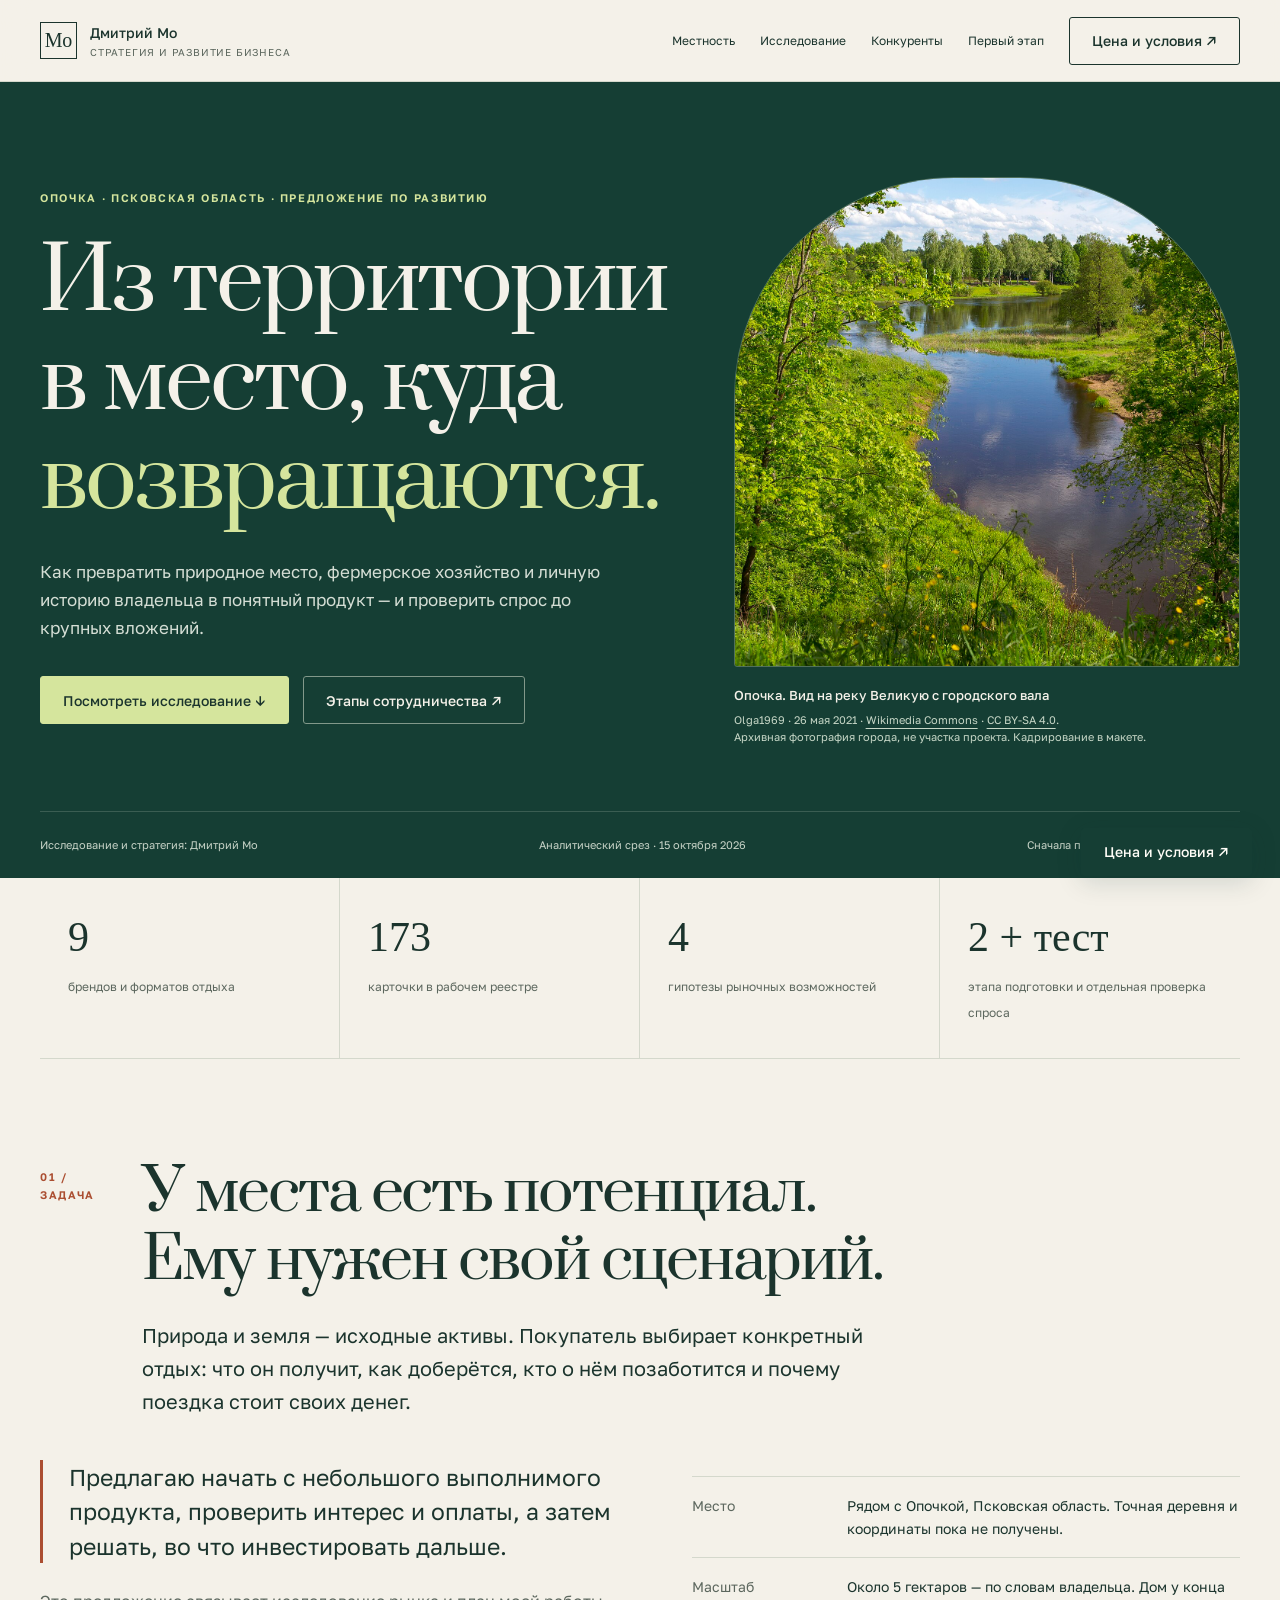
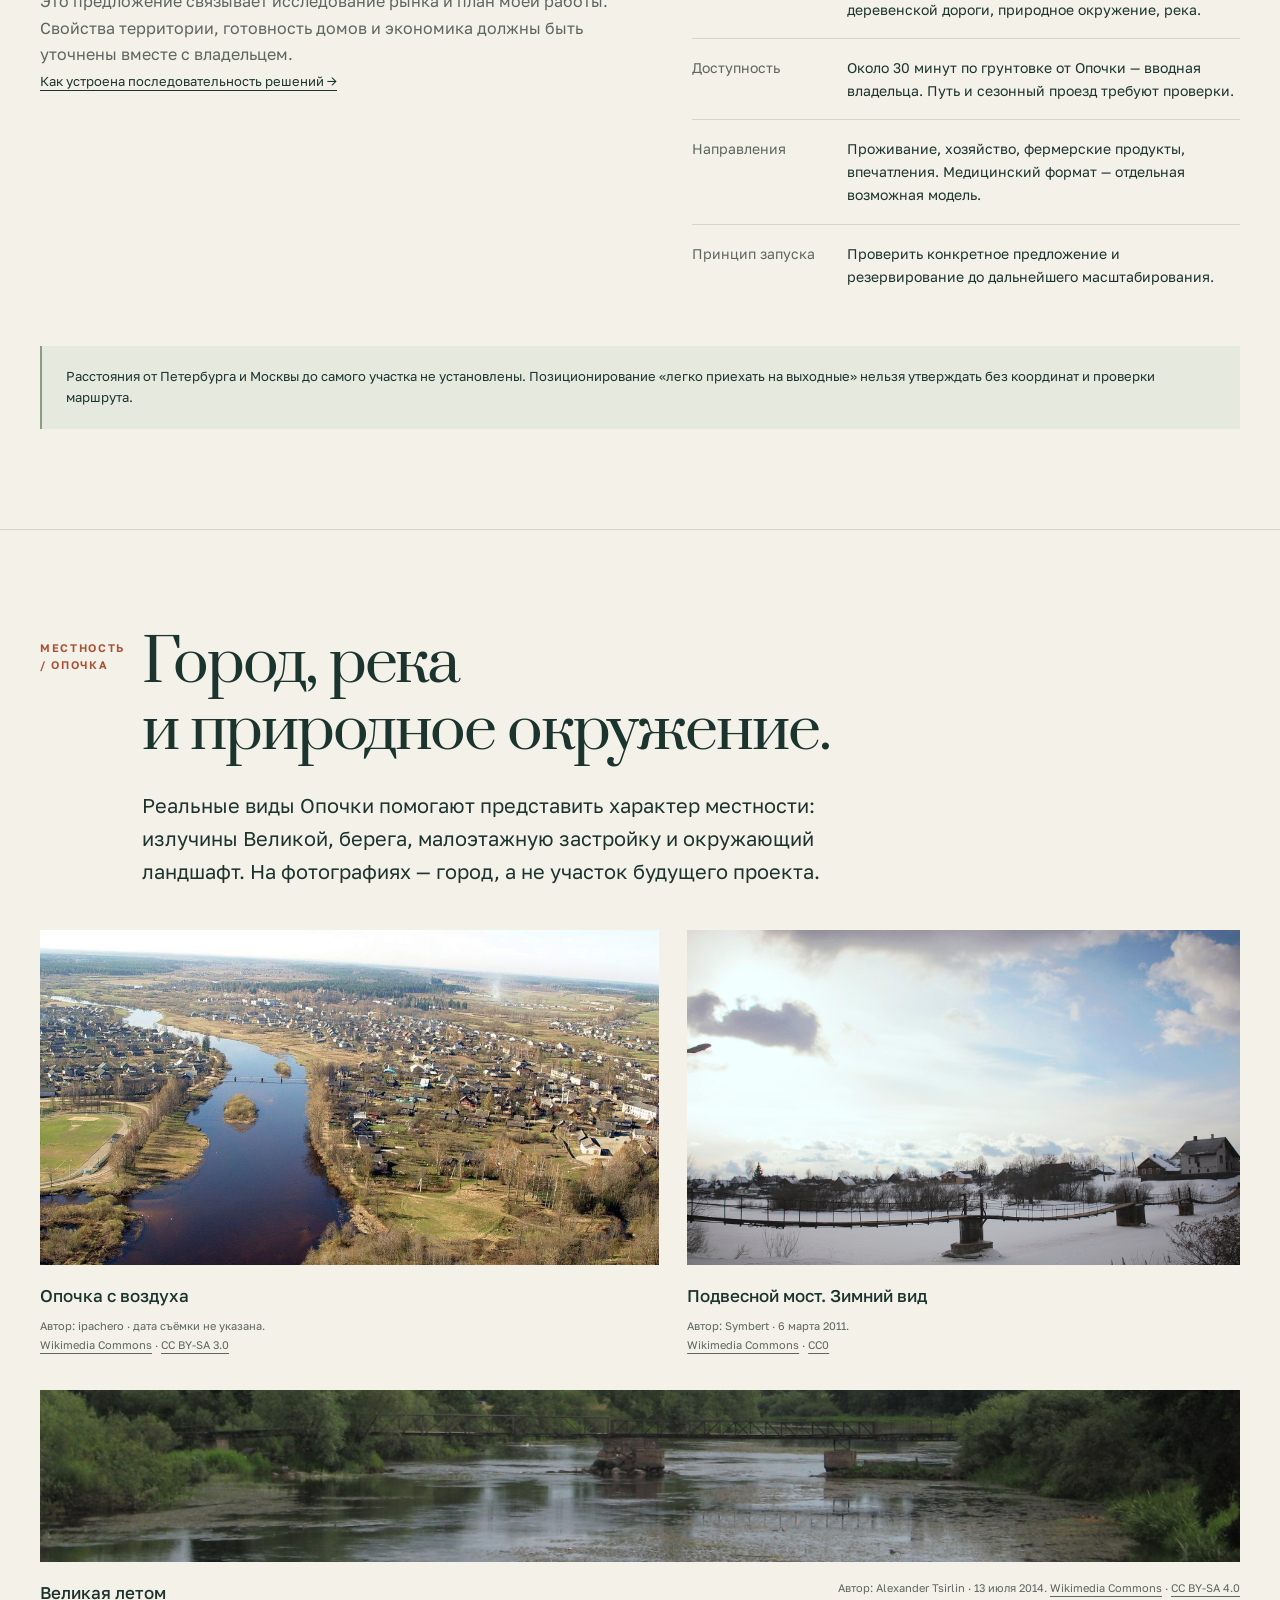
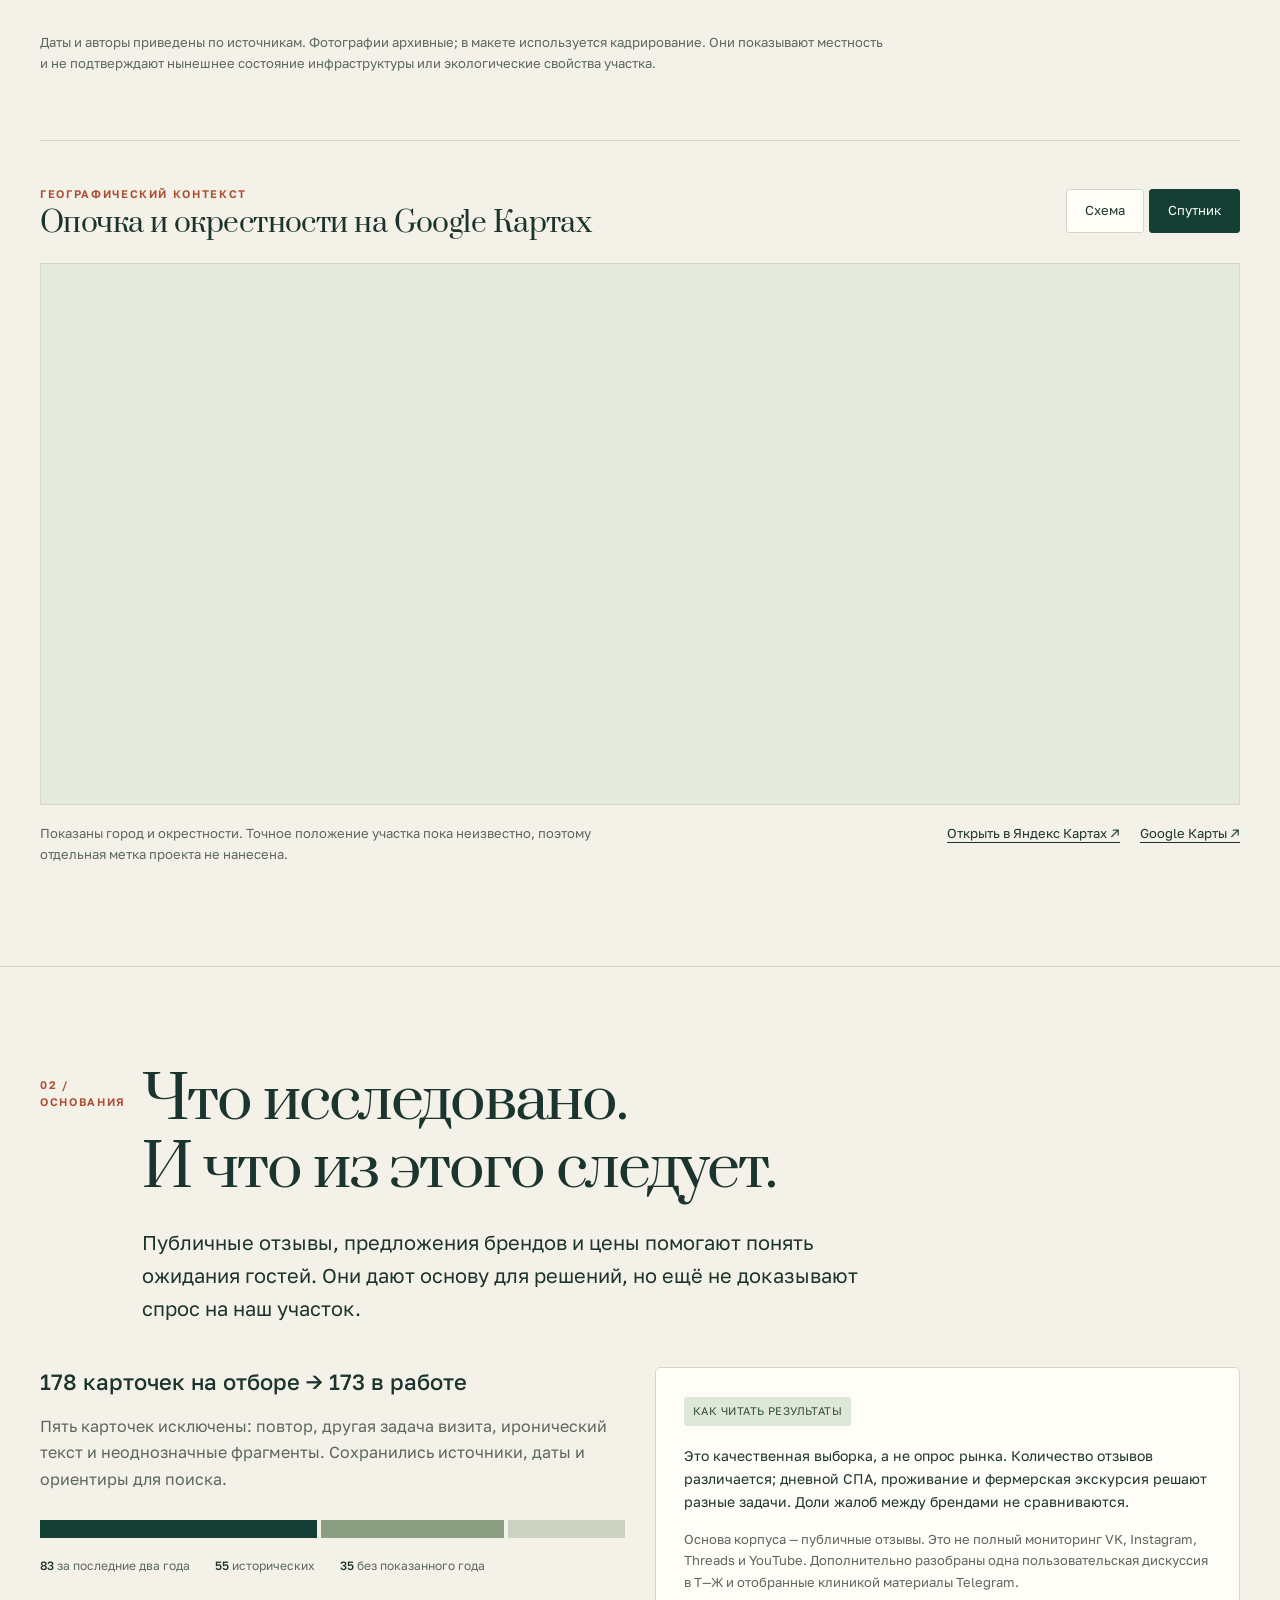
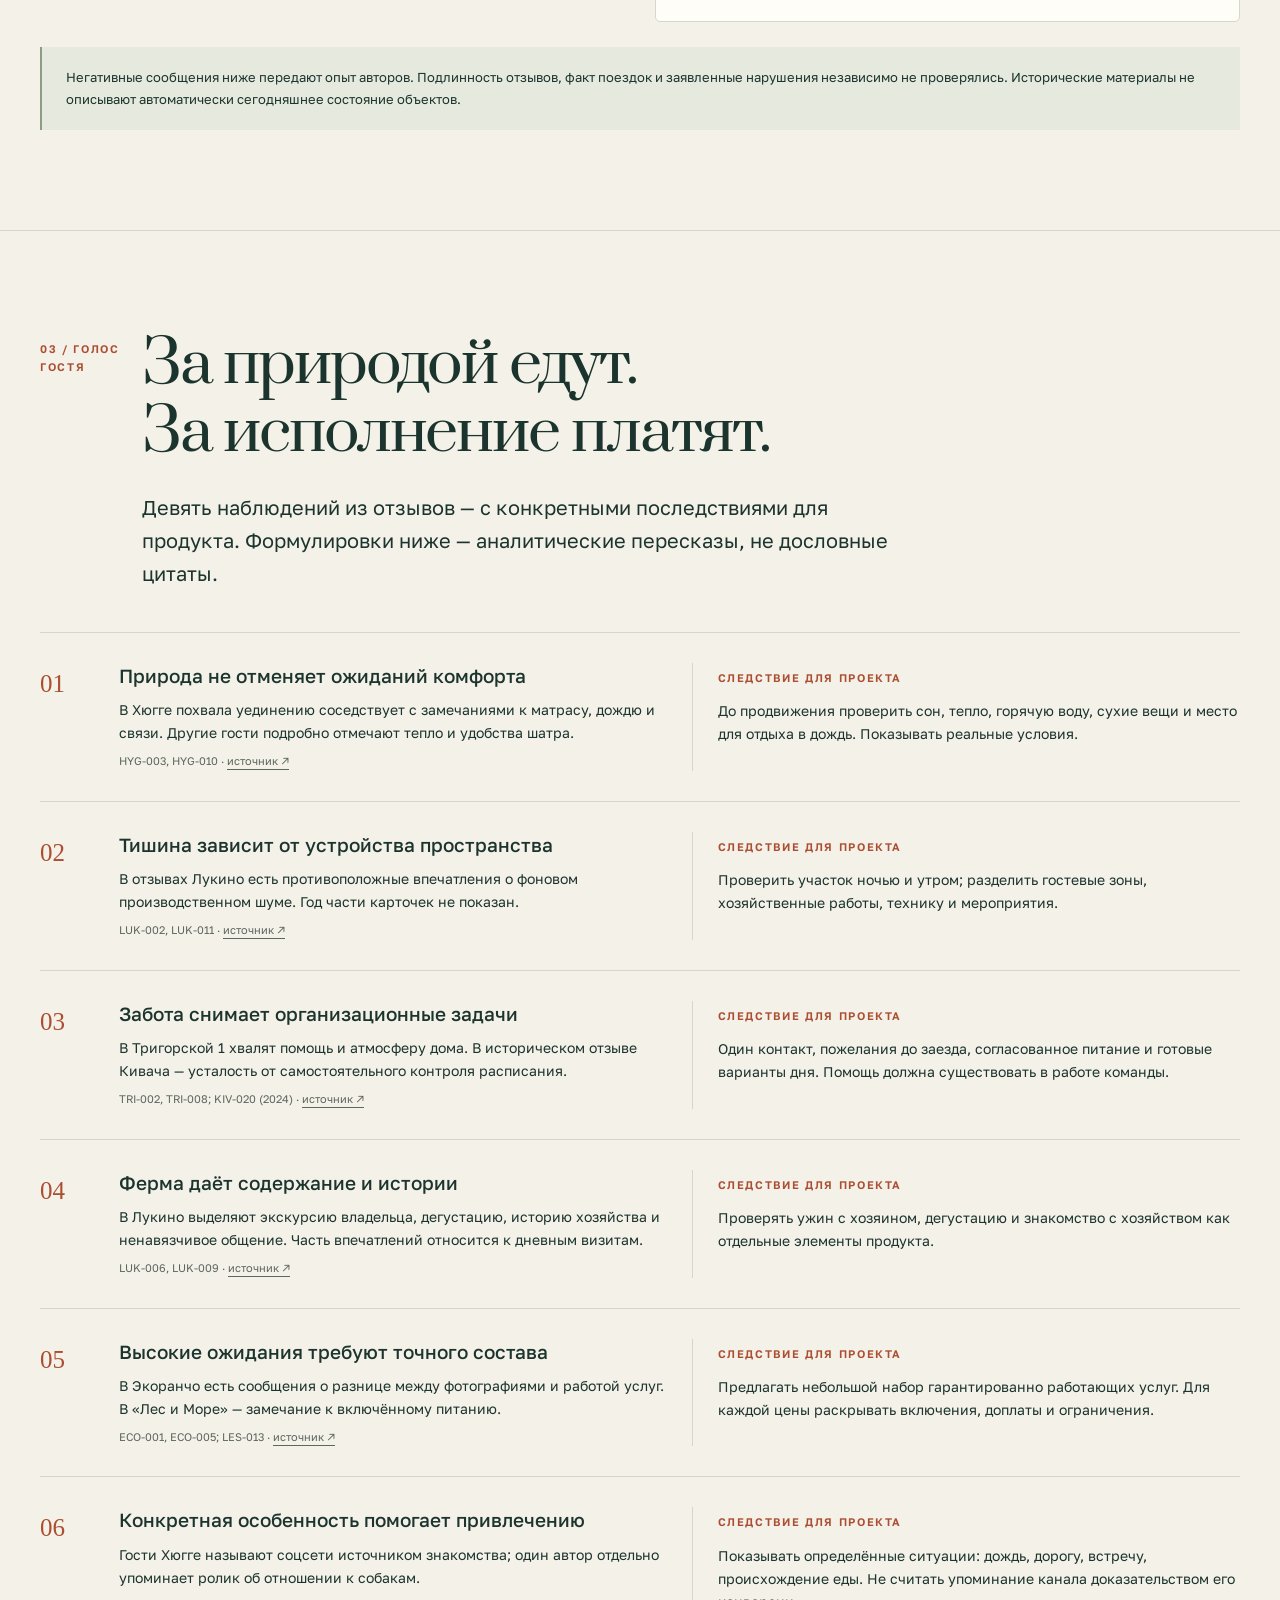
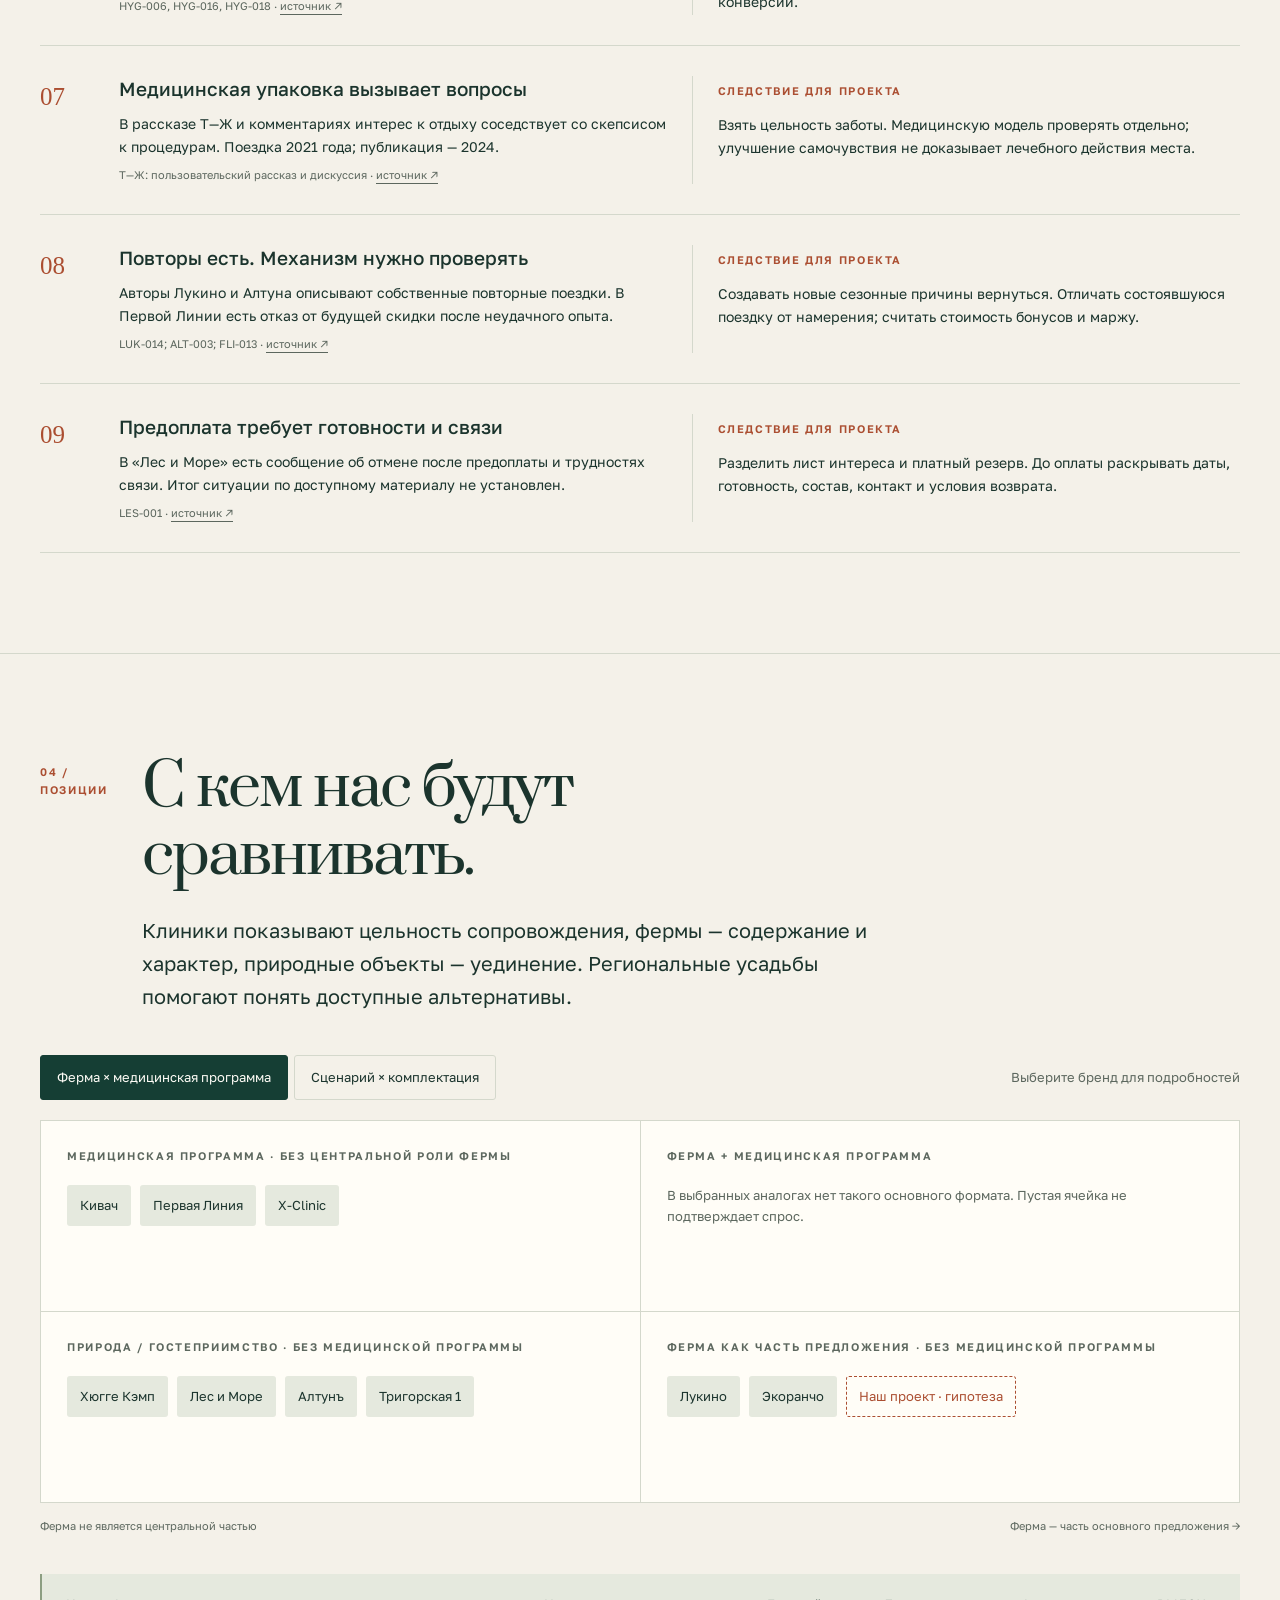
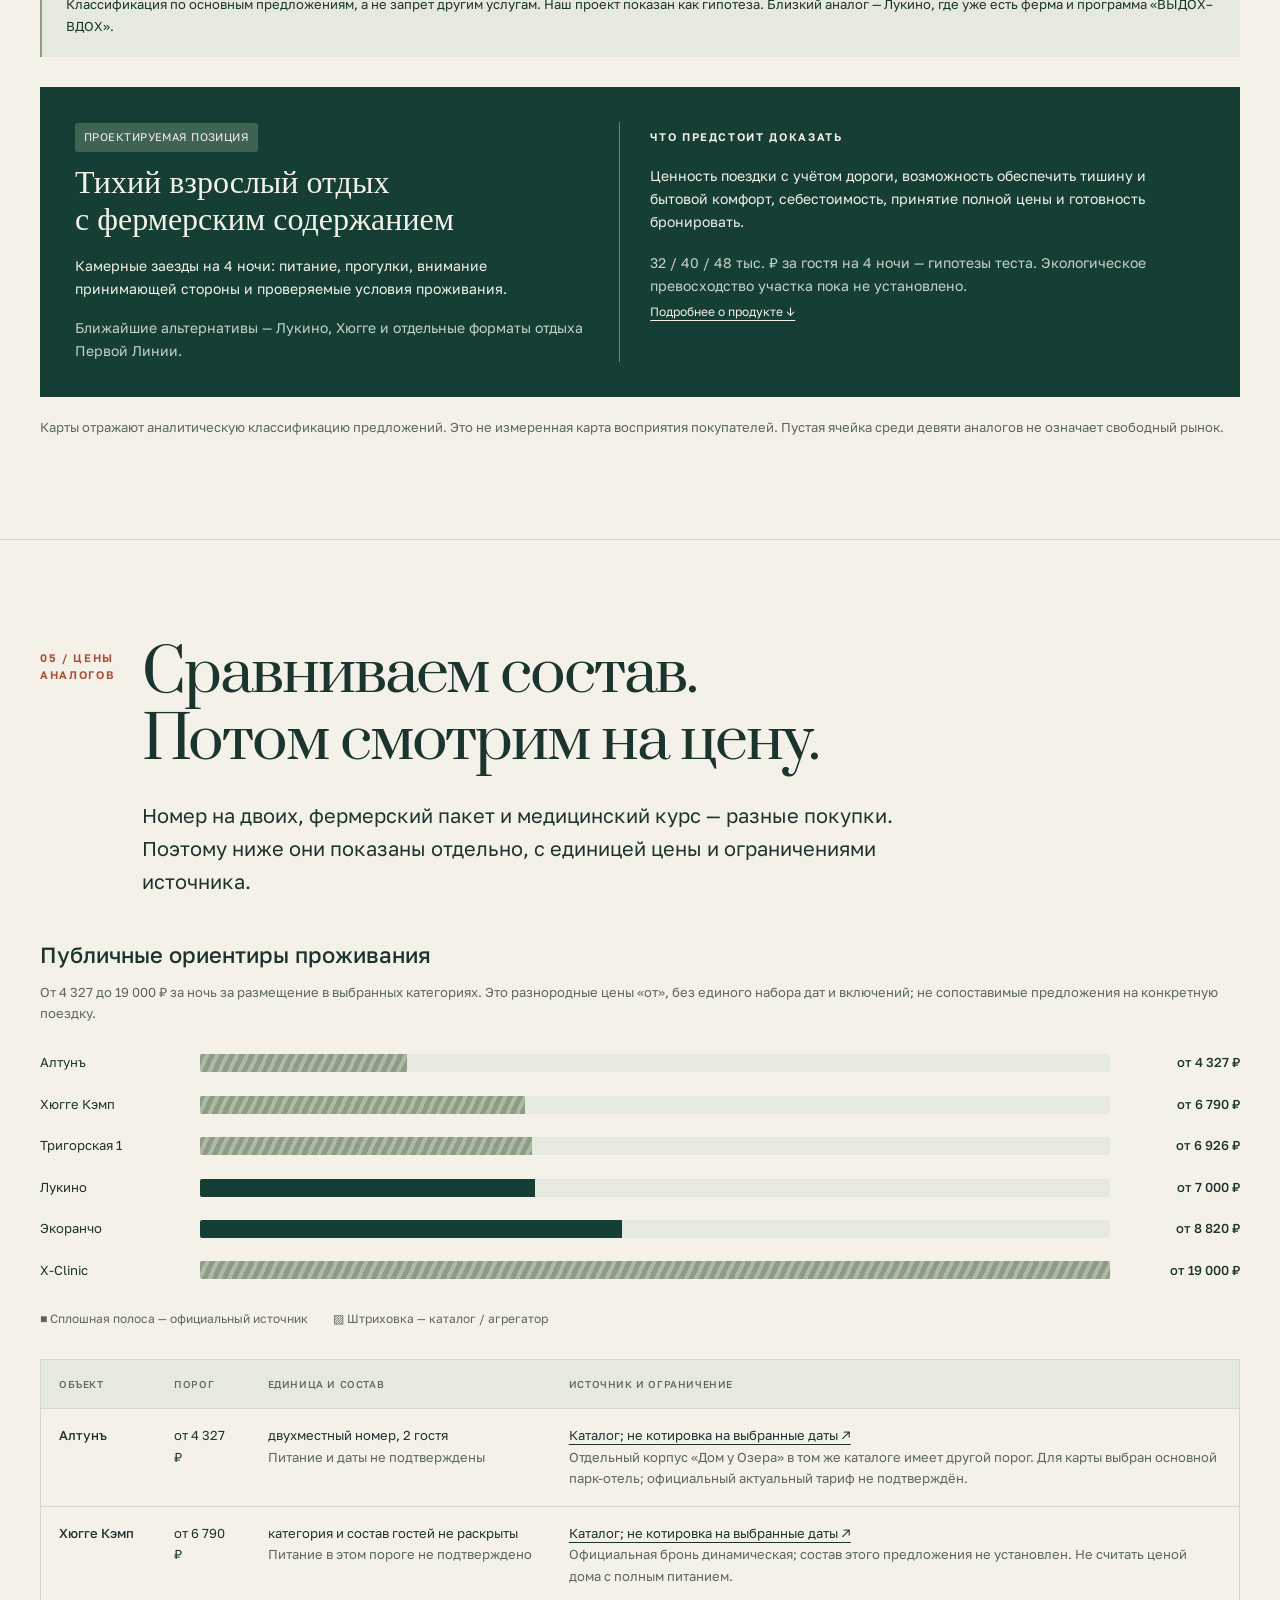
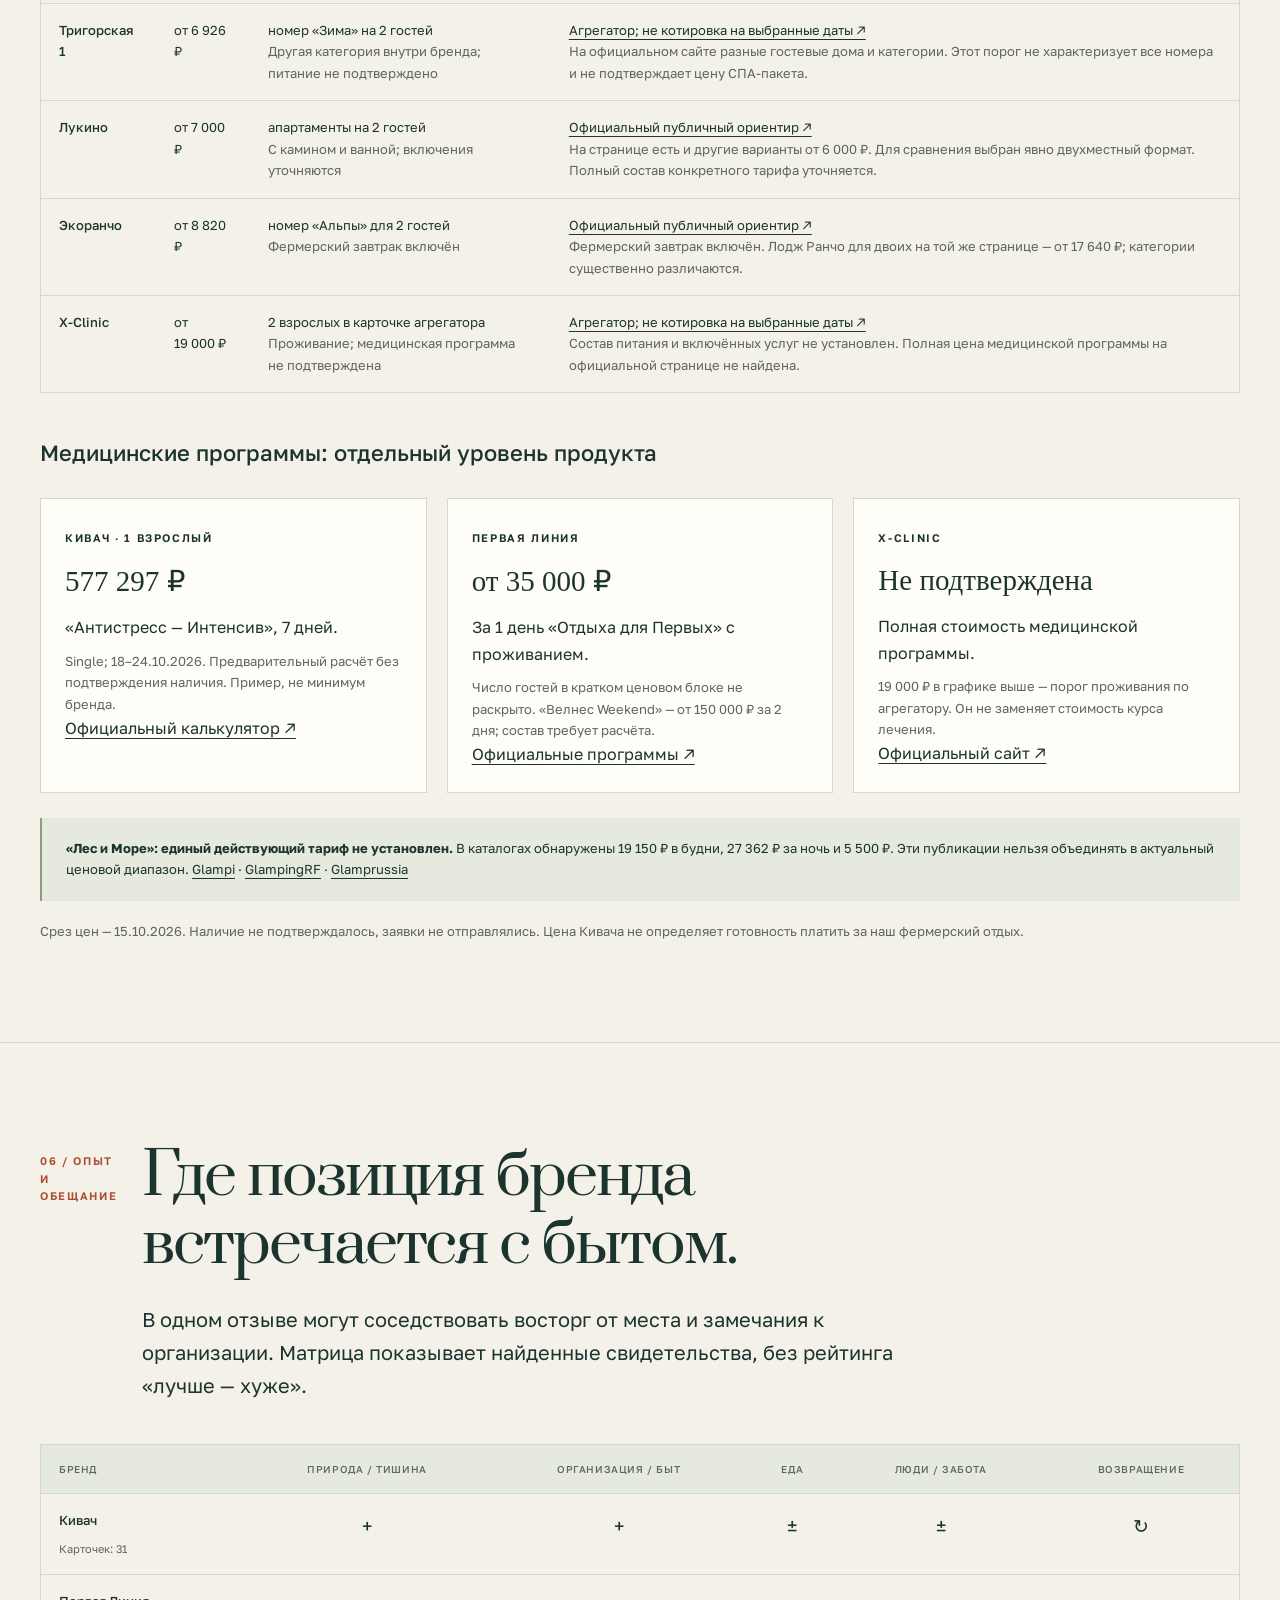
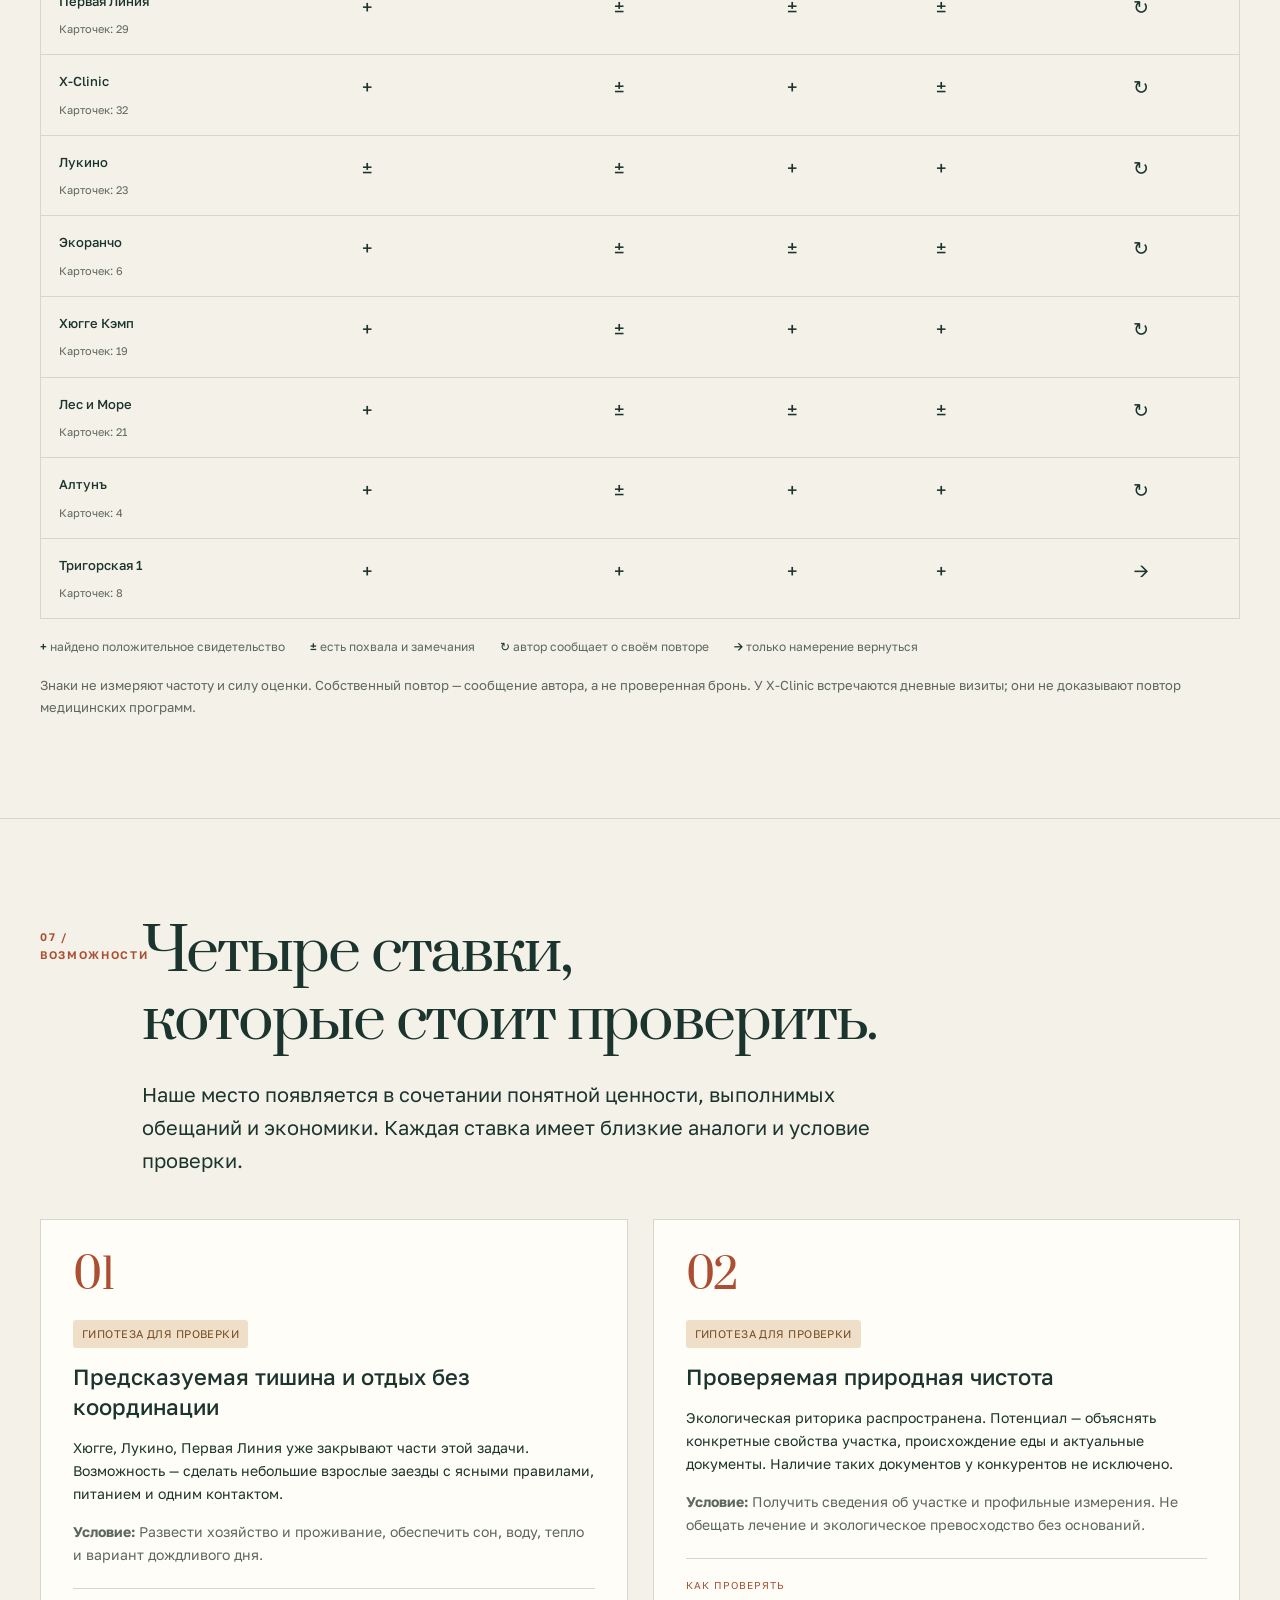
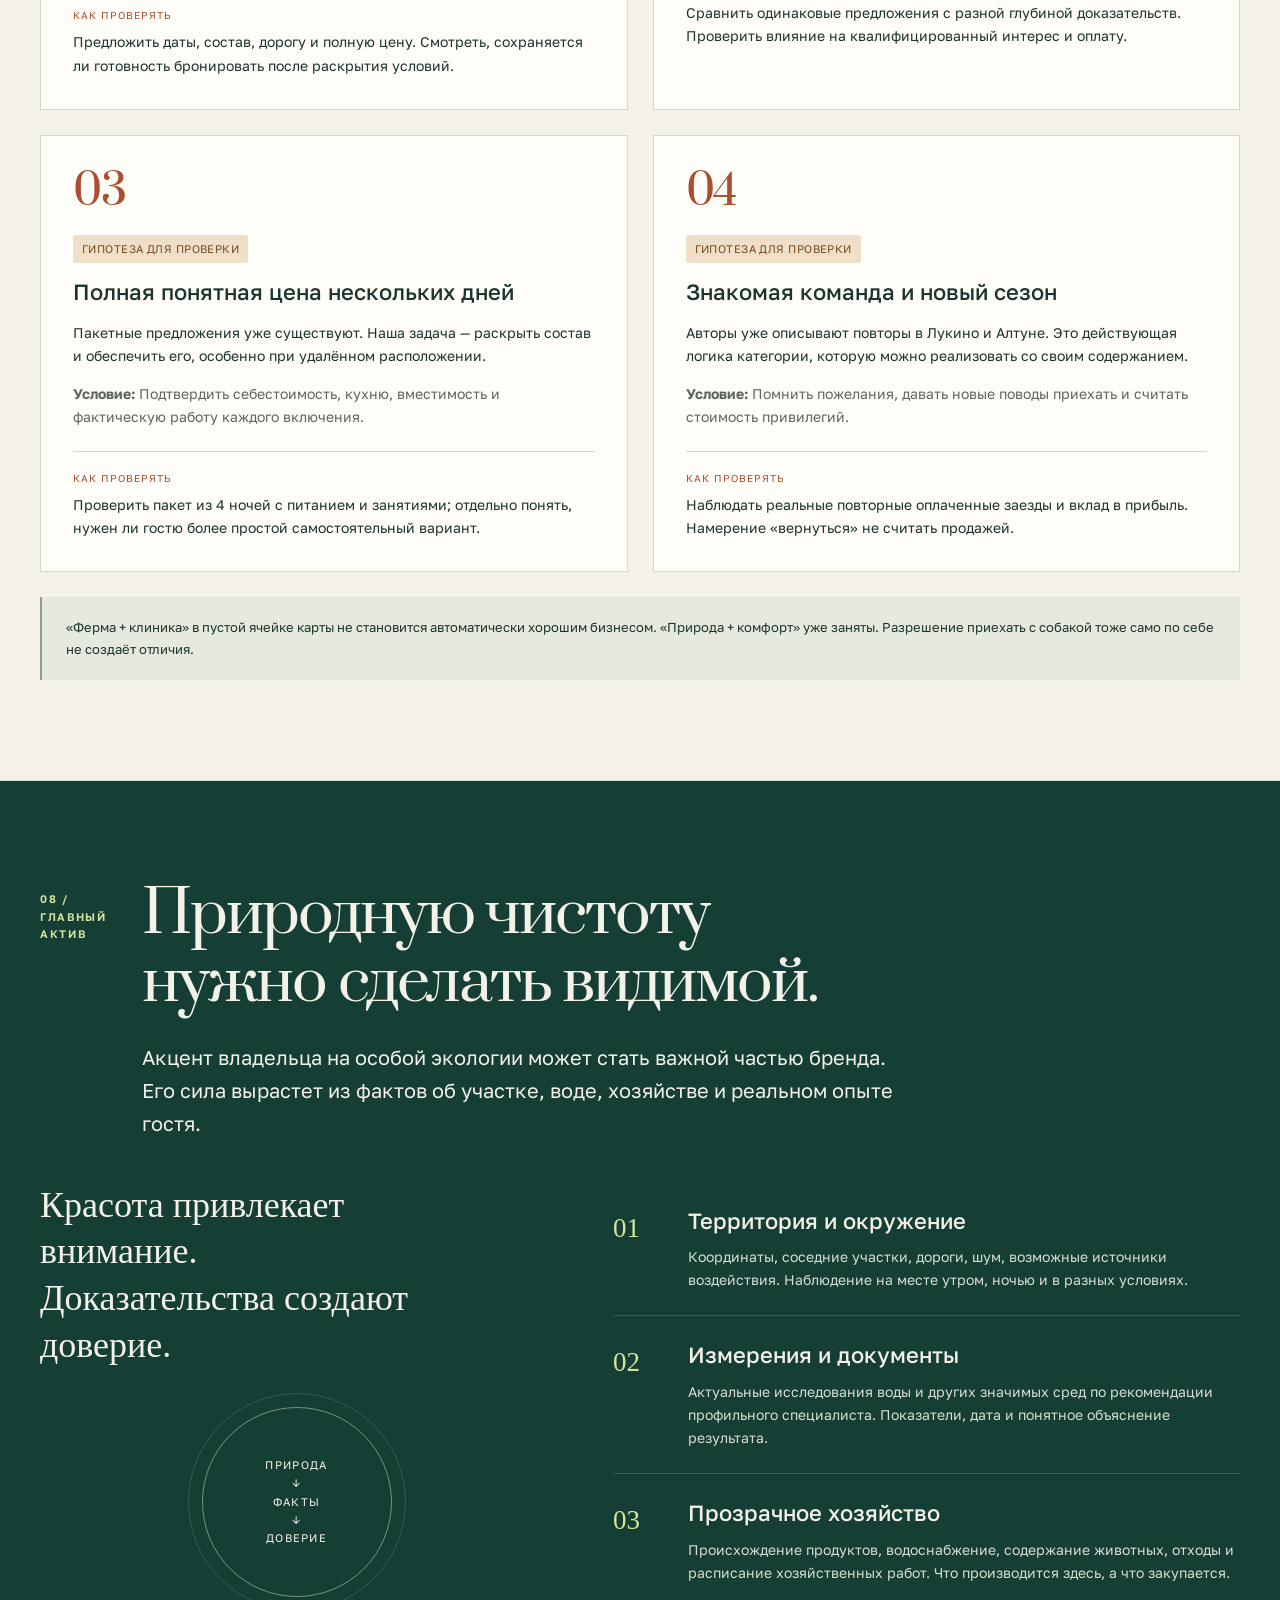
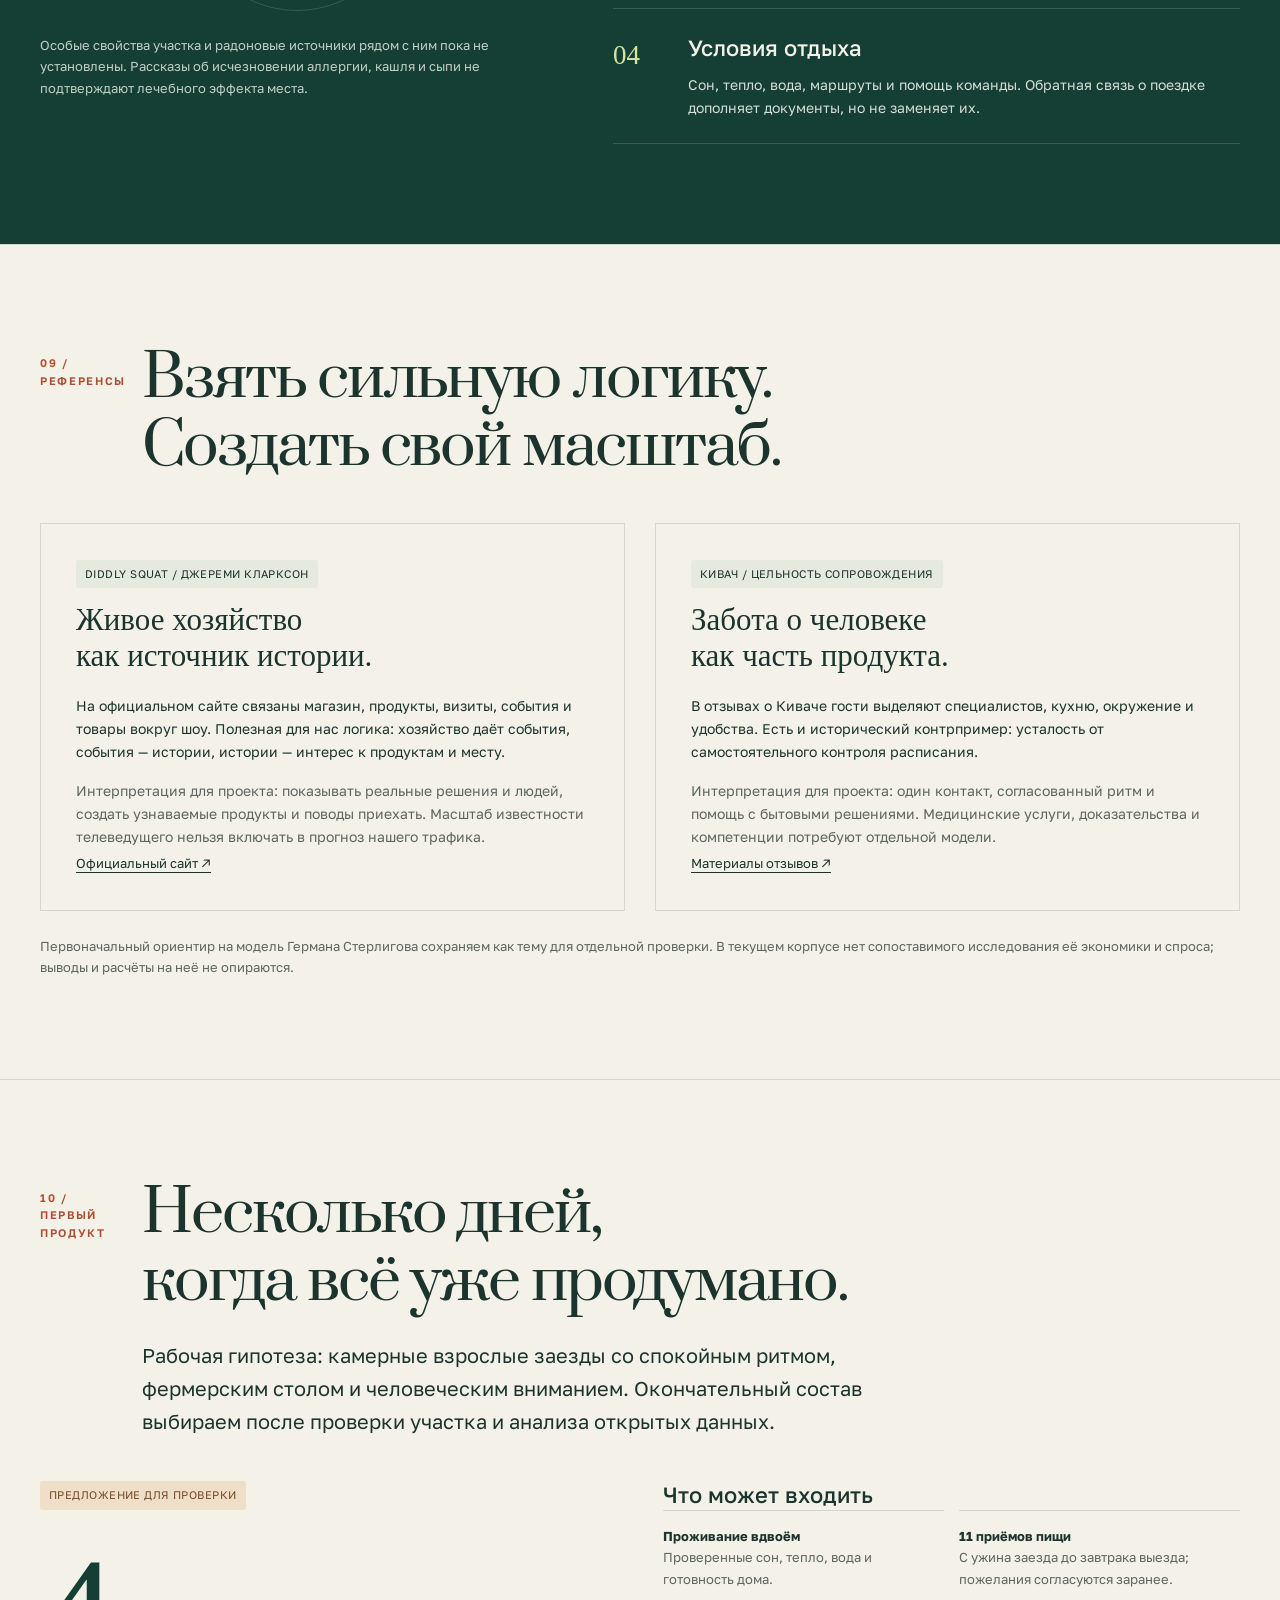
<file: index.html>
<!doctype html>
<html lang="ru">
<head><meta charset="utf-8"><meta name="viewport" content="width=device-width,initial-scale=1"><meta name="theme-color" content="#153e34"><meta name="description" content="Исследование загородного отдыха и стратегия запуска проекта рядом с Опочкой. Отзывы, конкуренты, продукт, этапы, стоимость и условия работы Дмитрия Мо."><title>Опочка — из территории в место, куда возвращаются · Дмитрий Мо</title><link rel="stylesheet" href="style.css"><link rel="stylesheet" href="territory.css"><link rel="icon" href="icon.svg" type="image/svg+xml"></head>
<body>
<a class="skip" href="#research">Перейти к исследованию</a>
<header class="topbar"><div class="wrap"><a class="brand" href="#top"><span class="monogram">Мо</span><span><strong>Дмитрий Мо</strong><small>Стратегия и развитие бизнеса</small></span></a><nav aria-label="Навигация"><a href="#territory">Местность</a><a href="#research">Исследование</a><a href="#competitors">Конкуренты</a><a href="stage-1.html">Первый этап</a><a class="btn" href="#pricing">Цена и условия ↗</a></nav></div><div class="progress" aria-hidden="true"></div></header>
<main id="top">
<section class="hero"><div class="wrap"><div class="hero-inner"><div class="hero-copy reveal"><div class="eyebrow">Опочка · Псковская область · Предложение по развитию</div><h1>Из территории<br>в место, куда<br><em>возвращаются.</em></h1><p>Как превратить природное место, фермерское хозяйство и личную историю владельца в понятный продукт — и проверить спрос до крупных вложений.</p><div class="row"><a class="btn btn-light" href="#research">Посмотреть исследование ↓</a><a class="btn" href="#pricing">Этапы сотрудничества ↗</a></div></div><div class="atlas photo-atlas"><figure><img class="hero-place-photo" src="assets/opochka-velikaya.jpg" alt="Река Великая в Опочке: зелёные берега и вид с городского вала" width="1920" height="1280" fetchpriority="high"><figcaption><strong>Опочка. Вид на реку Великую с городского вала</strong>Olga1969 · 26 мая 2021 · <a href="https://commons.wikimedia.org/wiki/File:Опочка,_вид_на_р.Великая.jpg" target="_blank" rel="noopener">Wikimedia Commons</a> · <a href="https://creativecommons.org/licenses/by-sa/4.0/" target="_blank" rel="noopener">CC BY-SA 4.0</a>.<br>Архивная фотография города, не участка проекта. Кадрирование в макете.</figcaption></figure></div></div><div class="hero-foot"><span>Исследование и стратегия: Дмитрий Мо</span><span>Аналитический срез · 15 октября 2026</span><span>Сначала проверяем. Затем расширяем.</span></div></div></section>
<div class="wrap stat-band"><div class="stat"><strong>9</strong><span>брендов и форматов отдыха</span></div><div class="stat"><strong>173</strong><span>карточки в рабочем реестре</span></div><div class="stat"><strong>4</strong><span>гипотезы рыночных возможностей</span></div><div class="stat"><strong>2 + тест</strong><span>этапа подготовки и отдельная проверка спроса</span></div></div>

<section class="section" id="brief"><div class="wrap"><div class="section-head"><span class="eyebrow">01 / Задача</span><div><h2>У места есть потенциал.<br>Ему нужен свой сценарий.</h2><p class="lead">Природа и земля — исходные активы. Покупатель выбирает конкретный отдых: что он получит, как доберётся, кто о нём позаботится и почему поездка стоит своих денег.</p></div></div><div class="brief-grid"><div><p class="statement">Предлагаю начать с небольшого выполнимого продукта, проверить интерес и оплаты, а затем решать, во что инвестировать дальше.</p><p class="muted" style="margin-top:25px">Это предложение связывает исследование рынка и план моей работы. Свойства территории, готовность домов и экономика должны быть уточнены вместе с владельцем.</p><a class="link" href="#roadmap">Как устроена последовательность решений →</a></div><dl><div class="definition"><dt>Место</dt><dd>Рядом с Опочкой, Псковская область. Точная деревня и координаты пока не получены.</dd></div><div class="definition"><dt>Масштаб</dt><dd>Около 5 гектаров — по словам владельца. Дом у конца деревенской дороги, природное окружение, река.</dd></div><div class="definition"><dt>Доступность</dt><dd>Около 30 минут по грунтовке от Опочки — вводная владельца. Путь и сезонный проезд требуют проверки.</dd></div><div class="definition"><dt>Направления</dt><dd>Проживание, хозяйство, фермерские продукты, впечатления. Медицинский формат — отдельная возможная модель.</dd></div><div class="definition"><dt>Принцип запуска</dt><dd>Проверить конкретное предложение и резервирование до дальнейшего масштабирования.</dd></div></dl></div><div class="note">Расстояния от Петербурга и Москвы до самого участка не установлены. Позиционирование «легко приехать на выходные» нельзя утверждать без координат и проверки маршрута.</div></div></section>

<section class="section territory" id="territory"><div class="wrap">
<div class="section-head"><span class="eyebrow">Местность / Опочка</span><div><h2>Город, река<br>и природное окружение.</h2><p class="lead">Реальные виды Опочки помогают представить характер местности: излучины Великой, берега, малоэтажную застройку и окружающий ландшафт. На фотографиях — город, а не участок будущего проекта.</p></div></div>
<div class="territory-gallery">
<figure class="place-photo"><a href="assets/opochka-aerial.jpg" target="_blank" rel="noopener" aria-label="Открыть фотографию Опочки с воздуха"><img src="assets/opochka-aerial.jpg" alt="Опочка с воздуха: река Великая, городская застройка и окружающий ландшафт" width="1024" height="685" loading="lazy"></a><figcaption><strong>Опочка с воздуха</strong><span>Автор: ipachero · дата съёмки не указана.<br><a href="https://commons.wikimedia.org/wiki/File:Опочка_с_воздуха.jpg" target="_blank" rel="noopener">Wikimedia Commons</a> · <a href="https://creativecommons.org/licenses/by-sa/3.0/" target="_blank" rel="noopener">CC BY-SA 3.0</a></span></figcaption></figure>
<figure class="place-photo"><a href="assets/opochka-bridge.jpg" target="_blank" rel="noopener" aria-label="Открыть фотографию подвесного моста в Опочке"><img src="assets/opochka-bridge.jpg" alt="Подвесной мост в Опочке зимой, река и городские дома на берегу" width="1920" height="960" loading="lazy"></a><figcaption><strong>Подвесной мост. Зимний вид</strong><span>Автор: Symbert · 6 марта 2011.<br><a href="https://commons.wikimedia.org/wiki/File:Висячий_мост.JPG" target="_blank" rel="noopener">Wikimedia Commons</a> · <a href="https://creativecommons.org/publicdomain/zero/1.0/" target="_blank" rel="noopener">CC0</a></span></figcaption></figure>
<figure class="place-photo panorama-photo"><a href="assets/opochka-panorama.jpg" target="_blank" rel="noopener" aria-label="Открыть панорамную фотографию Великой в Опочке"><img src="assets/opochka-panorama.jpg" alt="Летний панорамный вид реки Великой и пешеходного моста в Опочке" width="1920" height="274" loading="lazy"></a><figcaption><strong>Великая летом</strong><span>Автор: Alexander Tsirlin · 13 июля 2014. <a href="https://commons.wikimedia.org/wiki/File:Opochka-banner.jpg" target="_blank" rel="noopener">Wikimedia Commons</a> · <a href="https://creativecommons.org/licenses/by-sa/4.0/" target="_blank" rel="noopener">CC BY-SA 4.0</a></span></figcaption></figure>
</div>
<p class="small photo-context">Даты и авторы приведены по источникам. Фотографии архивные; в макете используется кадрирование. Они показывают местность и не подтверждают нынешнее состояние инфраструктуры или экологические свойства участка.</p>
<div class="territory-map" id="territory-map-section">
<div class="map-toolbar"><div><span class="eyebrow">Географический контекст</span><h3>Опочка и окрестности на Google Картах</h3></div><div class="map-layers" role="group" aria-label="Вид карты"><button type="button" data-map-layer="map" aria-pressed="false">Схема</button><button type="button" data-map-layer="sat" aria-pressed="true">Спутник</button></div></div>
<div class="real-map-frame"><iframe id="territory-map" title="Спутниковый вид Опочки и окрестностей — Google Карты" src="https://maps.google.com/maps?q=%D0%9E%D0%BF%D0%BE%D1%87%D0%BA%D0%B0%2C%20%D0%9F%D1%81%D0%BA%D0%BE%D0%B2%D1%81%D0%BA%D0%B0%D1%8F%20%D0%BE%D0%B1%D0%BB%D0%B0%D1%81%D1%82%D1%8C&amp;z=11&amp;t=k&amp;output=embed&amp;hl=ru" width="1200" height="540" loading="lazy" allowfullscreen referrerpolicy="no-referrer-when-downgrade"></iframe></div>
<div class="map-footer"><p class="small">Показаны город и окрестности. Точное положение участка пока неизвестно, поэтому отдельная метка проекта не нанесена.</p><div class="row"><a class="link" href="https://yandex.ru/maps/20633/opochka/?ll=28.658927%2C56.713993&amp;z=11" target="_blank" rel="noopener">Открыть в Яндекс Картах ↗</a><a class="link" href="https://www.google.com/maps/search/?api=1&amp;query=Опочка%2C+Псковская+область" target="_blank" rel="noopener">Google Карты ↗</a></div></div>
</div></div></section>


<section class="section" id="research"><div class="wrap"><div class="section-head"><span class="eyebrow">02 / Основания</span><div><h2>Что исследовано.<br>И что из этого следует.</h2><p class="lead">Публичные отзывы, предложения брендов и цены помогают понять ожидания гостей. Они дают основу для решений, но ещё не доказывают спрос на наш участок.</p></div></div><div class="grid2"><div><h3>178 карточек на отборе → 173 в работе</h3><p class="muted" style="margin-top:16px">Пять карточек исключены: повтор, другая задача визита, иронический текст и неоднозначные фрагменты. Сохранились источники, даты и ориентиры для поиска.</p><div class="count-strip" role="img" aria-label="83 отзыва с датой за два года, 55 исторических, 35 без показанного года"><i style="flex:83"></i><i style="flex:55"></i><i style="flex:35"></i></div><div class="legend"><span><b>83</b> за последние два года</span><span><b>55</b> исторических</span><span><b>35</b> без показанного года</span></div></div><div class="box"><span class="tag fact">Как читать результаты</span><p style="margin-top:18px;font-size:14px">Это качественная выборка, а не опрос рынка. Количество отзывов различается; дневной СПА, проживание и фермерская экскурсия решают разные задачи. Доли жалоб между брендами не сравниваются.</p><p class="small">Основа корпуса — публичные отзывы. Это не полный мониторинг VK, Instagram, Threads и YouTube. Дополнительно разобраны одна пользовательская дискуссия в Т—Ж и отобранные клиникой материалы Telegram.</p></div></div><div class="note">Негативные сообщения ниже передают опыт авторов. Подлинность отзывов, факт поездок и заявленные нарушения независимо не проверялись. Исторические материалы не описывают автоматически сегодняшнее состояние объектов.</div></div></section>

<section class="section" id="insights"><div class="wrap"><div class="section-head"><span class="eyebrow">03 / Голос гостя</span><div><h2>За природой едут.<br>За исполнение платят.</h2><p class="lead">Девять наблюдений из отзывов — с конкретными последствиями для продукта. Формулировки ниже — аналитические пересказы, не дословные цитаты.</p></div></div><div class="findings" id="findings"></div></div></section>

<section class="section" id="competitors"><div class="wrap"><div class="section-head"><span class="eyebrow">04 / Позиции</span><div><h2>С кем нас будут<br>сравнивать.</h2><p class="lead">Клиники показывают цельность сопровождения, фермы — содержание и характер, природные объекты — уединение. Региональные усадьбы помогают понять доступные альтернативы.</p></div></div><div class="map-toolbar"><div class="tabs" role="tablist" aria-label="Позиционные карты"><button type="button" role="tab" id="tab-format" aria-selected="true" aria-controls="map-area" data-map="format">Ферма × медицинская программа</button><button type="button" role="tab" id="tab-package" aria-selected="false" aria-controls="map-area" data-map="package">Сценарий × комплектация</button></div><span class="small">Выберите бренд для подробностей</span></div><div id="map-area" role="tabpanel" aria-labelledby="tab-format"></div><div class="note" id="map-note"></div><div class="brand-panel" id="brand-panel" aria-live="polite"></div><p class="small" style="margin-top:20px">Карты отражают аналитическую классификацию предложений. Это не измеренная карта восприятия покупателей. Пустая ячейка среди девяти аналогов не означает свободный рынок.</p></div></section>

<section class="section" id="prices"><div class="wrap"><div class="section-head"><span class="eyebrow">05 / Цены аналогов</span><div><h2>Сравниваем состав.<br>Потом смотрим на цену.</h2><p class="lead">Номер на двоих, фермерский пакет и медицинский курс — разные покупки. Поэтому ниже они показаны отдельно, с единицей цены и ограничениями источника.</p></div></div><h3>Публичные ориентиры проживания</h3><p class="small" style="margin-top:12px">От 4 327 до 19 000 ₽ за ночь за размещение в выбранных категориях. Это разнородные цены «от», без единого набора дат и включений; не сопоставимые предложения на конкретную поездку.</p><div class="price-bars" id="price-bars"></div><div class="legend"><span>■ Сплошная полоса — официальный источник</span><span>▨ Штриховка — каталог / агрегатор</span></div><div class="table-wrap" style="margin-top:30px"><table><thead><tr><th>Объект</th><th>Порог</th><th>Единица и состав</th><th>Источник и ограничение</th></tr></thead><tbody id="room-table"></tbody></table></div><h3 style="margin-top:45px">Медицинские программы: отдельный уровень продукта</h3><div class="medical" id="medical-prices"></div><div class="note"><strong>«Лес и Море»: единый действующий тариф не установлен.</strong> В каталогах обнаружены 19 150 ₽ в будни, 27 362 ₽ за ночь и 5 500 ₽. Эти публикации нельзя объединять в актуальный ценовой диапазон. <a href="https://www.glampi.ru/catalog/glempings/les_i_more_spirovskiy_ostrov/" target="_blank" rel="noopener">Glampi</a> · <a href="https://glampingrf.ru/glampings/les-i-more-1759/" target="_blank" rel="noopener">GlampingRF</a> · <a href="https://glamprussia.ru/glamping/glemping-les-i-more/" target="_blank" rel="noopener">Glamprussia</a></div><p class="small" style="margin-top:20px">Срез цен — 15.10.2026. Наличие не подтверждалось, заявки не отправлялись. Цена Кивача не определяет готовность платить за наш фермерский отдых.</p></div></section>

<section class="section" id="review-map"><div class="wrap"><div class="section-head"><span class="eyebrow">06 / Опыт и обещание</span><div><h2>Где позиция бренда<br>встречается с бытом.</h2><p class="lead">В одном отзыве могут соседствовать восторг от места и замечания к организации. Матрица показывает найденные свидетельства, без рейтинга «лучше — хуже».</p></div></div><div class="table-wrap"><table class="heatmap"><thead><tr><th>Бренд</th><th>Природа / тишина</th><th>Организация / быт</th><th>Еда</th><th>Люди / забота</th><th>Возвращение</th></tr></thead><tbody id="heatmap-body"></tbody></table></div><div class="legend" style="margin-top:18px"><span><b>+</b> найдено положительное свидетельство</span><span><b>±</b> есть похвала и замечания</span><span><b>↻</b> автор сообщает о своём повторе</span><span><b>→</b> только намерение вернуться</span></div><p class="small" style="margin-top:18px">Знаки не измеряют частоту и силу оценки. Собственный повтор — сообщение автора, а не проверенная бронь. У X-Clinic встречаются дневные визиты; они не доказывают повтор медицинских программ.</p></div></section>

<section class="section" id="gaps"><div class="wrap"><div class="section-head"><span class="eyebrow">07 / Возможности</span><div><h2>Четыре ставки,<br>которые стоит проверить.</h2><p class="lead">Наше место появляется в сочетании понятной ценности, выполнимых обещаний и экономики. Каждая ставка имеет близкие аналоги и условие проверки.</p></div></div><div class="gap-grid" id="gaps-grid"></div><div class="note">«Ферма + клиника» в пустой ячейке карты не становится автоматически хорошим бизнесом. «Природа + комфорт» уже заняты. Разрешение приехать с собакой тоже само по себе не создаёт отличия.</div></div></section>

<section class="section dark" id="ecology"><div class="wrap"><div class="section-head"><span class="eyebrow">08 / Главный актив</span><div><h2>Природную чистоту<br>нужно сделать видимой.</h2><p class="lead">Акцент владельца на особой экологии может стать важной частью бренда. Его сила вырастет из фактов об участке, воде, хозяйстве и реальном опыте гостя.</p></div></div><div class="ecology-layout"><div><p class="eco-statement">Красота привлекает внимание.<br>Доказательства создают доверие.</p><div class="outline-circle"><span>Природа<br>↓<br>Факты<br>↓<br>Доверие</span></div><p class="small">Особые свойства участка и радоновые источники рядом с ним пока не установлены. Рассказы об исчезновении аллергии, кашля и сыпи не подтверждают лечебного эффекта места.</p></div><div class="ecology-list"><div class="ecology-item"><div><h3>Территория и окружение</h3><p>Координаты, соседние участки, дороги, шум, возможные источники воздействия. Наблюдение на месте утром, ночью и в разных условиях.</p></div></div><div class="ecology-item"><div><h3>Измерения и документы</h3><p>Актуальные исследования воды и других значимых сред по рекомендации профильного специалиста. Показатели, дата и понятное объяснение результата.</p></div></div><div class="ecology-item"><div><h3>Прозрачное хозяйство</h3><p>Происхождение продуктов, водоснабжение, содержание животных, отходы и расписание хозяйственных работ. Что производится здесь, а что закупается.</p></div></div><div class="ecology-item"><div><h3>Условия отдыха</h3><p>Сон, тепло, вода, маршруты и помощь команды. Обратная связь о поездке дополняет документы, но не заменяет их.</p></div></div></div></div></div></section>

<section class="section" id="references"><div class="wrap"><div class="section-head"><span class="eyebrow">09 / Референсы</span><div><h2>Взять сильную логику.<br>Создать свой масштаб.</h2></div></div><div class="reference-grid"><div><span class="tag">Diddly Squat / Джереми Кларксон</span><h3>Живое хозяйство<br>как источник истории.</h3><p>На официальном сайте связаны магазин, продукты, визиты, события и товары вокруг шоу. Полезная для нас логика: хозяйство даёт события, события — истории, истории — интерес к продуктам и месту.</p><p class="small">Интерпретация для проекта: показывать реальные решения и людей, создать узнаваемые продукты и поводы приехать. Масштаб известности телеведущего нельзя включать в прогноз нашего трафика.</p><a class="link" href="https://diddlysquatfarmshop.com/" target="_blank" rel="noopener">Официальный сайт ↗</a></div><div><span class="tag">Кивач / цельность сопровождения</span><h3>Забота о человеке<br>как часть продукта.</h3><p>В отзывах о Киваче гости выделяют специалистов, кухню, окружение и удобства. Есть и исторический контрпример: усталость от самостоятельного контроля расписания.</p><p class="small">Интерпретация для проекта: один контакт, согласованный ритм и помощь с бытовыми решениями. Медицинские услуги, доказательства и компетенции потребуют отдельной модели.</p><a class="link" href="https://yandex.com/maps/org/kivach/243085162466/reviews/" target="_blank" rel="noopener">Материалы отзывов ↗</a></div></div><p class="small" style="margin-top:25px">Первоначальный ориентир на модель Германа Стерлигова сохраняем как тему для отдельной проверки. В текущем корпусе нет сопоставимого исследования её экономики и спроса; выводы и расчёты на неё не опираются.</p></div></section>

<section class="section" id="product"><div class="wrap"><div class="section-head"><span class="eyebrow">10 / Первый продукт</span><div><h2>Несколько дней,<br>когда всё уже продумано.</h2><p class="lead">Рабочая гипотеза: камерные взрослые заезды со спокойным ритмом, фермерским столом и человеческим вниманием. Окончательный состав выбираем после проверки участка и анализа открытых данных.</p></div></div><div class="product"><div><span class="tag hyp">Предложение для проверки</span><div class="product-number" style="margin-top:30px">4<small>ночи · первый проектируемый формат</small></div><p>Человеку не нужно собирать отдых по частям. Он заранее понимает дорогу, условия, еду и возможные занятия — и может выбирать спокойный ритм без плотного расписания.</p><p class="small">Семейные заезды и дневной поток рассматриваются отдельно, чтобы не разрушать обещание тишины для взрослых.</p></div><div><h3>Что может входить</h3><div class="inclusions"><div><strong>Проживание вдвоём</strong><p class="small">Проверенные сон, тепло, вода и готовность дома.</p></div><div><strong>11 приёмов пищи</strong><p class="small">С ужина заезда до завтрака выезда; пожелания согласуются заранее.</p></div><div><strong>Две прогулки</strong><p class="small">Маршруты с сопровождением, доступные по сезону и погоде.</p></div><div><strong>Одно знакомство с хозяйством</strong><p class="small">Дегустация или участие в доступном процессе.</p></div><div><strong>Контакт принимающей стороны</strong><p class="small">Помощь с вопросами до поездки и на месте.</p></div><div><strong>Вариант дождливого дня</strong><p class="small">Тёплое пространство и необязательное занятие.</p></div></div><p class="small" style="margin-top:22px">Наличие этих возможностей пока не подтверждено. Баня и дорога в базовый состав не включены до расчёта их стоимости. Встреча с хозяином может быть частью ужина.</p></div></div><div class="rule"></div><h3>Три гипотезы цены на одинаковый состав</h3><div class="guest-price"><div><span class="small">За гостя / 4 ночи</span><strong>32 000 ₽</strong><span class="small">64 000 ₽ за двоих</span></div><div><span class="small">За гостя / 4 ночи</span><strong>40 000 ₽</strong><span class="small">80 000 ₽ за двоих</span></div><div><span class="small">За гостя / 4 ночи</span><strong>48 000 ₽</strong><span class="small">96 000 ₽ за двоих</span></div></div><p class="small" style="margin-top:20px">Это экспериментальные уровни, а не доказанная готовность рынка платить и не тариф готового объекта. Сначала проверяем себестоимость и нижнюю допустимую цену. Заявленный интерес не заменяет оплату.</p></div></section>

<section class="section" id="returns"><div class="wrap"><div class="section-head"><span class="eyebrow">11 / Возвращения</span><div><h2>Три посещения.<br>Три разных повода.</h2><p class="lead">Для загородного места важны сезон, знакомая команда и качество прошлого опыта. Бонус помогает следующей покупке, когда сам отдых уже оправдал ожидания.</p></div></div><div class="season-cards"><div class="season"><div class="serif">01</div><h3>Знакомство с местом</h3><p>Убедиться, что формат подходит. Спокойный приём, внимание к пожеланиям и небольшой персональный комплимент.</p><div class="rule"></div><p class="small">Измеряем: исполнение обещаний, причины недовольства, интерес к другому сезону.</p></div><div class="season"><div class="serif">02</div><h3>Новый сезон</h3><p>Вернуться за другим опытом: сезонной кухней, маршрутом или работой хозяйства. Возможная привилегия — включённая дегустация.</p><div class="rule"></div><p class="small">Измеряем: оплаченную повторную поездку, стоимость бонуса и маржу.</p></div><div class="season"><div class="serif">03</div><h3>Своё знакомое место</h3><p>Приехать в привычную атмосферу, возможно — со своим кругом. Приоритет выбора дат или подходящий персональный сценарий.</p><div class="rule"></div><p class="small">Измеряем: следующие поездки, оплаченные рекомендации и вклад в прибыль.</p></div></div><div class="note">Здесь три посещения — первый приезд и два возвращения. Для трёх именно возвращений добавляется четвёртый визит. Растущие скидки допустимы после расчёта маржи, ограничений по датам и стоимости привилегий. «Третий визит создаёт привычку» этим исследованием не доказано.</div></div></section>

<section class="section" id="demand"><div class="wrap"><div class="section-head"><span class="eyebrow">12 / Проверка спроса</span><div><h2>От красивой идеи —<br>к конкретному решению гостя.</h2><p class="lead">Сравнить два мотива: «спокойный отдых с заботой» и «фермерская еда и жизнь хозяйства». В обоих случаях заранее раскрыть цену, дорогу, даты и условия.</p></div></div><div class="funnel"><div><b>01</b>Обращение</div><div><b>02</b>Подошли дорога, даты и формат</div><div><b>03</b>Принята цена и комплектация</div><div><b>04</b>Оформлен платный резерв</div><div><b>05</b>Резерв сохранён → поездка состоялась</div></div><div class="grid2" style="margin-top:35px"><div class="box"><h3>Что считать</h3><p class="small">Стоимость квалифицированного обращения и оплаты, конверсию, возвраты и отмены, маржинальный доход первой покупки. Знакомые владельца учитываются отдельно от новой аудитории.</p></div><div class="box"><h3>На основании чего расширяться</h3><p class="small">Одновременно подтверждены покупки, возможность исполнить обещанное и приемлемая экономика. Если наблюдений мало, вывод остаётся ограниченным; будущее возвращение гостей не финансирует базовый сценарий.</p></div></div><div class="note">Лист интереса и платная бронь — разные события. Принимать деньги можно за определённый выполнимый продукт с раскрытым статусом готовности, датами, условиями оплаты и возврата.</div></div></section>

<section class="section" id="roadmap"><div class="wrap"><div class="section-head"><span class="eyebrow">13 / Совместная работа</span><div><h2>Каждый этап заканчивается<br>решением владельца.</h2><p class="lead">Моя роль — связать рынок, возможности территории и действия команды. Каждый следующий шаг можно заказать отдельно, когда предыдущий дал достаточные основания.</p></div></div><div class="timeline"><div class="step"><div class="serif">01</div><h3>Выбрать направление</h3><p>Уточнить участок и возможности, разобрать покупателей и альтернативы, выбрать первый продукт. Итог: запускать, изменить формат или сначала закрыть ограничения.</p></div><div class="step"><div class="serif">02</div><h3>Разработать запуск</h3><p>Зафиксировать продукт, экономику, предложение, страницу, предпродажи и повторы. Итог: комплект материалов, по которому команда может готовить инструменты.</p></div><div class="step"><div class="serif">03</div><h3>Проверить и скорректировать</h3><p>После подготовки инструментов проверить конкретную гипотезу. Итог: разбор обращений, доступных первых броней и решение о дальнейшем развитии.</p></div></div><div class="scope" id="scope"></div></div></section>

<section class="section pricing" id="pricing"><div class="wrap"><div class="section-head"><span class="eyebrow">14 / Цена и условия</span><div><h2>Понятный объём.<br>Поэтапные вложения.</h2><p class="lead">Стоимость первых двух этапов — 260 000 ₽. Начать можно с исследования за 90 000 ₽. Состав и цена сопровождения проверки спроса обсуждаются ближе к запуску.</p></div></div><div class="price-cards"><article class="price-card"><span class="stage-no">Этап 01 · до 15 рабочих дней</span><h3>Исследование<br>и выбор направления</h3><div class="fee">90 000 ₽</div><p class="small">Основания для первого решения.</p><ul><li>Разбор вводных и ограничений участка.</li><li>Использование уже собранного исследования и уточнение аналогов.</li><li>Реестр возможностей и покупательские мотивы по открытым данным.</li><li>Предварительные расчёты двух-трёх сценариев.</li><li>Дополнительный разбор доступных обсуждений.</li><li>План подтверждения экологических аргументов.</li><li>Выбор первого продукта и условий запуска.</li></ul><p class="stage-link"><a class="btn btn-primary" href="stage-1.html">План первого этапа ↗</a></p><div class="price-bottom">Оплата: 45 000 ₽ при старте<br>и 45 000 ₽ при сдаче.</div></article><article class="price-card featured"><span class="stage-no">Этап 02 · 3–4 недели</span><h3>Разработка<br>маркетингового запуска</h3><div class="fee">170 000 ₽</div><p class="small">Система решений для команды.</p><ul><li>Позиционирование и сообщения.</li><li>Один основной продукт и до двух вариантов.</li><li>Рабочая экономика и сценарии загрузки.</li><li>Предпродажи и материалы для диалогов.</li><li>Структура и текст одной страницы.</li><li>Три посещения, план теста и работ на 90 дней.</li></ul><div class="price-bottom">Оплата: 85 000 ₽ при старте<br>и 85 000 ₽ при сдаче.</div></article><article class="price-card"><span class="stage-no">Этап 03 · перед запуском</span><h3>Проверка спроса<br>и первые брони</h3><div class="fee negotiated">По отдельному<br>согласованию</div><p class="small">Стоимость сейчас не фиксируется.</p><ul><li>Зависит от глубины проработки гипотезы.</li><li>Опирается на результаты первых двух этапов.</li><li>Учитывает каналы, команду и готовность инструментов.</li><li>Состав, срок, цена и оплата обсуждаются с заказчиком ближе к запуску.</li><li>Предварительная рамка — тест, разборы и аналитика доступных броней.</li></ul><div class="price-bottom">Отдельное решение и смета<br>до начала сопровождения.</div></article></div><div class="budget"><div><label><input type="checkbox" id="coordination"><span>Добавить управление подготовкой инструментов<br><span class="small">+60 000 ₽ · до 3 недель · координация до 3 подрядчиков, контроль подготовки и тест пути обращения. Работа исполнителей оплачивается отдельно.</span></span></label></div><div class="budget-total" aria-live="polite"><span class="eyebrow" id="budget-label">Первые два этапа</span><strong id="budget-total">260 000 ₽</strong><span class="small">Без этапа 3 и внешних расходов</span></div></div><div class="terms-grid"><div><h3>Что входит в 170 000 ₽</h3><p>Разработка согласованного комплекта для одного направления: стратегия, спецификация продукта, таблица экономики, текст страницы, материалы предпродаж, схема повторов и план проверки. До четырёх рабочих встреч, итоговая защита и две консолидированные итерации правок.</p></div><div><h3>Что оплачивается отдельно</h3><p>Реклама, специалист по рекламе, дизайн и сборка страницы, фото и видео, CRM и сервисы, выезд и логистика, лаборатория, юридические, медицинские и инженерные заключения. По каждому расходу заранее согласуются исполнитель и лимит.</p></div><div><h3>Что нужно от владельца</h3><p>Координаты и материалы об участке, реальная готовность домов, затраты и бюджет, ответственный за согласования и обработку обращений. План предполагает обратную связь в течение двух рабочих дней; задержки вводных сдвигают календарь.</p></div><div><h3>Как принимается результат</h3><p>По согласованному составу материалов и требованиям этапа. Новая аудитория, дополнительное направление, ещё одна страница или пересмотр принятой концепции из-за новых вводных получают отдельную оценку.</p></div><div><h3>Как используются текущие материалы</h3><p>Собранные отзывы, цены и карты становятся исходной базой. Та же кабинетная работа повторно не продаётся как новое исследование. Первый этап закрывает оставшиеся вопросы, расчёты и выбор направления.</p></div><div><h3>Границы ответственности</h3><p>Я отвечаю за согласованную аналитическую и стратегическую работу. Владелец — за вводные, готовность продукта, бюджет, команду и исполнение услуг. Профильные специалисты проверяют участок, документы и допустимость специальных обещаний.</p></div></div><div class="note">260 000 ₽ — стоимость первых двух этапов, а не полный бюджет запуска. С опциональной координацией — 320 000 ₽, также без этапа 3 и внешних расходов. Налоговые условия фиксируются в договоре с учётом статуса исполнителя. Продажи и окупаемость не гарантируются.</div><div class="scope"><details><summary>Как соотнести бюджет с масштабом объекта</summary><div class="detail-body"><p>До заказа всех работ сопоставляем гонорар с вместимостью, оборотным капиталом и возможным маржинальным доходом. Для малого числа домов поэтапность особенно важна.</p><p>Иллюстрация, не прогноз: при 20 000 ₽ маржинального дохода после переменных расходов и привлечения на дополнительную бронь для покрытия 260 000 ₽ нужно 13 таких броней. Сопровождение теста, производство и постоянные расходы увеличат требуемый объём. Срок зависит от вместимости и календаря.</p></div></details><details><summary>Открытые ориентиры стоимости похожих услуг</summary><div class="detail-body"><p>У <a href="https://glamperus.com/uslugi" target="_blank" rel="noopener">GlampeRus</a> отдельно опубликованы конкурентный анализ от 80 000 ₽, маркетинговое исследование от 250 000 ₽ и концепция туристического объекта от 180 000 ₽. У <a href="https://xn----7sbbddfodrjymsfk0cidafb.xn--p1ai/services/strategy" target="_blank" rel="noopener">«Бизнес-Класс»</a> маркетинговая стратегия начинается от 150 000 ₽.</p><p>Это стартовые цены двух поставщиков с разным объёмом работы, не средняя цена рынка. Моя смета определяется составом выше и использованием уже собранной базы.</p></div></details></div></div></section>

<section class="section" id="sources"><div class="wrap"><div class="section-head"><span class="eyebrow">15 / Материалы</span><div><h2>Вся аналитика.<br>С возможностью проверить.</h2><p class="lead">Ниже — реестр карточек, исходные отчёты и подробное описание работы. У каждого бренда есть ссылки на источники; спорные и неподтверждённые данные обозначены отдельно.</p></div></div><div class="row"><a class="btn" href="materials/reviews.csv" download>Скачать реестр CSV ↓</a><button class="btn no-print" type="button" id="print">Печатная версия / PDF ↗</button><a class="btn" href="materials/services.md" download>Этапы и условия ↓</a></div><div class="registry-tools"><input type="search" id="review-search" aria-label="Поиск по реестру" placeholder="Найти бренд, автора или номер карточки"><select id="review-brand" aria-label="Выбрать бренд"><option value="">Все 9 брендов</option></select></div><p class="registry-count" id="registry-count" aria-live="polite"></p><div class="table-wrap"><table><thead><tr><th>Карточка / бренд</th><th>Дата и контекст</th><th>Ориентир в источнике</th><th>Перейти</th></tr></thead><tbody id="registry-body"></tbody></table></div><div class="registry-pager"><button class="btn" type="button" id="prev">← Назад</button><span id="page-count"></span><button class="btn" type="button" id="next">Далее →</button></div><p class="small" style="margin-top:20px">Показаны 173 сохранённые карточки. Полный CSV содержит также пять исключённых карточек и причины исключения. Реестр помогает найти оригинал; он не подтверждает уникальность автора и факт поездки.</p><div class="appendices" id="appendices"><!-- DOCUMENTS --><details><summary>Полный отчёт: гости, мотивы и выводы</summary><div class="document"><p><a class="link" href="materials/guest-research.md" download>Скачать отчёт в текстовом формате ↓</a></p><h1>Что говорят гости о природном и оздоровительном отдыхе</h1><p>Аналитический срез для проекта рядом с Опочкой. Дата: 15 октября 2026 года.</p><h2>Вывод для проекта</h2><p><strong>Рабочая гипотеза позиционирования: уединённое место на природе, где гостю помогают отдохнуть от повседневной нагрузки — через комфортное проживание, еду, прогулки и человеческое внимание.</strong> Ферма может давать этому отдыху содержание и узнаваемость. Особые природные условия могут усиливать предложение после проверки участка.</p><p>Из собранных материалов не следует, что покупателю достаточно пообещать «суперэкологию», чтобы он согласился на высокую цену, сложную дорогу и предварительную оплату. Также они не подтверждают лечебных свойств будущего объекта.</p><p>Это исследование потребительских ожиданий. Оно помогает выбрать продукт и способы его проверки; спрос на конкретный участок ещё не измерен.</p><h2>Что исследовано и насколько этому можно доверять</h2><p>Проведён скрининг <strong>178 карточек отзывов по девяти объектам</strong>. Пять карточек исключены: близкий повтор, посещения с другой задачей, иронический текст и неоднозначно соединённые фрагменты. В рабочем массиве осталось <strong>173 карточки</strong>:</p><ul><li>83 — с явно указанной датой публикации в интервале 15.10.2024–15.10.2026;</li><li>55 — исторический контекст; сюда также отнесён новый отзыв о поездке в 2020 году;</li><li>35 — год публикации в доступном фрагменте не указан.</li></ul><p>Это число карточек, а не проверенных уникальных клиентов или подтверждённых поездок. Одна карточка может содержать несколько мотивов. Исторические отзывы использованы для контекста и контрпримеров, а не как описание сегодняшнего состояния объектов. Встречаются как проживание, так и дневные посещения СПА, ресторанов и фермы; они отмечены раздельно в реестре.</p><p>Дополнительно разобраны пользовательский рассказ и ветка комментариев в Т—Ж, а также выбранные самой клиникой репосты в Telegram. В 178 карточек они не включены.</p><p><strong>Ограничение по соцсетям:</strong> основа доступного корпуса — публичные отзывы, а не сплошная выгрузка VK, Instagram, Threads или YouTube. Независимые релевантные публикации из этих сетей не дали сопоставимого проверенного массива. Поэтому исследование нельзя выдавать за полный мониторинг социальных сетей. Telegram клиники отражает редакционный отбор бренда. Т—Ж даёт доступную пользовательскую дискуссию, но одна дискуссия не представляет рынок.</p><p>Часть страниц прочитана через поисковые извлечения; часть — непосредственно как текст страниц. Недоступные страницы и запросы без результата не заменялись придуманными отзывами. Извлечения иногда неполные. Противоречивые и негативные утверждения ниже — сообщения авторов, а не установленные нарушения со стороны объектов. Подлинность отзывов и наличие коммерческих отношений авторов с объектами не проверены.</p><p>В приложенном CSV сохранены ссылка, дата как показана источником, ориентир для поиска отзыва, тип посещения и результат отбора. Автоматические тематические метки помогают навигации; они не использованы для расчёта «долей потребителей».</p><h2>Карта аналогов</h2><div class="table-wrap"><table><tr><th>Объект и источник</th><th>Карточек на отборе</th><th>Зачем включён</th><th>Доступ к материалу</th></tr><tr><td><a href="https://yandex.com/maps/org/kivach/243085162466/reviews/" target="_blank" rel="noopener">Кивач</a></td><td>33</td><td>Медицинская программа, сервис и природное окружение</td><td>Страница отзывов</td></tr><tr><td><a href="https://yandex.com/maps/org/first_line_health_care_resort/117622928717/reviews/" target="_blank" rel="noopener">Первая Линия</a></td><td>30</td><td>Дорогой отдых с сопровождением; пределы обещания заботы</td><td>Страница отзывов</td></tr><tr><td><a href="https://yandex.com/maps/org/x_clinic/116606637132/reviews/" target="_blank" rel="noopener">X-Clinic</a></td><td>33</td><td>Проживание и отдельный дневной продукт; конфликт загрузки</td><td>Страница отзывов</td></tr><tr><td><a href="https://yandex.com/maps/org/lukino/239081450131/reviews/" target="_blank" rel="noopener">Лукино</a></td><td>23</td><td>Ферма, хозяева, еда и семейные поездки</td><td>Страница отзывов</td></tr><tr><td><a href="https://yandex.com/maps/org/ecorancho/46337898584/reviews/" target="_blank" rel="noopener">Экоранчо</a></td><td>7</td><td>Фермерское содержание и разрыв между рекламой и исполнением</td><td>Индексированные извлечения</td></tr><tr><td><a href="https://glampingrf.ru/glampings/khyugge-kemp-kareliya-1845/" target="_blank" rel="noopener">Хюгге Кэмп</a></td><td>19</td><td>Уединение с удобствами, собаки, роль соцсетей</td><td>Агрегатор отзывов</td></tr><tr><td><a href="https://glampingrf.ru/glampings/les-i-more-1759/" target="_blank" rel="noopener">Лес и Море</a></td><td>21</td><td>Изолированный отдых с питанием и активностями</td><td>Агрегатор отзывов</td></tr><tr><td><a href="https://yandex.com/maps/org/imenie_altun/1031558710/reviews/" target="_blank" rel="noopener">Алтунъ</a></td><td>4</td><td>Региональный пример медленного отдыха</td><td>Индексированные извлечения двух корпусов</td></tr><tr><td><a href="https://yandex.com/maps/org/gostevaya_usadba_trigorskaya_1/1275371216/reviews/" target="_blank" rel="noopener">Тригорская 1</a></td><td>8</td><td>Региональный пример гостеприимства и культурного окружения</td><td>Индексированные извлечения</td></tr></table></div><p>Это аналоги по отдельным свойствам продукта. Они не образуют однородную конкурентную группу по цене, расстоянию, медицинским возможностям и аудитории. Алтунъ и Тригорская 1 — региональные ориентиры; доступность от участка клиента не проверена.</p><h2>Наблюдения → интерпретации → решения</h2><h3>1. Природа привлекает, а бытовые условия определяют качество отдыха</h3><p><strong>Наблюдение.</strong> В Хюгге есть похвала уединению вместе с замечаниями к матрасу, защите от дождя и связи — Ульяна К., 27.06.2026, HYG-003. Автор другого отзыва подробно описывает тепло и удобства в шатре — Елена О., 12.06.2026, HYG-010. <a href="https://glampingrf.ru/glampings/khyugge-kemp-kareliya-1845/" target="_blank" rel="noopener">Источник</a>.</p><p><strong>Интерпретация.</strong> Для этих гостей «быть на природе» совместимо с очень конкретными ожиданиями комфорта.</p><p><strong>Решение.</strong> До продвижения нужны проверенные сон, тепло, горячая вода, проветривание, сухая одежда и место для отдыха в дождь. На странице показывать эти условия фотографиями и фактами.</p><h3>2. «Тишина» требует управления всем пространством</h3><p><strong>Наблюдение.</strong> Два автора Лукино по-разному описывают слышимость фонового производства: Mihail Anatolichev, 31 июля, LUK-011, жалуется на ночной шум; Ольга, 16 августа, LUK-002, пишет, что в своём доме его не слышала. Год в карточках не показан. Это противоречащие друг другу впечатления гостей. <a href="https://yandex.com/maps/org/lukino/239081450131/reviews/" target="_blank" rel="noopener">Источник</a>.</p><p><strong>Интерпретация.</strong> Обещание тишины зависит от расположения дома, времени суток и условий конкретного заезда.</p><p><strong>Решение.</strong> Проверить участок ночью и утром, расположение гостевых домов относительно хозяйства и техники. Заранее определить правила музыки, мероприятий и хозяйственных работ. Соседство с фермой само по себе не гарантирует спокойного сна.</p><h3>3. Забота — это снятие с гостя организационных задач</h3><p><strong>Наблюдение.</strong> В Тригорской 1 авторы выделяют администратора, помощь и атмосферу дома: Елена Ищенко, 06.08.2025, TRI-008; Светлана Прудникова, 04.11.2025, TRI-002. <a href="https://yandex.com/maps/org/gostevaya_usadba_trigorskaya_1/1275371216/reviews/" target="_blank" rel="noopener">Источник</a>.</p><p>В историческом отзыве постоянной гостьи Кивача похвала медицинской части соседствует с усталостью от самостоятельного контроля расписания — Anna Andreeva, 20.07.2024, KIV-020. Это контекст прошлой поездки. <a href="https://yandex.com/maps/org/kivach/243085162466/reviews/" target="_blank" rel="noopener">Источник</a>.</p><p><strong>Интерпретация.</strong> Человек может покупать возможность временно перестать всё организовывать.</p><p><strong>Решение.</strong> Один понятный контакт, согласованные питание и пожелания до заезда, спокойное знакомство с местом, помощь в дороге и готовые варианты дня. Это нужно обеспечить операционно.</p><h3>4. Ферма даёт причины для впечатлений, рассказов и покупок</h3><p><strong>Наблюдение.</strong> Гость Лукино после дневного визита описывает экскурсию владельца, историю хозяйства, дегустацию и ресторан — Денис Юрченко, 20 июня, в тексте указан 2026 год, LUK-009. Другой отзыв отмечает ненавязчивый досуг и общение с хозяином — Ирина Бокарева, 16 июля, LUK-006, год не показан. <a href="https://yandex.com/maps/org/lukino/239081450131/reviews/" target="_blank" rel="noopener">Источник</a>.</p><p><strong>Интерпретация.</strong> Потенциал фермы шире фотографии животных: происхождение еды, люди и участие в повседневной жизни создают содержание продукта.</p><p><strong>Решение.</strong> Проверять отдельные предложения: ужин с хозяином, дегустация, короткое знакомство с хозяйством, сезонная корзина домой. Дневной визит учитывать отдельно от проживания. Возможность доставки продуктов пока остаётся гипотезой, её спрос здесь не установлен.</p><h3>5. Дорогой отдых усиливает ожидания к исполнению</h3><p><strong>Наблюдение.</strong> В Экоранчо одновременно есть благодарность за фермерскую атмосферу и жалоба на несоответствие фотографий работающим услугам — Нина Г., 8 августа, ECO-001; Ирина Сахарук, 16 июня, ECO-005; год не показан. <a href="https://yandex.com/maps/org/ecorancho/46337898584/reviews/" target="_blank" rel="noopener">Источник</a>.</p><p>В «Лес и Море» автору понравилась локация, но не оправдались ожидания от кухни и включённого питания — Антон У., 01.07.2025, LES-013. <a href="https://glampingrf.ru/glampings/les-i-more-1759/" target="_blank" rel="noopener">Источник</a>.</p><p><strong>Интерпретация.</strong> Одни и те же слова о качестве могут означать для гостей разный набор услуг. Здесь важен разрыв между обещанным и полученным.</p><p><strong>Решение.</strong> В пилоте предлагать небольшой состав гарантированно работающих услуг. Для каждой цены раскрывать питание, занятия, дополнительные платежи и ограничения. Готовность платить за наш будущий продукт из этих отзывов не выводится.</p><h3>6. Конкретная особенность может приводить гостя из соцсетей</h3><p><strong>Наблюдение.</strong> В Хюгге гости называют соцсети источником знакомства: Анна, 19.06.2026, HYG-006; Sea Y., 20.05.2026, HYG-016; Игорь Гарда, 10.05.2026, HYG-018. Последний отдельно описывает ролик об отношении к собакам. <a href="https://glampingrf.ru/glampings/khyugge-kemp-kareliya-1845/" target="_blank" rel="noopener">Источник</a>.</p><p><strong>Интерпретация.</strong> Полезно показывать, для какой именно жизненной ситуации подходит место. Эти сообщения не доказывают конверсию всей рекламной кампании.</p><p><strong>Решение.</strong> Темы контента для проверки: как проходит спокойный день; что будет в дождь; кто встречает гостя; откуда продукты; как решается конкретная бытовая задача. Формат с собакой — отдельная гипотеза сегмента, требующая решения по территории и правилам.</p><h3>7. У «детокса» есть привлекательность и заметное недоверие</h3><p><strong>Наблюдение.</strong> В <a href="https://t-j.ru/luxury-fasting-at-the-first-line-resort/" target="_blank" rel="noopener">рассказе Т—Ж и комментариях</a> автор отделяет интерес к личному опыту и отдыху от скепсиса к части процедур; читатели спорят о ценности такой покупки. Публикация — 15.11.2024, поездка — май 2021 года; сумма в заголовке историческая. Нельзя считать её сегодняшним тарифом.</p><p>В <a href="https://t.me/s/kivachclinic/1800?q=%23%D0%B0%D0%BD%D1%82%D0%B8%D1%81%D1%82%D1%80%D0%B5%D1%81%D1%81" target="_blank" rel="noopener">Telegram Кивача</a> отобранный клиникой репост сочетает мотив результата, интенсивной программы и домашнего отношения. Это материал канала бренда, а не независимая оценка эффективности.</p><p><strong>Интерпретация.</strong> Упаковка через медицинские обещания создаёт дополнительную потребность в доказательствах. Слова о «долголетии» сами по себе её не закрывают.</p><p><strong>Решение.</strong> Заимствовать у медицинских курортов внимание к гостю и цельность программы. Медицинское направление оценивать отдельно, с профильным партнёром. Улучшение самочувствия в чужом отзыве не доказывает лечебного действия воздуха, воды или программы.</p><h3>8. Повторные поездки существуют, но «третий визит создаёт привычку» здесь не доказан</h3><p><strong>Наблюдение.</strong> Автор Лукино описывает состоявшиеся поездки в мае и сентябре 2026 года и намерение приехать зимой — Татьяна М., LUK-014. <a href="https://yandex.com/maps/org/lukino/239081450131/reviews/" target="_blank" rel="noopener">Источник</a>.</p><p>В Алтуне есть сообщение о весенних поездках несколько лет подряд — Михаил Лукьяненко, 23 марта, ALT-003; год карточки не показан. <a href="https://yandex.com/maps/org/imenie_altun/1031558710/reviews/" target="_blank" rel="noopener">Источник</a>.</p><p>В «Первой Линии» автор негативного отзыва прямо отвергает компенсацию будущей скидкой: «следующего раза просто не будет» — nail n., 11.09.2025, FLI-013. Это личная реакция автора; медицинские претензии независимо не проверены. <a href="https://yandex.com/maps/org/first_line_health_care_resort/117622928717/reviews/" target="_blank" rel="noopener">Источник</a>.</p><p><strong>Интерпретация.</strong> Сезон, знакомая команда и хороший прошлый опыт могут быть поводами вернуться. Размер бонуса не компенсирует любую проблему.</p><p><strong>Решение.</strong> Программу первых трёх визитов проектировать как последовательность новых поводов приехать. Эффект подарков и скидок проверять отдельно. Намерение вернуться не записывать как состоявшуюся повторную продажу.</p><h3>9. Предварительная оплата требует проверяемой готовности и связи</h3><p><strong>Наблюдение.</strong> В «Лес и Море» есть сообщение об отмене после полной предоплаты и трудностях связи — Надежда Б., 26.04.2026, LES-001. Разрешение ситуации и результат возврата денег по доступному материалу не установлены. <a href="https://glampingrf.ru/glampings/les-i-more-1759/" target="_blank" rel="noopener">Источник</a>.</p><p><strong>Интерпретация.</strong> Это конкретный сценарий потери доверия, который нужно учитывать в нашей модели ранних резервов.</p><p><strong>Решение.</strong> Разделить лист интереса и платный резерв. Для резерва нужны определённый продукт, сроки, статус готовности, сумма, условия возврата и работающий контакт. Лайки и регистрация интереса ещё не подтверждают готовность платить.</p><h2>Какие покупательские задачи стоит проверять</h2><p>Это гипотезы из материалов, а не измеренные размеры сегментов.</p><div class="table-wrap"><table><tr><th>Задача гостя</th><th>Что должно быть в продукте</th><th>Основной барьер</th><th>Проверка</th></tr><tr><td>Отдохнуть от нагрузки и решений</td><td>Тихое проживание, питание, готовые варианты прогулок, один контакт</td><td>Придётся самому решать бытовые вопросы</td><td>Анализ историй поездок и конкретное предложение с датами</td></tr><tr><td>Получить семейный опыт живой фермы</td><td>Контакт с хозяйством, понятные занятия, удобства для детей</td><td>Скука ребёнка, запахи, неудобный дом</td><td>Отдельный семейный пилот; не смешивать с обещанием взрослой тишины</td></tr><tr><td>Поехать вдвоём ради еды и атмосферы</td><td>Ужин, история продуктов, приватность</td><td>Цена и дорога ради «обычной деревни»</td><td>Сравнение гастрономического пакета и пакета спокойного отдыха</td></tr><tr><td>Отдохнуть с собакой</td><td>Понятные правила, пространство и бытовая готовность</td><td>Формальное разрешение без подходящих условий</td><td>Проверка отдельного предложения после решения по территории</td></tr><tr><td>Пройти медицинскую программу</td><td>Профильные специалисты и подтверждённая инфраструктура</td><td>Недоверие к обещаниям и процедурам</td><td>Отдельная оценка модели; на старте аудитория не считается нашей автоматически</td></tr></table></div><h2>Как использовать акцент на природной чистоте</h2><p>Утверждения клиента о реке, удалённости и улучшении самочувствия остаются вводными из разговора. Точных координат, обследования участка и экологических измерений в этом исследовании нет. Наличие радоновых источников рядом с объектом также не установлено.</p><p>Нужны четыре уровня доказательств:</p><ol><li><strong>Территория:</strong> точка на карте, окружение, дороги, соседние хозяйства и возможные источники шума/выбросов. Проверка на месте в разные часы.</li><li><strong>Измерения:</strong> документы и актуальные исследования воды, а по результатам оценки участка — других значимых сред. Исполнитель и перечень показателей определяются с профильным специалистом.</li><li><strong>Хозяйство:</strong> откуда вода и продукты, как содержатся животные, что реально производится на участке, как организованы отходы и хозяйственные работы.</li><li><strong>Опыт гостя:</strong> возможность спокойно спать, гулять и отдыхать; обратная связь о поездке. Она дополняет факты, но не заменяет измерения.</li></ol><p>До проверки можно формировать гипотезу ценности природы. Формулировки «лечит аллергию», «болезни проходят за пять дней», «самое чистое место» для страницы сейчас не обоснованы. Даже анализ воды не докажет весь комплекс таких обещаний.</p><h2>Предлагаемый пилот</h2><p><strong>Сначала проверить несколько дней спокойной жизни на природе с питанием и вниманием хозяев.</strong> Длительность 3–4 ночи — проектная гипотеза: её надо сопоставить с реальным временем дороги и ответами покупателей.</p><p>Минимальный состав: готовый тёплый дом; проверенные спальные места и вода; заранее согласованное меню; прогулки; одна необязательная встреча с хозяйством; занятие на случай дождя; понятная связь с организатором. Число гостей определяется реальной вместимостью и возможностями команды.</p><p>Для фермы и тихого проживания нужны решения по соседству животных, хозяйственных работ и гостевых зон. Для семейных и взрослых заездов — совместимые правила или разные даты. День на ферме можно тестировать отдельно, если география допускает достаточный поток дневных гостей. Отзывы аналогов этого потока для Опочки не доказывают.</p><h2>Программа первых трёх визитов</h2><p>Здесь под «тремя» понимаются первый приезд и два последующих. Если нужны именно три возвращения, добавляется четвёртый визит.</p><div class="table-wrap"><table><tr><th>Визит</th><th>Причина приехать</th><th>Возможная привилегия</th><th>Что измерять</th></tr><tr><td>Первый</td><td>Убедиться, что место и формат подходят</td><td>Небольшой персональный комплимент; внимание к пожеланиям</td><td>Выполнение обещаний, жалобы, готовность рассматривать следующий сезон</td></tr><tr><td>Второй</td><td>Увидеть место в другом сезоне или попробовать новое</td><td>Включённая дегустация, ужин или другое доступное впечатление</td><td>Состоявшаяся повторная оплаченная поездка, затраты на бонус, маржа</td></tr><tr><td>Третий</td><td>Вернуться в знакомое место со своим кругом</td><td>Приоритет выбора дат, персональный сценарий, привилегия в тихие периоды</td><td>Следующая поездка, рекомендации с оплатой, вклад гостя в прибыль</td></tr></table></div><p>Привилегии — варианты для расчёта. Их наличие на будущем объекте не предполагается автоматически. Если использовать растущую скидку, заранее определить ограничения по датам, суммированию и экономике. Считать полную стоимость бонуса, включая занятое время команды и упущенную продажу услуги в пиковую дату.</p><p>Повторный визит оценивается по группе гостей с сопоставимым временем после первой поездки. Для сезонного места горизонт может быть гораздо длиннее ресторанного. Первые брони не позволяют доказать удержание до третьего визита.</p><h2>Логика будущей страницы — для согласования текстом</h2><p>Это структура будущей продающей страницы туристического продукта; её сборка не начата. Текущая страница представляет исследование и предложение по работе стратега.</p><ol><li><strong>Какой отдых предлагается:</strong> кому подходит, сколько длится, какой бытовой результат обещаем обеспечить.</li><li><strong>Реальное место:</strong> расположение, окружение, фотографии участка и проверяемые сведения о природных условиях.</li><li><strong>Один день гостя:</strong> пример без обязательной плотной программы; что меняется при дожде.</li><li><strong>Дом и питание:</strong> сон, вода, тепло, меню, пожелания по еде, связь. Фотографии фактической готовности.</li><li><strong>Люди и хозяйство:</strong> хозяин, команда, продукты, занятия и личная история проекта.</li><li><strong>Цена и состав:</strong> даты, длительность, включённое, платные дополнения; отдельно первый заезд и будущие привилегии.</li><li><strong>Дорога и ограничения:</strong> последние километры, состояние проезда, трансфер при его наличии, дети/животные, связь, сезонность.</li><li><strong>Статус запуска и следующий шаг:</strong> оставить интерес либо оформить конкретный резерв с понятными условиями.</li></ol><p>На первой версии страницы особенно важны реальные материалы о готовности. Будущие возможности нужно обозначать как планы.</p><h2>Что проверять следующим экспериментом</h2><p>Сравнить два самостоятельных мотива при одинаково раскрытых цене, дороге и условиях: <strong>спокойный отдых с заботой</strong> и <strong>фермерская еда с участием в жизни хозяйства</strong>. Абстрактная «суперэкология» может быть проверяемым дополнительным аргументом после получения фактов.</p><p>Фиксировать последовательно: обращение → подходит дорога/даты/формат → принята цена → оформлен резерв → резерв сохранён или отменён → поездка состоялась. Отдельно считать знакомых владельца и новую аудиторию; причины отказов записывать словами людей.</p><p>Для решения о расширении нужны одновременно оплаченный интерес, выполнимость обещанного и экономика. Максимальную стоимость привлечения выводить из выручки за вычетом переменных затрат и требуемого вклада в постоянные расходы. Строительство и другие инвестиции считать отдельно в сценарии окупаемости. Будущие повторные визиты пока учитывать как сценарий, не как гарантированную выручку.</p><h3>Что уже можно решить, а что пока нельзя</h3><p><strong>Можно:</strong> выбрать понятные покупательские задачи; усилить доказательства комфорта и заботы; убрать необоснованные лечебные обещания; спроектировать ранний резерв и поводы для возвращения.</p><p><strong>Пока нельзя:</strong> объявить участок экологически уникальным; назначить доказанную рынком цену; оценить объём спроса; перенести аудиторию Кивача на наш объект; обещать окупаемость или заданную долю третьих визитов.</p><p>Следующая необходимая связка — проверка самого участка и готовности объекта, затем анализ покупательского опыта по открытым данным и тест конкретного предложения. Текущий материал даёт основания для этих решений, но не заменяет их результаты.</p></div></details><details><summary>Полный отчёт: позиции, цены и рыночные разрывы</summary><div class="document"><p><a class="link" href="materials/positioning.md" download>Скачать отчёт в текстовом формате ↓</a></p><h1>Позиции брендов, цены и рыночные разрывы</h1><p>Срез на 15.10.2026. Проект: небольшая территория рядом с Опочкой; точное положение и готовность инфраструктуры пока неизвестны.</p><h2>Решение, которое предлагаю проверить</h2><p><strong>Камерные взрослые заезды на 4 ночи: спокойная жизнь на природе, фермерский стол и забота о повседневных деталях.</strong> Природную чистоту объяснять проверяемыми фактами об участке. Ферму использовать как источник еды, историй и отдельных впечатлений, сохранив гостевые зоны тихими.</p><p>Это уточнение гипотезы, а не найденная гарантированно свободная ниша. У Лукино уже есть фермерский отдых и программа «ВЫДОХ–ВДОХ»; у Хюгге — природное уединение и забота; у Первой Линии — самостоятельный продукт отдыха. Наше отличие должно быть заметно в правилах заезда, комплектации, подтверждениях и качестве исполнения. <a href="https://travel.lukino.ru/" target="_blank" rel="noopener">Лукино</a>, <a href="https://www.hyggecamp.ru/" target="_blank" rel="noopener">Хюгге</a>, <a href="https://hcresort.ru/programs/rest-for-the-first" target="_blank" rel="noopener">Первая Линия</a>.</p><h2>Основания и ограничения</h2><p>Использован предыдущий реестр: 178 карточек на отборе, 173 сохранены. В нём 83 карточки с явно указанной датой за последние два года, 55 исторических и 35 без показанного года. Это не репрезентативная выборка. Не сравниваем доли жалоб: корпус неодинаков по возрасту, объёму, типу визита и доступности текста.</p><p>Для визуального сопоставления вручную выделены положительные свидетельства и контрпримеры. Они не превращены в оценочные баллы. Повтор — сообщение автора о собственной поездке, а не проверенная запись бронирования. Отдельный дневной СПА и медицинский заезд не объединяются в одну метрику удержания. Негативные высказывания не считаются установленными нарушениями.</p><p>Проверены основные предложения официальных сайтов. Официальный сайт Алтуна прочитать не удалось — его позиция реконструирована по отзывам и каталогам. Действующие условия «Лес и Море» у самого оператора также не подтверждены. Для цен сначала использовались первичные страницы, затем явно обозначенные каталоги. Предложения и условия меняются; персональные коммерческие предложения не запрашивались, заявки и брони не отправлялись.</p><p>Карты — аналитическая классификация основных продуктов. Для настоящей карты восприятия нужны данные опроса покупателей с сопоставимыми альтернативами. Пустая ячейка в девяти аналогах не доказывает отсутствие конкурентов во всём рынке или наличие спроса.</p><h2>Что показывают две позиционные карты</h2><p><strong>Карта 1: роль фермы × медицинская программа.</strong> Кивач, Первая Линия и X-Clinic делают медицинское сопровождение центральной частью предложения. Лукино и Экоранчо строят экосистему вокруг хозяйства. Хюгге, Лес и Море, Алтунъ и Тригорская 1 продают другие формы природного и усадебного отдыха. Наличие бани или СПА не приравнивается к клинической программе.</p><p>В выборке нет бренда с одновременно центральной фермой и центральной медицинской программой. <strong>Занимать эту ячейку на старте не предлагаю:</strong> для неё нужны отдельные компетенции и инфраструктура, а спрос на такое сочетание здесь не доказан. Привлекательность пустого места на схеме не оправдывает инвестиции.</p><p><strong>Карта 2: сценарий поездки × комплектация.</strong> Один бренд может присутствовать в нескольких ячейках. Лукино предлагает и самостоятельный отдых, и программы. X-Clinic имеет клинический продукт и отдельный вход через проживание/СПА. Лес и Море описан каталогами как пакет с питанием, занятиями и трансфером. <a href="https://travel.lukino.ru/" target="_blank" rel="noopener">Лукино</a>, <a href="https://x-clinic.ru/" target="_blank" rel="noopener">X-Clinic</a>, <a href="https://www.glampi.ru/catalog/glempings/les_i_more_spirovskiy_ostrov/" target="_blank" rel="noopener">описание пакета Лес и Море</a>.</p><p>Следствие: «готовая программа на природе» уже существует. Для Опочки смысл пакетирования — облегчить выбор и снять организационные задачи гостя, а не заявить об изобретении категории.</p><h2>Ценовое сопоставление</h2><p>Единого подтверждённого набора дат, категории, питания и отмены для всех брендов нет. Поэтому ниже — <strong>публичные пороги и один фактический предварительный расчёт</strong>, а не рейтинг стоимости одинакового отдыха. Порог каталога не доказывает доступность номера сегодня.</p><h3>Проживание: исходные единицы цены</h3><div class="table-wrap"><table><tr><th>Бренд</th><th>Публичный ориентир</th><th>За что</th><th>Статус и ограничения</th></tr><tr><td>Алтунъ</td><td>от 4 327 ₽ / сутки</td><td>Двухместный номер основного парк-отеля</td><td>Каталог, 2 гостя; питание и даты не подтверждены. <a href="https://www.hotels.ru/rus/hotels/russia/altun/imenie_altun_hotel_.htm" target="_blank" rel="noopener">Источник</a></td></tr><tr><td>Хюгге</td><td>от 6 790 ₽ / ночь</td><td>Размещение без раскрытой категории</td><td>Каталог; состав гостей и питания в этом пороге не установлен. Официальная бронь динамическая. <a href="https://glampingrf.ru/glampings/khyugge-kemp-kareliya-1845/" target="_blank" rel="noopener">Источник</a></td></tr><tr><td>Тригорская 1</td><td>от 6 926 ₽ / ночь</td><td>Двухместный бюджетный номер «Зима»</td><td>Агрегатор; у бренда несколько гостевых домов и категорий. Питание не подтверждено. <a href="https://www.komandirovka.ru/hotels/pushkinskiegory/gostevaya-usadba-trigorskaya-1/" target="_blank" rel="noopener">Источник</a></td></tr><tr><td>Лукино</td><td>от 7 000 ₽ / ночь</td><td>Апартаменты для 2 гостей с камином и ванной</td><td>Официальная страница; включения конкретного тарифа уточняются. Другие категории от 6 000 ₽ не подменяют выбранную двухместную. <a href="https://travel.lukino.ru/places/ux_room/" target="_blank" rel="noopener">Источник</a></td></tr><tr><td>Экоранчо</td><td>от 8 820 ₽ / сутки</td><td>Номер «Альпы» для двоих с фермерским завтраком</td><td>Официальная страница. Лодж Ранчо для двоих там же от 17 640 ₽ — другой продукт. <a href="https://ecorancho.ru/cottages/nomer-v-alpiyskom-stile-dlya-dvoikh/" target="_blank" rel="noopener">Источник</a></td></tr><tr><td>X-Clinic</td><td>от 19 000 ₽ / ночь</td><td>Номер в карточке с 2 взрослыми</td><td>Агрегатор; состав питания и медицинской программы не подтверждён. <a href="https://travel.yandex.ru/hotels/saint-petersburg/x-home/" target="_blank" rel="noopener">Источник</a></td></tr></table></div><h3>Медицинские курорты: программы отдельно</h3><div class="table-wrap"><table><tr><th>Бренд / продукт</th><th>Цена</th><th>Единица и условия</th></tr><tr><td>Кивач, «Антистресс — Интенсив»</td><td>577 297 ₽</td><td>Предварительный расчёт для 1 взрослого, апартаменты Single, программа 7 дней, заезд 18.10.2026, выезд 24.10.2026. Наличие не подтверждено. Это пример, не минимум бренда. <a href="https://kivach.ru/calc-new/" target="_blank" rel="noopener">Калькулятор</a></td></tr><tr><td>Первая Линия, «Отдых для Первых»</td><td>от 35 000 ₽</td><td>За 1 день программы; есть проживание. Число гостей в кратком блоке цены не раскрыто. <a href="https://hcresort.ru/programs/rest-for-the-first" target="_blank" rel="noopener">Источник</a></td></tr><tr><td>Первая Линия, «Велнес Weekend»</td><td>от 150 000 ₽</td><td>За 2 дня программы. Динамическая цена, состав/размещение требуют расчёта. <a href="https://hcresort.ru/price" target="_blank" rel="noopener">Источник</a></td></tr><tr><td>X-Clinic, полная медицинская программа</td><td>Не подтверждена</td><td>На прочитанной официальной странице программы нет надёжно извлечённой полной суммы. Не подменяем её ценой номера или отдельной процедуры. <a href="https://x-clinic.ru/programs/zdrav/health-mind-balance/" target="_blank" rel="noopener">Источник</a></td></tr></table></div><p><strong>Лес и Море — ценовой конфликт.</strong> Публикации дают от 19 150 ₽ в будни у <a href="https://www.glampi.ru/catalog/glempings/les_i_more_spirovskiy_ostrov/" target="_blank" rel="noopener">Glampi</a>, от 27 362 ₽ за ночь у <a href="https://glampingrf.ru/glampings/les-i-more-1759/" target="_blank" rel="noopener">GlampingRF</a> и от 5 500 ₽ у <a href="https://glamprussia.ru/glamping/glemping-les-i-more/" target="_blank" rel="noopener">Glamprussia</a>. Это не подтверждённый диапазон действующих тарифов. Без уточнения состава и сезона числовая позиция бренда на ценовой карте была бы ложной точностью.</p><p>Цена медицинского курса не является ориентиром готовности платить за фермерский отдых. Порог номера также не равен полной стоимости поездки с питанием и занятиями. Нельзя вычислить «среднюю цену конкурентов» из этих строк и назначить наш тариф чуть ниже неё.</p><h2>Позиция бренда и опыт гостей</h2><div class="table-wrap"><table><tr><th>Бренд</th><th>Что поддерживают выбранные отзывы</th><th>Трение / предел вывода</th><th>Ближайшая роль для нас</th></tr><tr><td>Кивач</td><td>Специалисты, кухня, комфорт и окружение</td><td>Есть историческая претензия постоянной гостьи к расписанию и сервису</td><td>Референс цельного сопровождения; чужая медицинская цена к нам не переносится</td></tr><tr><td>Первая Линия</td><td>Природа, еда, комфорт</td><td>Есть критика организации; будущая скидка не спасает каждый неудачный опыт</td><td>Конкурирует за желание отдохнуть под опекой</td></tr><tr><td>X-Clinic</td><td>Видовой бассейн, специалисты, интерьеры</td><td>Жалобы дневных гостей на тесноту и доступность мест</td><td>Предупреждение о конфликте проживающих и дневного потока</td></tr><tr><td>Лукино</td><td>Хозяева, фермерская еда, совместные занятия, повторные визиты</td><td>Разные впечатления о шуме, замечания к связи и быту</td><td>Один из самых близких аналогов экосистемы</td></tr><tr><td>Экоранчо</td><td>Животные, дома и разнообразие</td><td>Есть сообщения о несоответствии ожиданий и работе услуг</td><td>Прямой ориентир по наполнению; масштаб копировать не нужно</td></tr><tr><td>Хюгге</td><td>Уединение, помощь, отношение к собакам</td><td>Комфорт оценивают по матрасу, дождю и связи</td><td>Близкий конкурент за природный отдых и заботу</td></tr><tr><td>Лес и Море</td><td>Изоляция, природа, занятия</td><td>Встречаются разные оценки еды/сервиса; действующие условия надо уточнять</td><td>Ориентир пакетирования и организации пути</td></tr><tr><td>Алтунъ</td><td>Медленный усадебный отдых, территория, знакомое место</td><td>Всего 4 карточки; есть замечание к Wi-Fi</td><td>Региональный ориентир взрослого созерцательного отдыха</td></tr><tr><td>Тригорская 1</td><td>Люди, атмосфера, домашняя кухня и удобства</td><td>Выборка мала; замечание к удалённости магазинов</td><td>Близкий ориентир личного гостеприимства</td></tr></table></div><p>Основания — ссылки и идентификаторы карточек в <code>brands.json</code> и предыдущем реестре. Для каждого бренда они доступны при выборе его имени в визуализации. Матрица не измеряет превосходство объектов: «+» означает найденное положительное свидетельство; «±» — наличие похвалы и замечаний.</p><h2>Рыночные разрывы и ставки</h2><h3>1. Предсказуемая тишина и отдых без бытовой координации — первая ставка</h3><p><strong>Потребность:</strong> можно приехать и временно перестать быть организатором своей жизни.</p><p><strong>Ближайшие альтернативы:</strong> Хюгге уже даёт уединение и заботу; Лукино — ферму и программы; Первая Линия — сопровождение. Их наличие опровергает тезис «никто этого не делает».</p><p><strong>Возможное отличие:</strong> небольшие взрослые заезды в определённые даты; заранее раскрытые правила тишины, хозяйственных работ и мероприятий; согласованное питание; готовые прогулки; один контакт. Камерность определяется реальной вместимостью и командой, а не рекламным словом.</p><p><strong>Условия:</strong> отделить проживание от шумной деятельности и дневных экскурсий; обеспечить сон, тепло, воду, работу кухни и вариант дождливого дня. Проверить реальное время и сложность дороги.</p><p><strong>Проверка:</strong> предложить конкретные даты, полный состав, дорогу и цену; измерять квалифицированные обращения и сохранённые платные резервы. Сигнал отказа от гипотезы — люди заинтересованы до раскрытия пути/правил, но не готовы бронировать после него.</p><h3>2. Доказательства природной чистоты — поддерживающая ставка</h3><p><strong>Потребность:</strong> понять, за что именно платишь, когда место описывают как особенно чистое.</p><p><strong>Рыночное наблюдение:</strong> экологическая и природная риторика встречается у аналогов. Тригорская 1, например, прямо строит рассказ о еде на местных продуктах; Экоранчо — на хозяйстве и природном окружении. <a href="https://trigorskaya1.ru/" target="_blank" rel="noopener">Тригорская 1</a>, <a href="https://ecorancho.ru/" target="_blank" rel="noopener">Экоранчо</a>.</p><p><strong>Возможное отличие:</strong> понятный набор фактов об участке, воде, соседстве и происхождении еды, с датами документов. Обзор сайтов не доказывает, что конкуренты таких документов не имеют. Экологическое преимущество нашего участка пока не установлено.</p><p><strong>Проверка:</strong> сравнить выбор между одинаковыми продуктами, в одном из которых аргумент природы раскрыт проверяемыми сведениями. Смотреть изменение квалифицированного интереса и платежа, отдельно от лайков. Если документы не влияют на выбор, это стандарт доверия, а не основание для большой наценки.</p><h3>3. Полная цена нескольких дней — полезное решение, но не новая категория</h3><p><strong>Потребность:</strong> заранее знать бюджет поездки и не собирать отдых из доплат.</p><p><strong>Ближайшие альтернативы:</strong> пакетные предложения уже есть у Лес и Море, Лукино и клиник. Возможность — сделать наш состав ясным и выполнимым, особенно при удалённом расположении.</p><p><strong>Первый пакет для проверки:</strong> 4 ночи при размещении вдвоём; 11 приёмов пищи от ужина заезда до завтрака выезда; две прогулки с сопровождением; одно знакомство с хозяйством/дегустация; контакт принимающей стороны. Одна встреча с хозяином может быть частью включённого ужина. Это проектируемый состав, наличие всех возможностей ещё не подтверждено. Баня и дорога — отдельно, до расчёта их реальной стоимости.</p><p><strong>Лестница тестовых цен:</strong> 32 / 40 / 48 тыс. ₽ на гостя за пакет; за двоих 64 / 80 / 96 тыс. ₽. В пересчёте на ночь — 8 / 10 / 12 тыс. ₽ на гостя. Это наша экспериментальная гипотеза, а не установленный рыночный диапазон и не вывод из цен Кивача.</p><p>До публичной продажи проверить нижнюю границу себестоимости. Сравнивать цены на одинаковом составе продукта и сопоставимой аудитории; заявленное предпочтение не считать оплатой. Отдельно проверять, нужна ли гостю готовая программа или он предпочитает меньшую цену и самостоятельность.</p><h3>4. Новый сезон и знакомая команда — механизм удержания</h3><p><strong>Основание:</strong> авторы Лукино и Алтуна сообщают о собственных повторных поездках. Это уже существующая логика, а не свободная ниша. <a href="https://yandex.com/maps/org/lukino/239081450131/reviews/" target="_blank" rel="noopener">Лукино</a>, <a href="https://yandex.com/maps/org/imenie_altun/1031558710/reviews/" target="_blank" rel="noopener">Алтунъ</a>.</p><p><strong>Наш вариант:</strong> каждый сезон даёт отдельную причину приехать, а команда помнит предпочтения. После первого визита — конкретное следующее приглашение; после второго — новая включённая ценность; после третьего — подходящие персональные привилегии. Продукты домой могут поддержать связь, если подтвердятся качество и экономика доставки.</p><p><strong>Проверка:</strong> состоявшиеся повторные оплаченные заезды в сопоставимом горизонте, вклад в прибыль, причины возврата и рекомендации с оплатой. Заявление «вернёмся» не считается возвращением. До наблюдения повторов их выручка не финансирует модель в базовом сценарии.</p><h2>Какие «разрывы» не стоит принимать за возможность</h2><ul><li>Пустая ячейка «ферма + клиника»: отсутствие аналога в выборке не доказывает привлекательность бизнеса.</li><li>«Природа + комфорт»: сочетание уже занято и хорошо читается в отзывах.</li><li>Отдых с собакой: у Хюгге это выраженная тема, разрешение само по себе не отличает нас.</li><li>Личность хозяина и фермерский стол: сильные, но уже используемые элементы; нужна своя реальная история и качество.</li><li>Цена посередине между домом и медицинским курсом: разные покупательские задачи и состав, это не доказанная ценовая ниша.</li><li>Радон, излечение аллергий, «самый чистый воздух»: свойства участка и медицинские эффекты не подтверждены.</li></ul><h2>Что нужно подтвердить, чтобы выбрать своё место</h2><ol><li><strong>Территория и операционная возможность.</strong> Координаты, готовность домов, сон/тепло/вода, путь и сезонный проезд, гостевые и хозяйственные зоны, команда и кухня.</li><li><strong>Причина покупки.</strong> По публичным отзывам и историям поездок разобрать альтернативы, бюджет, длительность и причины отказов. Готовность ехать и платить за наш продукт проверить отдельным тестом конкретного предложения.</li><li><strong>Конкретный пакет и деньги.</strong> Проверить себестоимость, затем предложить ограниченные реально выполнимые заезды с понятными условиями резерва. Сравнить мотивы «спокойный отдых с заботой» и «фермерская еда и жизнь хозяйства».</li><li><strong>Исполнение и повторы.</strong> Собрать отзывы первых гостей о выполнении каждого обещания; исправить сбои до увеличения потока. Позже проверить возвращения и экономику привилегий.</li></ol><p>Позиция пригодна к дальнейшей разработке, если одновременно подтверждаются ценность для гостя, выполнимость и экономика. Сейчас наиболее разумна узкая ставка на спокойный взрослый отдых с фермерским содержанием и проверяемыми условиями. Строить большую медицинско-туристическую экосистему только на основании этих карт преждевременно.</p><h2>Услуги Дмитрия Мо: этапы, результат и стоимость</h2><p>Предлагаемая роль — стратег и руководитель маркетингового запуска. Задача: связать возможности территории, причины покупки, продукт, экономику и проверку продаж. Смета ниже — рекомендация для обсуждения на 15.10.2026, а не согласованные условия.</p><div class="table-wrap"><table><tr><th>Этап</th><th>Результат для владельца</th><th>Срок активной работы</th><th>Гонорар</th></tr><tr><td>Исследование и выбор направления</td><td>Ограничения территории, уточнение конкурентной среды, анализ покупательских мотивов по открытым данным, сравнение сценариев и выбор первого продукта</td><td>2–3 недели</td><td>90 000 ₽</td></tr><tr><td>Разработка запуска</td><td>Позиционирование, один основной продукт и до двух вариантов, рабочая экономика, предпродажи, текст одной страницы, механика трёх посещений, план теста</td><td>3–4 недели</td><td>170 000 ₽</td></tr><tr><td>Сопровождение проверки спроса</td><td>Предварительная рамка: тест гипотез, разборы, анализ обращений и первых броней</td><td>Обсуждается ближе к запуску</td><td>По отдельному согласованию</td></tr><tr><td><strong>Итого за первые два этапа</strong></td><td><strong>Исследование → разработка</strong></td><td><strong>5–7 недель активной работы</strong></td><td><strong>260 000 ₽</strong></td></tr><tr><td>Опционально: координация подготовки страницы, материалов и учёта</td><td>Задачи исполнителям, контроль согласованного результата и проверка пути обращения</td><td>До 3 недель перед тестом</td><td>+60 000 ₽</td></tr></table></div><p><strong>Первые два этапа с опциональной координацией — 320 000 ₽ гонорара.</strong> Это не общий бюджет запуска. Стоимость, срок и состав проверки спроса зависят от проработки гипотезы и результатов первых двух этапов и обсуждаются с клиентом ближе к запуску. Реклама, работа производственных подрядчиков, сервисы, выезд, обследование участка и профильные заключения — отдельно. Шестинедельный тест не включает бессрочное ожидание броней или полную проверку повторных поездок.</p><p>Уже собранный кабинетный разбор используется как исходная база; его не нужно продавать повторно как новое исследование. Первый этап закрывает оставшиеся вопросы и выбор направления. Проверка возможности запуска может закончиться решением отложить или изменить формат; покупать последующие этапы заранее не требуется.</p><p>Для сопоставления: у <a href="https://glamperus.com/uslugi" target="_blank" rel="noopener">GlampeRus</a> отдельно опубликованы конкурентный анализ от 80 000 ₽, маркетинговое исследование от 250 000 ₽ и концепция туристического объекта от 180 000 ₽; у <a href="https://xn----7sbbddfodrjymsfk0cidafb.xn--p1ai/services/strategy" target="_blank" rel="noopener">«Бизнес-Класс»</a> маркетинговая стратегия — от 150 000 ₽. Это разные стартовые предложения, а не средняя цена рынка. Рекомендуемые суммы Дмитрия определяются приведённым составом, а не сложением чужих прайсов.</p><p>Подробный состав, границы, метрики, условия начала и оплата: <a href="materials/services.md">Услуги стратега — этапы и стоимость</a>.</p></div></details><details><summary>Подробное предложение: объём работ и условия</summary><div class="document"><p><a class="link" href="materials/services.md" download>Скачать отчёт в текстовом формате ↓</a></p><h1>Работа стратега по проекту рядом с Опочкой</h1><p>Предварительная конфигурация для обсуждения, 15.10.2026. Суммы ниже — рекомендуемый гонорар Дмитрия Мо при указанном составе, а не согласованная с заказчиком цена и не статистика рынка. Оплата ранее выполненной работы не предполагается установленной.</p><h2>За какую работу платит заказчик</h2><p>Дмитрий — стратег и руководитель маркетингового запуска. Он связывает возможности территории, причины покупки, предложение, цену и проверку продаж. Владелец получает последовательность решений: что готовить к приёму гостей, кому и что продавать, какие обещания подтверждать, сколько тратить на привлечение и при каких результатах расширяться.</p><p>Первая задача — разработать и проверить один выполнимый продукт. Фермерский отдых, оздоровление, продукты на продажу и медийную историю хозяина рассматриваем как возможные направления развития. В первый запуск включаем только то, что команда способна качественно предоставить.</p><h2>Открытые ориентиры стоимости</h2><p>На прочитанных страницах профильной компании <a href="https://glamperus.com/uslugi" target="_blank" rel="noopener">GlampeRus</a> указаны отдельные услуги: конкурентный анализ по открытым источникам — от 80 000 ₽, маркетинговое исследование — от 250 000 ₽, концепция глэмпинга/экоотеля/базы отдыха — от 180 000 ₽. У них также отдельно оцениваются финансовая модель и мастер-план; эти услуги не входят автоматически в концепцию.</p><p>У агентства <a href="https://xn----7sbbddfodrjymsfk0cidafb.xn--p1ai/services/strategy" target="_blank" rel="noopener">«Бизнес-Класс»</a> опубликованы ориентиры: аудит — от 50 000 ₽, позиционирование — от 70 000 ₽, маркетинговая стратегия — от 150 000 ₽.</p><p>Это публичные стартовые цены двух поставщиков с разным составом работ, не средняя цена рынка и не полученные коммерческие предложения. Складывать их в «рыночную стоимость нашего проекта» некорректно. Они показывают, что исследование, концепция и внедрение могут быть самостоятельными платными этапами. Предложение Дмитрия ниже рассчитано для более узкого первого запуска с использованием уже собранной базы.</p><h2>Рекомендуемая смета</h2><div class="table-wrap"><table><tr><th>Этап</th><th>Самостоятельный результат</th><th>Срок активной работы</th><th>Гонорар</th></tr><tr><td>1. Исследование и выбор направления</td><td>Обоснование первого продукта, ограничения территории и перечень условий запуска</td><td>до 15 рабочих дней</td><td>90 000 ₽</td></tr><tr><td>2. Разработка запуска</td><td>Готовая система продукта, цены, предпродаж, страницы и повторных визитов</td><td>3–4 недели</td><td>170 000 ₽</td></tr><tr><td>3. Сопровождение проверки спроса</td><td>Проведённый тест, разбор обращений и доступных первых броней, решение о следующем шаге</td><td>Обсуждается ближе к запуску</td><td>По отдельному согласованию</td></tr><tr><td><strong>Первые два этапа</strong></td><td><strong>Исследование и разработка запуска</strong></td><td><strong>5–7 недель активной работы</strong></td><td><strong>260 000 ₽</strong></td></tr><tr><td>Опция. Управление подготовкой инструментов</td><td>Координация изготовления страницы, материалов и настройки учёта</td><td>До 3 недель между этапами 2 и 3</td><td>+60 000 ₽</td></tr><tr><td><strong>Первые два этапа с опциональной координацией</strong></td><td><strong>Разработка и отдельное управление подготовкой инструментов, без теста спроса</strong></td><td><strong>До 8–10 недель при последовательной работе</strong></td><td><strong>320 000 ₽</strong></td></tr></table></div><p>Это гонорар стратега. В него не включены перечисленные ниже внешние расходы. Этапы можно заказывать последовательно. Стоимость, срок и состав этапа 3 зависят от проработки выбранной гипотезы и результатов первых двух этапов и обсуждаются с заказчиком ближе к запуску. Общая цена всех этапов сейчас не фиксируется.</p><h2>Этап 1. Исследование и выбор направления — 90 000 ₽</h2><p>Актуальный подробный план от 30.10.2026: <a href="materials/stage-1.md">Первый этап</a>. Методы: данные владельца, открытые источники, публичные отзывы и предварительные расчёты сценариев.</p><h3>Работа</h3><ol><li>Разбор вводных владельца: координаты, доступный капитал, сроки, вместимость, команда, существующие строения, дорога, сезонность, кухня и хозяйство. По материалам владельца — первичная оценка готовности к обещанному гостевому опыту.</li><li>Использование уже собранного обзора девяти брендов, цен и реестра 173 отзывов. Обновление существенных условий и добавление до пяти ближайших территориальных альтернатив после получения координат. Не повторная продажа того же кабинетного обзора.</li><li>Уточнение покупательских мотивов по публичным отзывам, историям поездок и предложениям аналогов. Сопоставление до двух групп покупательских задач: организованный отдых мужской компанией и спокойный природный отдых с заботой. Результат — гипотезы мотивов, барьеров и требований к сервису с указанием источников и ограничений.</li><li>Дополнительный качественный разбор публичных обсуждений: до пяти релевантных открытых сообществ/веток суммарно на двух доступных площадках. Реестр найденных высказываний и ограничений доступа. Это ограниченная выборка, не полный мониторинг соцсетей и не измерение распространённости мнений.</li><li>План подтверждения экологических аргументов: какие сведения о воде, соседстве, еде и условиях участка нужны, кто их может предоставить и что пока нельзя обещать. Проведение измерений и экспертные заключения оплачиваются отдельно.</li><li>Структурирование всех предложенных возможностей территории, оценка готовности, вложений и сезонности. Предварительное сравнение экономики двух-трёх сценариев первого продукта и выбор одного приоритетного направления. Наглядная карта развития; детальная экономика выбранного продукта относится к этапу 2.</li></ol><h3>Передаваемый результат и решение</h3><p>Отчёт с источниками, выводы анализа отзывов, уточнённая конкурентная карта, таблица критических предположений, рекомендуемый первый продукт и перечень действий до продаж. Отдельно — что подтверждено, что остаётся гипотезой и какие данные должен предоставить владелец.</p><p>На итоговой встрече выбираем: переходить к разработке запуска; сначала закрыть конкретные ограничения; изменить формат. Кабинетное исследование помогает выбрать гипотезу; платёжный спрос проверяется отдельным тестом продаж.</p><h2>Этап 2. Разработка запуска — 170 000 ₽</h2><p>Это самостоятельный пакет разработки. Ведение рекламы, получение броней и анализ результатов действующей кампании относятся к следующему этапу.</p><h3>Работа и передаваемые материалы</h3><ol><li><strong>Позиционирование.</strong> Один выбранный сегмент, основная причина покупки, отличие от альтернатив, аргументы доверия и роль хозяина. Рабочая система сообщений, без полного брендбука и разработки визуальной айдентики.</li><li><strong>Первый туристический продукт.</strong> Один основной формат заезда и до двух вариантов комплектации. Длительность, состав, размещение, питание, занятия, правила тишины, действия в плохую погоду, путь гостя и требования к принимающей команде. Конкретные параметры уточняются по результатам исследования.</li><li><strong>Рабочая экономика первого продукта.</strong> Переменные затраты, маржинальный доход, вместимость и три сценария загрузки по данным владельца; нижняя граница цены и допустимые расходы на привлечение. Это модель продаж первого продукта, а не полный инвестиционный бизнес-план территории.</li><li><strong>Предпродажи.</strong> Что именно предлагается, на какие реально выполнимые даты, кому и каким способом. Путь от обращения до резерва, вопросы квалификации, ответы на ключевые возражения и требования к условиям отмены/возврата для последующей проверки юристом.</li><li><strong>Одна страница.</strong> Структура, текст и задание на дизайн/сборку: предложение, доказательства, состав, условия, дорога, цена, вопросы и форма обращения. Текст сначала согласуется с Дмитрием Мо и владельцем; дизайн и сборка начинаются после согласования. Медицинские и экологические обещания опираются на предоставленные подтверждения.</li><li><strong>Первые три посещения.</strong> Причина первого приезда, повод для второго и ценность третьего; сроки коммуникаций, привилегии и их себестоимость. Скидки выбираются после расчёта вклада в прибыль. Схема означает первое посещение плюс два возвращения; при необходимости трёх возвращений добавляется четвёртое посещение. Проверка фактических повторных поездок потребует более длительного наблюдения.</li><li><strong>План проверки.</strong> До двух гипотез предложения и двух каналов, очередность тестов, бюджетные ограничения, измеряемые события, условия остановки и критерии следующего решения. При небольшом объёме наблюдений — качественные выводы, без обещания статистической значимости.</li><li><strong>План работ на первые 90 дней.</strong> Задачи владельца, стратега и подрядчиков, необходимые расходы и зависимости. Направления дальнейшего развития — как последовательность гипотез, без проектирования всей территории.</li></ol><h3>Границы и приёмка</h3><p>Включены до четырёх рабочих встреч, итоговая защита и две консолидированные итерации правок в пределах согласованного направления. Заказчик получает стратегию, таблицу экономики, продуктовую спецификацию, текст страницы, материалы предпродаж, схему повторных визитов и план теста. Приёмка — по комплектности и согласованным требованиям к этим материалам.</p><p>Новое направление бизнеса, дополнительная аудитория, ещё одна страница, полная программа медицинского курорта или переработка принятой концепции из-за новых вводных оцениваются отдельно.</p><h2>Подготовка инструментов: кто делает работу</h2><p>После этапа 2 нужны изготовление страницы, материалы и рабочий учёт обращений. Их может подготовить команда владельца или выбранные исполнители по переданным заданиям. До готовности инструментов шестинедельный тест не начинается.</p><p><strong>Опционально — 60 000 ₽ за координацию до трёх недель:</strong> задачи и согласование до трёх подрядчиков, до трёх рабочих совещаний, проверка тестового обращения и его попадания в учёт. Если подготовка затягивается, продолжение согласуется отдельно; бессрочное ожидание не входит в пакет.</p><p>Этот гонорар не оплачивает сам дизайн, сборку, рекламу или съёмку. Если владелец сам управляет исполнителями, опция не нужна. Подготовку и приёмку инструментов не выставляем повторно как работы шестинедельного теста.</p><h2>Этап 3. Проверка спроса и аналитика первых броней — цена обсуждается ближе к запуску</h2><p>Состав ниже — предварительная рамка, а не фиксированный пакет. Глубина проработки гипотезы, выбранные каналы, готовность команды и инструментов определяются по результатам первых двух этапов. Перед началом отдельно согласуются объём, срок, стоимость и оплата. Шесть недель — исходный сценарий для обсуждения.</p><h3>Условия начала</h3><p>Есть подтверждённый выполнимый состав и даты предложения, принятая экономика, готовая страница/форма, учёт обращений, ответственный за продажи и утверждённый тестовый бюджет. Для приёма денег также необходимы готовность исполнить обещания и согласованные с профильным специалистом условия оплаты и возврата. До этого возможен сбор интереса, но его нельзя называть платной бронью.</p><h3>Работа в пределах шести недель</h3><ul><li>До трёх последовательных циклов проверки в пределах согласованных двух гипотез предложения и двух каналов. Изменения вносятся по наблюдениям, а не ради обязательного расходования бюджета.</li><li>Шесть еженедельных разборов: результаты, причины отказов, изменения предложения, цены или коммуникации.</li><li>Контроль качества входящих обращений и выборочный разбор до 30 содержательных диалогов с потенциальными гостями, предоставленных владельцем в пригодном для анализа виде.</li><li>Анализ доступных первых броней: источник, принятие дороги и состава, цена, сроки решения, оплаты, возвраты и отмены. Количество броней не гарантируется; их отсутствие также фиксируется как результат с разбором доступных причин.</li><li>Итоговый отчёт: данные, ограничения теста, расходы, выводы по гипотезам и рекомендация — продолжить, изменить предложение, устранить операционные ограничения либо остановить эту версию.</li></ul><h3>Метрики</h3><p>Обращения → квалифицированные обращения → согласование состава/цены/дороги → платежи → сохранённые брони после возвратов → состоявшиеся заезды, если они попадают в срок наблюдения. Отдельно — рекламные затраты на оплатившего клиента и полная стоимость привлечения с указанием включённых расходов. Для каждого показателя фиксируем единицу: гость или бронь.</p><p>До начала теста допустимый рекламный CAC рассчитывается из маржинального дохода первой покупки и требуемого остатка на постоянные расходы и прибыль. Неподтверждённые будущие повторы в базовый расчёт не включаем. Строим также сценарий возвратов и отмен.</p><p>Успех не сводится к числу лидов: нужны покупки на выполнимых условиях с приемлемой экономикой. Если наблюдений мало, в отчёте будет ограниченный вывод, а не утверждение о доказанном спросе. Оценка состоявшихся заездов и повторных покупок после шестинедельного срока — отдельное продолжение работы.</p><p>Настройка и ежедневное ведение рекламных кабинетов, публикации, обработка каждого обращения и работа администратором/менеджером продаж выполняются назначенной командой. Стратег ставит задачи и оценивает результат.</p><h2>Внешние расходы и ответственность</h2><p>Отдельно согласуются: рекламный бюджет; специалист по рекламе; дизайн и сборка страницы; фото/видео; сервисы и CRM; выезд, проживание и транспорт; лабораторные исследования; юридические, медицинские, земельные и инженерные заключения. До запуска заказчик получает отдельную смету с исполнителями и лимитами. Без неё 260 000 ₽ за первые два этапа нельзя называть общим бюджетом запуска.</p><p>Владелец отвечает за достоверность вводных, бюджет и инвестиционные решения, доступность продукта, команду, условия приёма гостей и своевременную обработку обращений. Профильные специалисты проверяют участок, право использования, безопасность, документы и допустимость соответствующих обещаний. Стратег отвечает за согласованные исследования, материалы, организацию теста в своей роли и прозрачность выводов.</p><p>Медицинская модель, мастер-план, архитектурное проектирование, инвестиционное обоснование всей территории и создание полноценного шоу о ферме — самостоятельные возможные проекты.</p><h2>Как соотнести гонорар с масштабом объекта</h2><p>Для небольшого числа домов даже обоснованный профессиональный гонорар может оказаться тяжёлым для экономики. До заказа всех этапов проверяем вместимость, оборотный капитал и возможный маржинальный доход.</p><p>Иллюстрация, не прогноз: если одна дополнительная бронь оставляет 20 000 ₽ после переменных расходов и привлечения, для покрытия гонорара 260 000 ₽ за первые два этапа нужно 13 таких броней. Сопровождение теста, производство материалов, иные стартовые затраты и постоянные расходы увеличат требуемый объём. Само количество броней не показывает срок окупаемости: важны календарь, вместимость и то, являются ли продажи дополнительными.</p><p>Если бюджет пока ограничен, корректно заказать только первый этап за 90 000 ₽ и по его результату решить судьбу следующих. Если исходные исследования клиента действительно закрывают часть задач, перед договором уменьшаем состав и пересчитываем цену, а не продаём уже полученный результат второй раз.</p><h2>Оплата и продолжение</h2><ul><li>Каждый этап оформляется отдельно с перечнем материалов и условиями начала. Для этапов 1 и 2 рекомендована схема 50% при старте / 50% при сдаче: 45 + 45 тыс. ₽ и 85 + 85 тыс. ₽ соответственно.</li><li>Для этапа проверки спроса цена, сроки и график оплаты согласуются ближе к запуску после первых двух этапов. Фиксируются период и результаты работы, а не обещание «работать до нужного количества броней».</li><li>Для опциональной координации — 30 + 30 тыс. ₽. Каждый следующий этап запускается отдельным решением владельца; оплата первого не обязывает покупать остальные.</li><li>Сроки предполагают одного принимающего решения от заказчика и обратную связь в течение двух рабочих дней. Задержки вводных, инструментов или готовности объекта сдвигают календарь.</li><li>В договоре указываются налоговый статус исполнителя и порядок учёта НДС, если применим; приведённые суммы не дают основания предполагать конкретный режим налогообложения Дмитрия.</li></ul><p>После теста можно предложить отдельное стратегическое сопровождение <strong>80 000 ₽ в месяц</strong>: четыре рабочих разбора, обновление прогноза и приоритетов, контроль экономики каналов и один месячный план. Это рекомендуемая конфигурация, а не обязательная подписка. Она начинается после оплаченного теста; один период сопровождения не оплачивается дважды. Реальная нагрузка на управление командой и дополнительное производство требуют отдельной оценки.</p><h2>Как объяснить предложение владельцу</h2><p>«Предлагаю двигаться поэтапно. Сначала проверяем, какое предложение имеет смысл именно на вашей территории и что необходимо для его исполнения. Затем разрабатываем продукт, цену, предпродажи и страницу. После подготовки инструментов проводим ограниченный тест и разбираем реальные обращения и первые оплаты. Так каждое следующее вложение опирается на результат предыдущего этапа.</p><p>Исследование и выбор направления — 90 000 ₽. Разработка запуска — 170 000 ₽. Состав, срок и стоимость сопровождения проверки спроса обсудим ближе к запуску по результатам первых двух этапов и проработки выбранной гипотезы. Каждый этап можно заказать отдельно. Реклама, изготовление страницы и обследование участка рассчитываются отдельной сметой. Начать предлагаю с исследования: по его итогам примем решение о составе и масштабе запуска».</p></div></details></div></div></section>

<section class="end" id="start"><div class="wrap grid2"><div><div class="eyebrow">Следующее решение</div><h2>Начать с того,<br>что определит<br>всё остальное.</h2><p>Первый этап даст основания выбрать продукт и понять, какие условия нужно обеспечить до продаж. После него принимаем отдельное решение о разработке запуска.</p><a class="btn btn-light" href="#pricing">Вернуться к цене и условиям ↑</a></div><div class="start-box"><h3>Для старта исследования</h3><p>Нужны материалы, которые позволят перейти от общего образа к конкретной территории:</p><ul><li>Точка на карте и границы участка.</li><li>Фотографии, видео и текущая готовность домов.</li><li>Планируемая вместимость, команда и хозяйство.</li><li>Уже понесённые затраты, доступный бюджет и сроки.</li><li>Документы о воде и других условиях, если они есть.</li></ul><div class="rule" style="background:#6a8876"></div><p>Исследование и выбор направления<br><strong style="font-weight:500;color:#d5e59d">90 000 ₽ · до 15 рабочих дней</strong></p><p class="small">Каждый следующий этап — по отдельному решению владельца.</p></div></div></section>
</main><footer class="footer"><div class="wrap"><span>Дмитрий Мо · Стратегия и развитие бизнеса</span><span>Проект рядом с Опочкой · Срез на 15.10.2026</span><a href="#top">К началу ↑</a></div></footer><a class="btn btn-primary floating-price" href="#pricing">Цена и условия ↗</a><script src="data.js"></script><script src="app.js"></script></body></html>
</file>
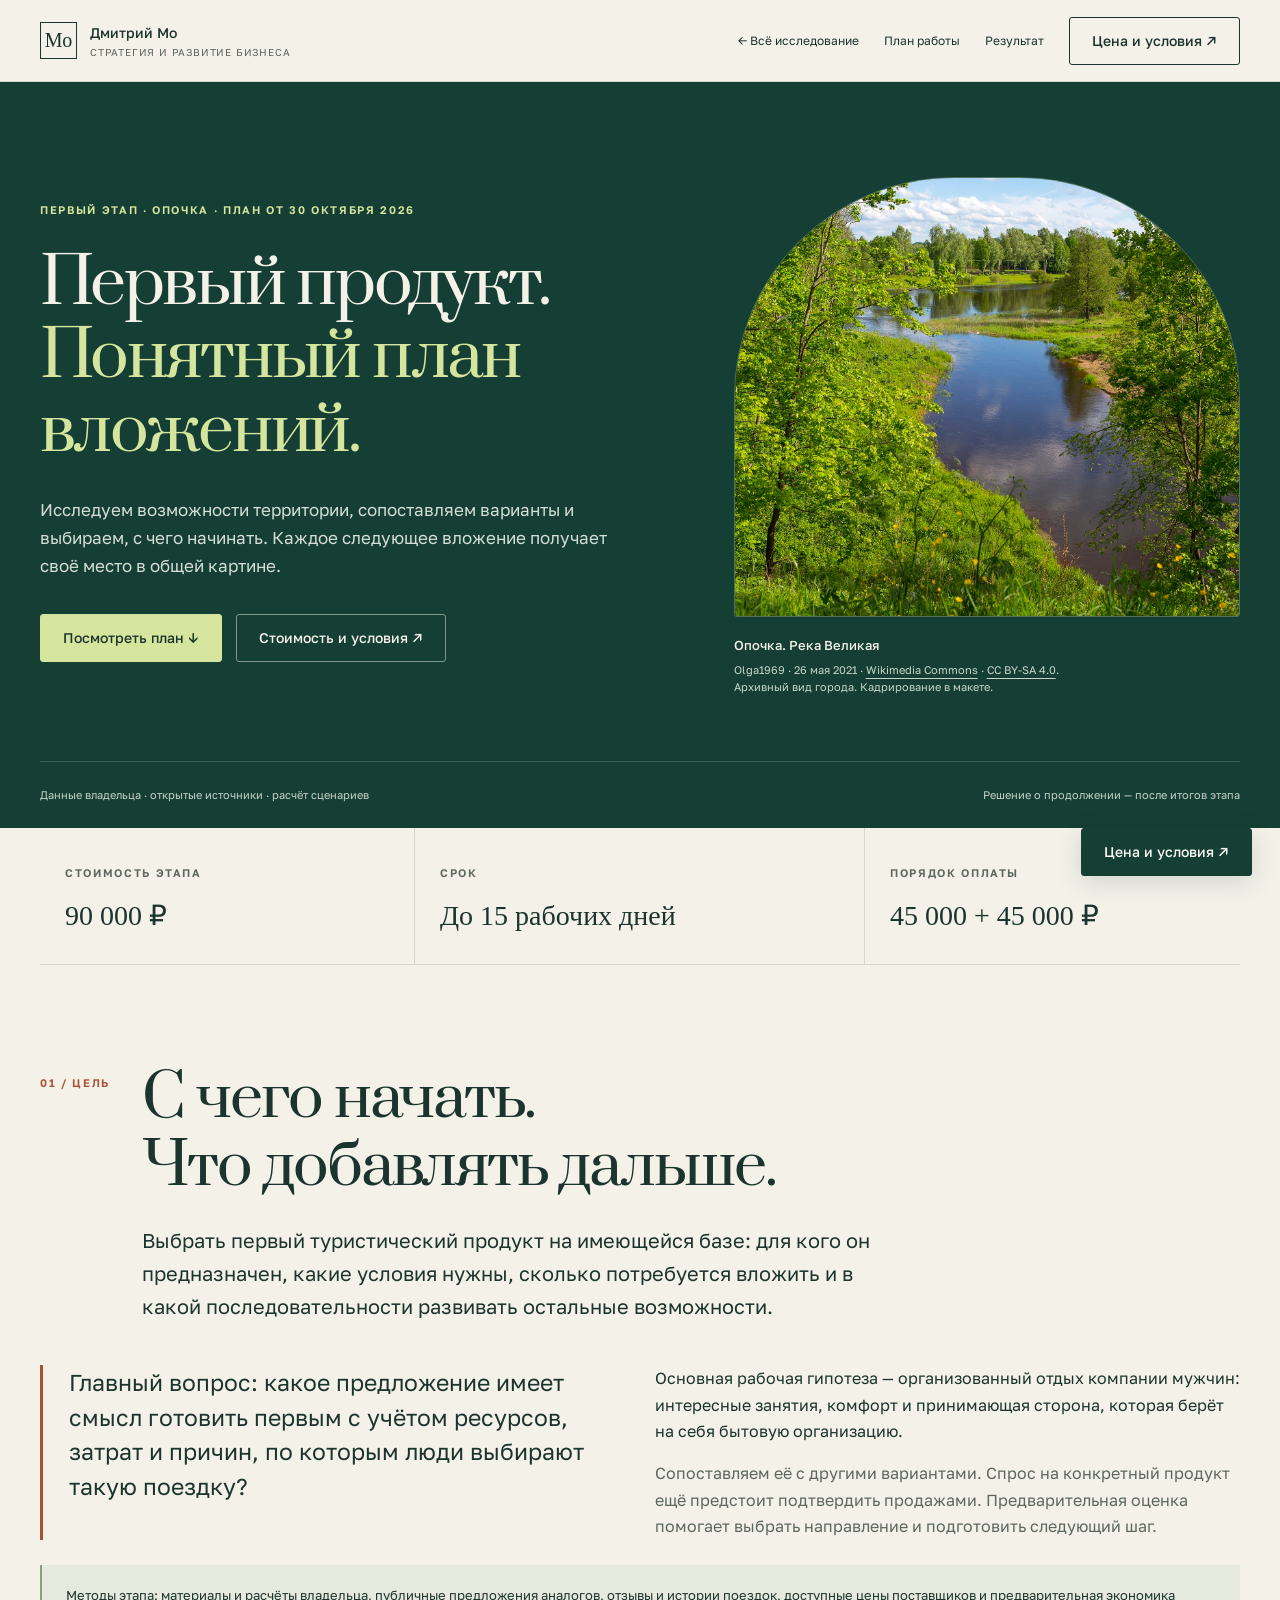
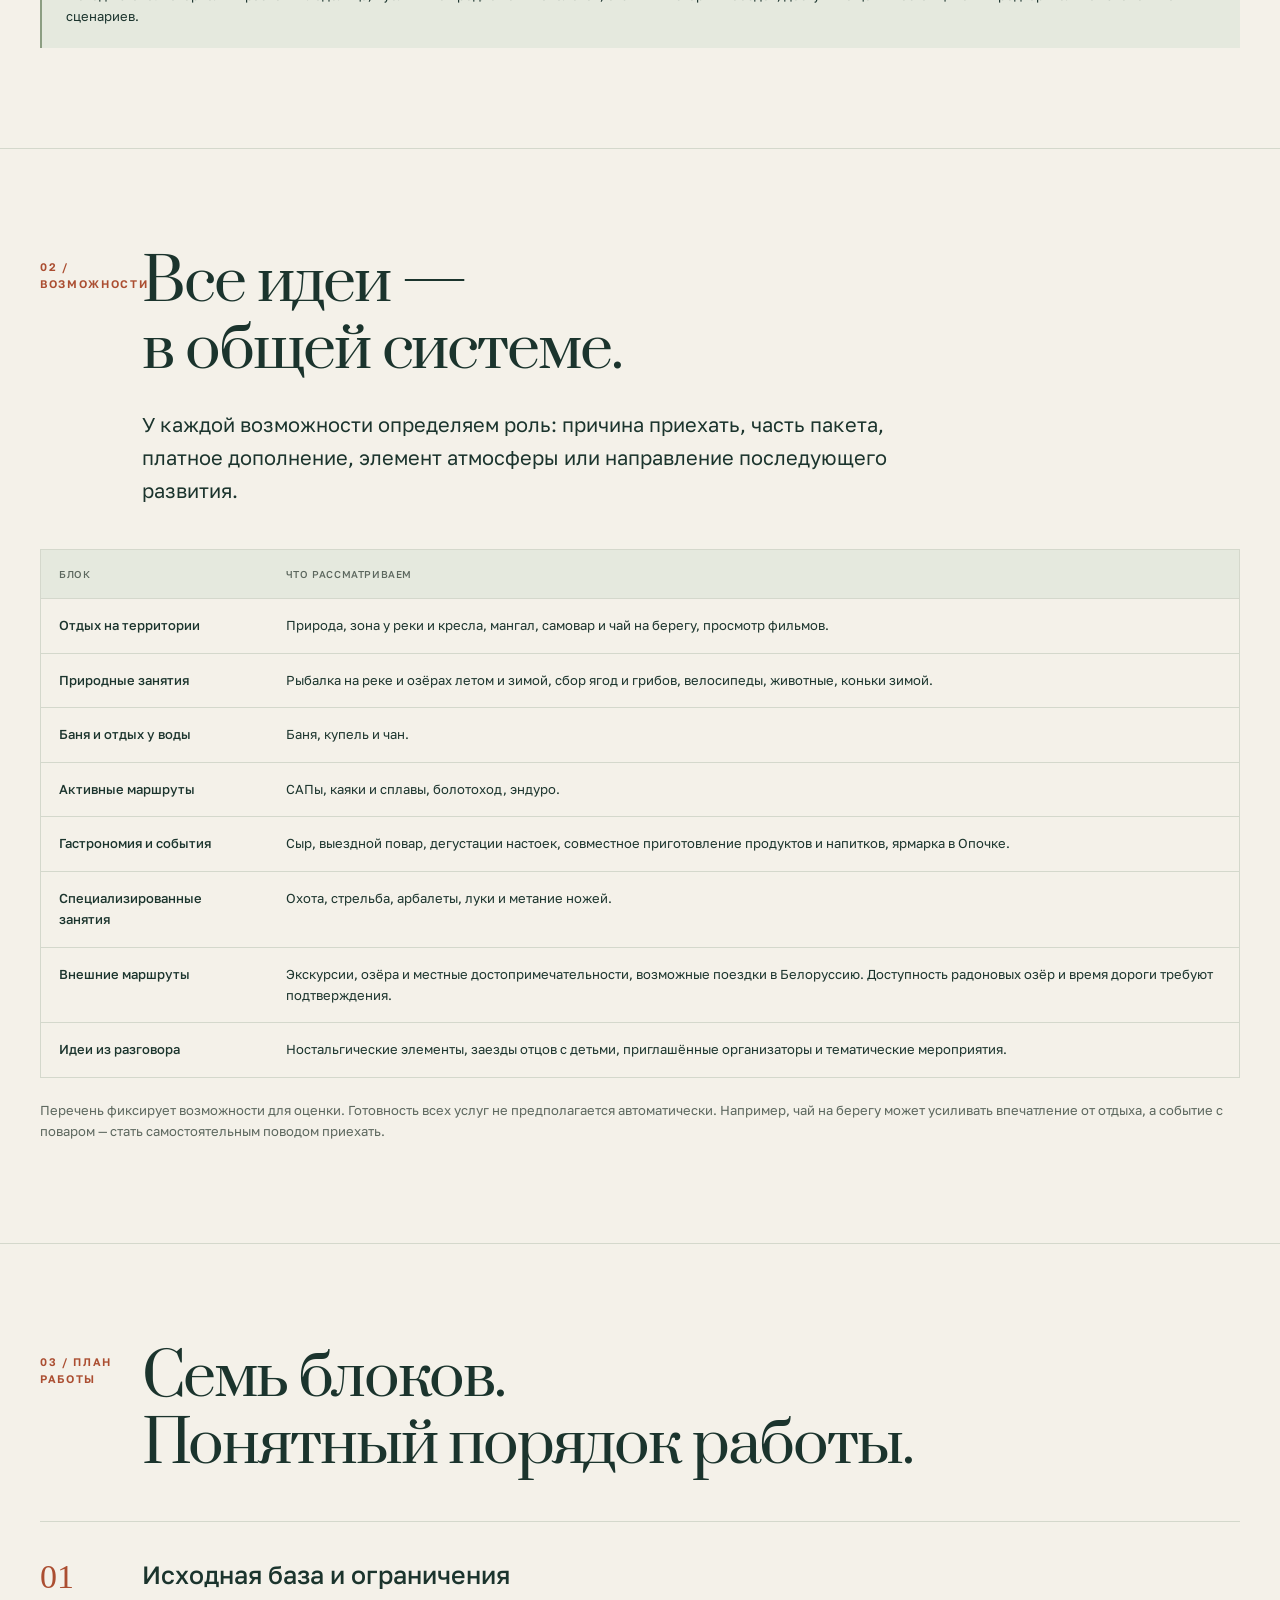
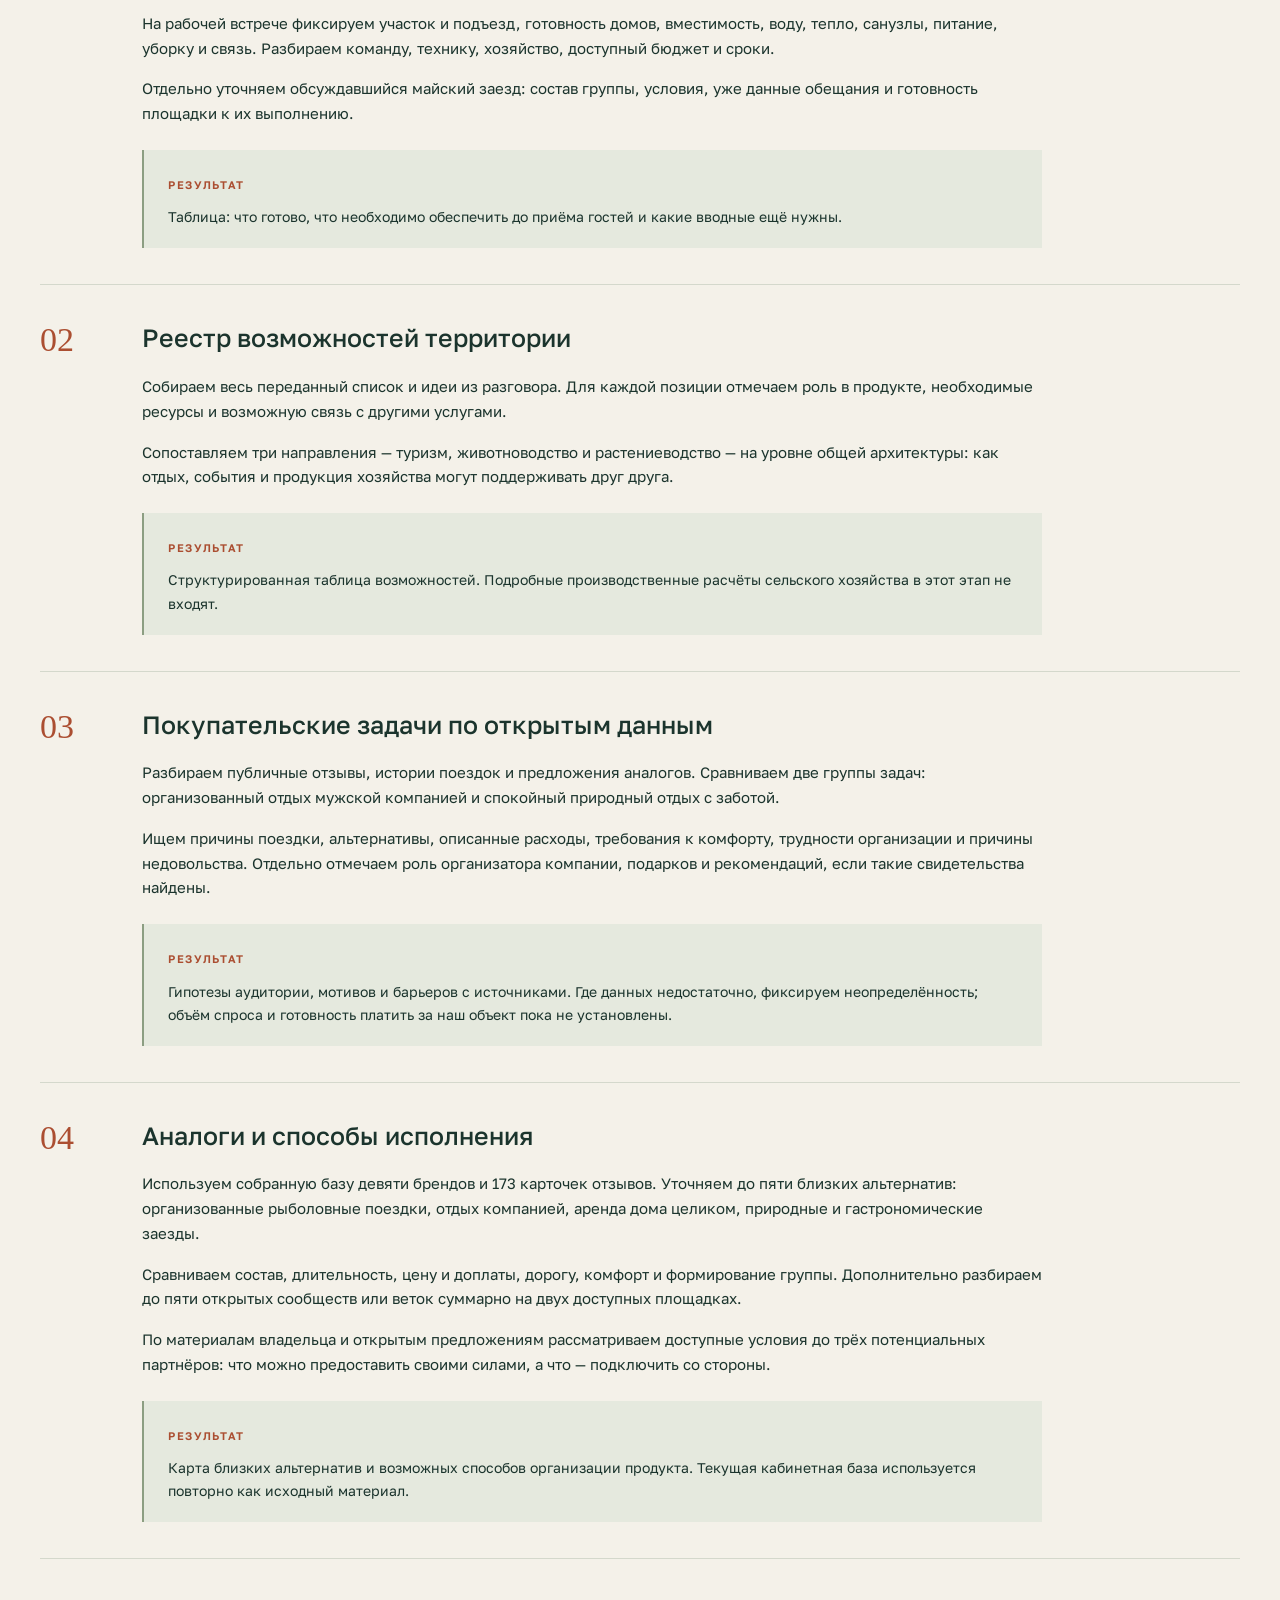
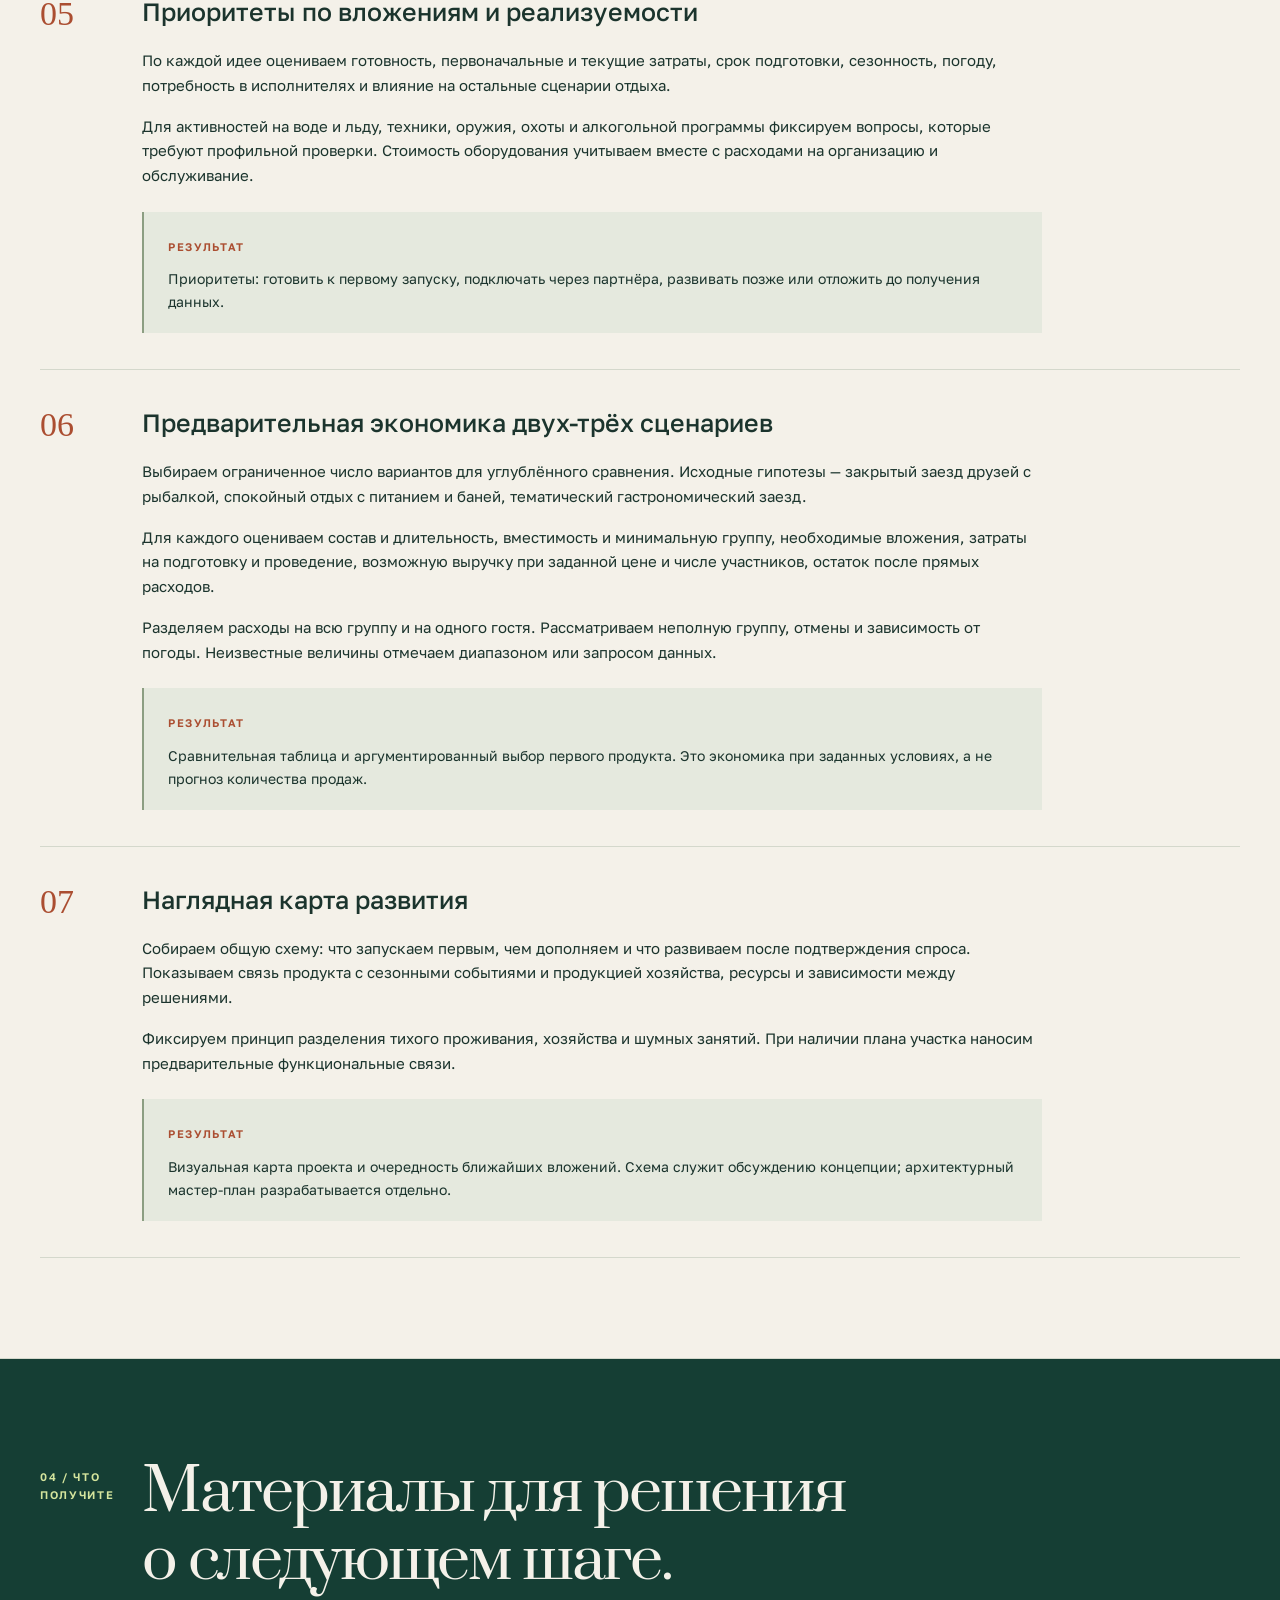
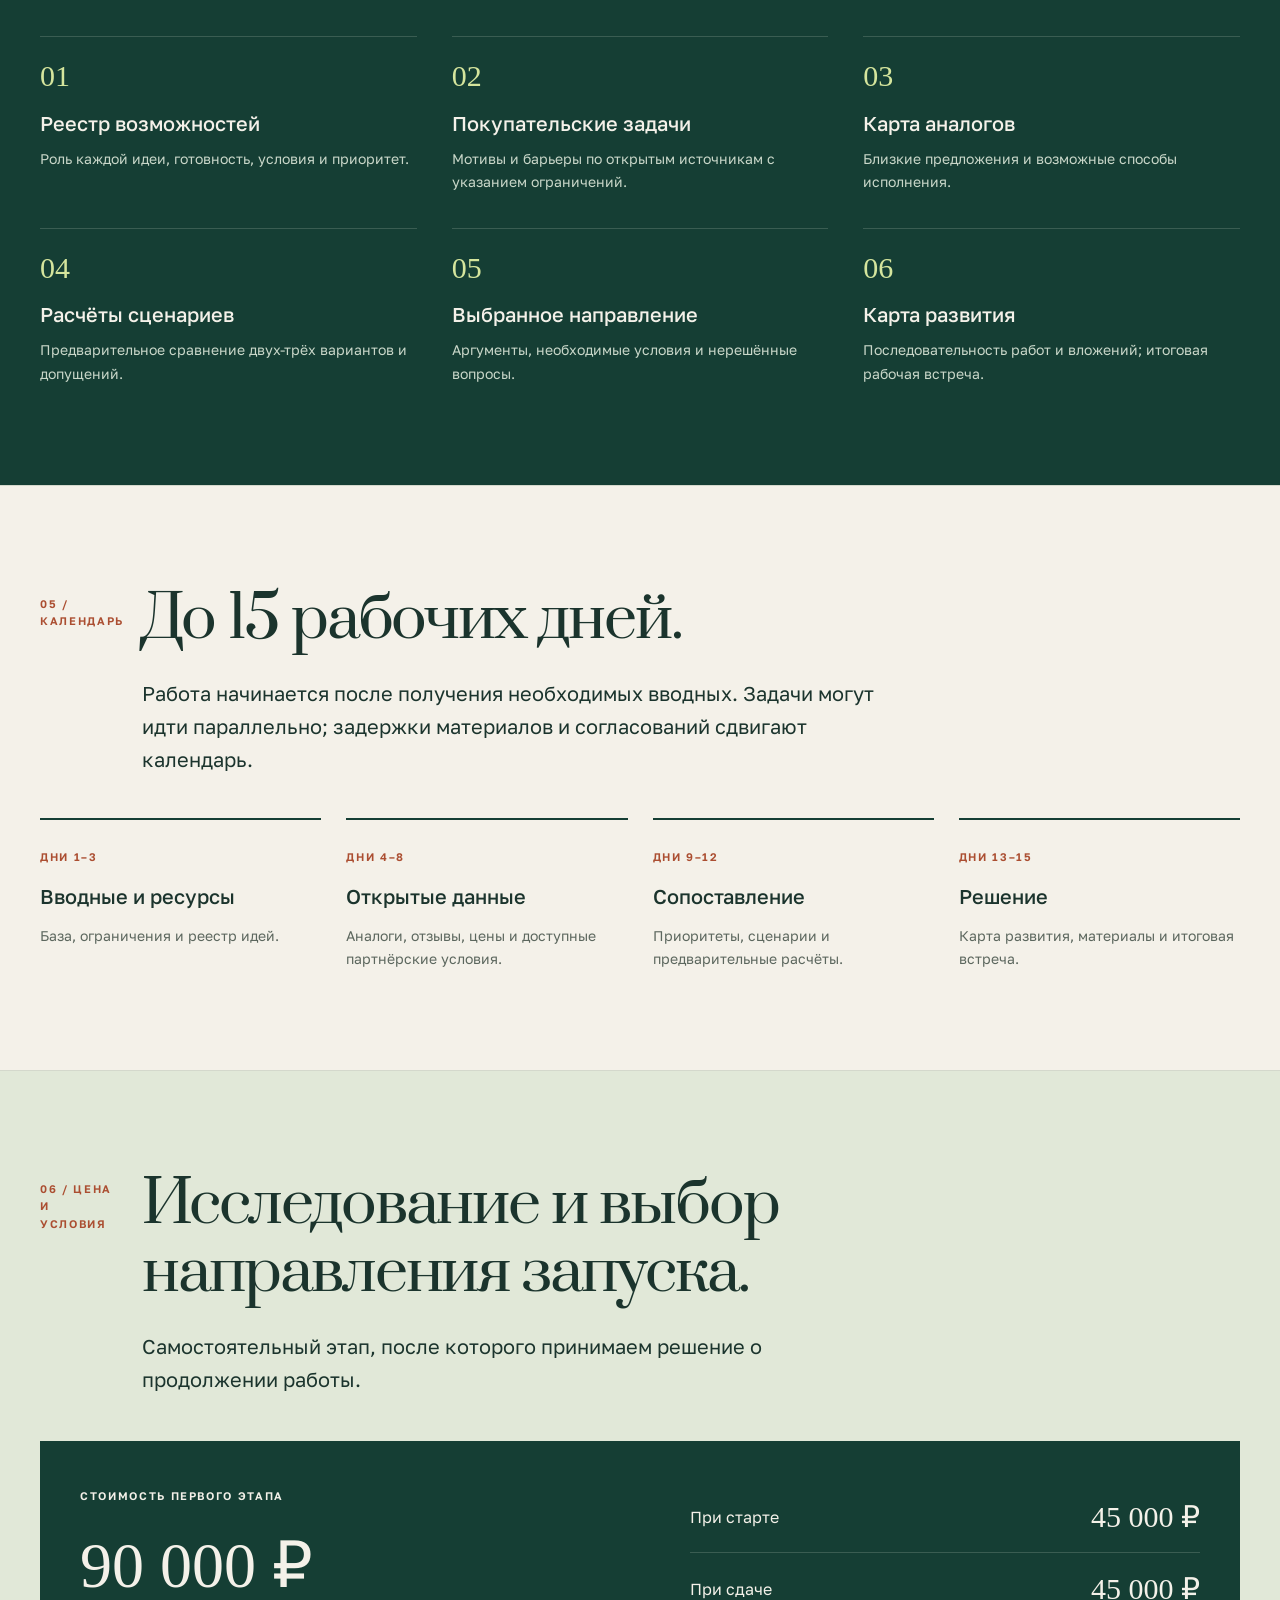
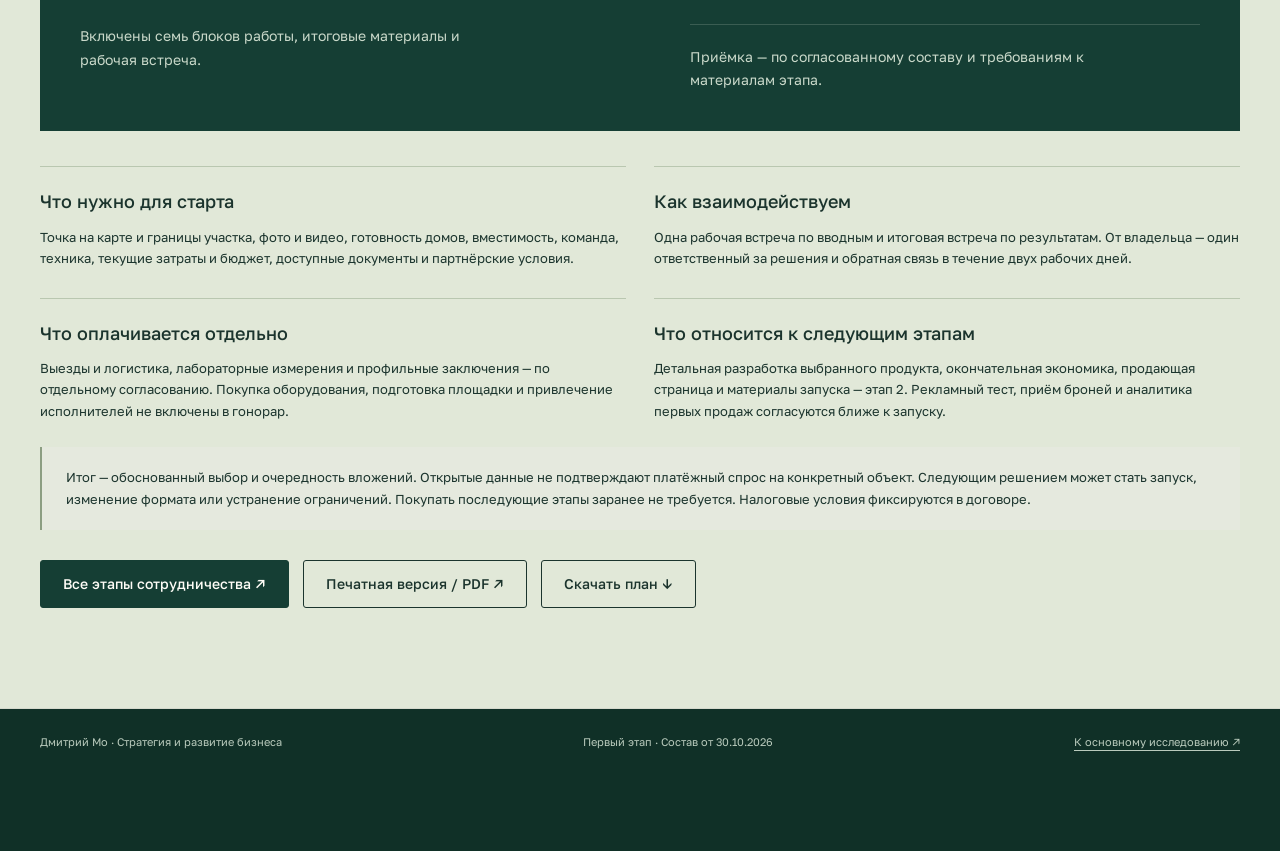
<file: stage-1.html>
<!doctype html>
<html lang="ru"><head><meta charset="utf-8"><meta name="viewport" content="width=device-width,initial-scale=1"><meta name="theme-color" content="#153e34"><meta name="description" content="Первый этап работы Дмитрия Мо: исследование возможностей территории рядом с Опочкой, предварительная экономика и выбор первого продукта. 90 000 рублей, до 15 рабочих дней."><title>Первый этап · Исследование и выбор направления · Дмитрий Мо</title><link rel="stylesheet" href="style.css"><link rel="stylesheet" href="territory.css"><link rel="stylesheet" href="stage-1.css"><link rel="icon" href="icon.svg" type="image/svg+xml"></head>
<body class="stage-page"><a class="skip" href="#work">Перейти к плану работы</a>
<header class="topbar"><div class="wrap"><a class="brand" href="index.html"><span class="monogram">Мо</span><span><strong>Дмитрий Мо</strong><small>Стратегия и развитие бизнеса</small></span></a><nav aria-label="Навигация"><a href="index.html">← Всё исследование</a><a href="#work">План работы</a><a href="#deliverables">Результат</a><a class="btn" href="#terms">Цена и условия ↗</a></nav></div><div class="progress" aria-hidden="true"></div></header>
<main id="top"><section class="hero stage-hero"><div class="wrap"><div class="hero-inner"><div class="hero-copy"><div class="eyebrow">Первый этап · Опочка · План от 30 октября 2026</div><h1>Первый продукт.<br><em>Понятный план<br>вложений.</em></h1><p>Исследуем возможности территории, сопоставляем варианты и выбираем, с чего начинать. Каждое следующее вложение получает своё место в общей картине.</p><div class="row"><a class="btn btn-light" href="#work">Посмотреть план ↓</a><a class="btn" href="#terms">Стоимость и условия ↗</a></div></div><div class="atlas photo-atlas"><figure><img class="hero-place-photo" src="assets/opochka-velikaya.jpg" alt="Река Великая в Опочке, вид с городского вала" width="1920" height="1280" fetchpriority="high"><figcaption><strong>Опочка. Река Великая</strong>Olga1969 · 26 мая 2021 · <a href="https://commons.wikimedia.org/wiki/File:Опочка,_вид_на_р.Великая.jpg" target="_blank" rel="noopener">Wikimedia Commons</a> · <a href="https://creativecommons.org/licenses/by-sa/4.0/" target="_blank" rel="noopener">CC BY-SA 4.0</a>.<br>Архивный вид города. Кадрирование в макете.</figcaption></figure></div></div><div class="hero-foot"><span>Данные владельца · открытые источники · расчёт сценариев</span><span>Решение о продолжении — после итогов этапа</span></div></div></section>
<div class="wrap stage-facts"><div><span class="eyebrow">Стоимость этапа</span><strong>90 000 ₽</strong></div><div><span class="eyebrow">Срок</span><strong>До 15 рабочих дней</strong></div><div><span class="eyebrow">Порядок оплаты</span><strong>45 000 + 45 000 ₽</strong></div></div>

<section class="section" id="goal"><div class="wrap"><div class="section-head"><span class="eyebrow">01 / Цель</span><div><h2>С чего начать.<br>Что добавлять дальше.</h2><p class="lead">Выбрать первый туристический продукт на имеющейся базе: для кого он предназначен, какие условия нужны, сколько потребуется вложить и в какой последовательности развивать остальные возможности.</p></div></div><div class="grid2"><div class="statement">Главный вопрос: какое предложение имеет смысл готовить первым с учётом ресурсов, затрат и причин, по которым люди выбирают такую поездку?</div><div><p>Основная рабочая гипотеза — организованный отдых компании мужчин: интересные занятия, комфорт и принимающая сторона, которая берёт на себя бытовую организацию.</p><p class="muted">Сопоставляем её с другими вариантами. Спрос на конкретный продукт ещё предстоит подтвердить продажами. Предварительная оценка помогает выбрать направление и подготовить следующий шаг.</p></div></div><div class="note">Методы этапа: материалы и расчёты владельца, публичные предложения аналогов, отзывы и истории поездок, доступные цены поставщиков и предварительная экономика сценариев.</div></div></section>

<section class="section" id="possibilities"><div class="wrap"><div class="section-head"><span class="eyebrow">02 / Возможности</span><div><h2>Все идеи —<br>в общей системе.</h2><p class="lead">У каждой возможности определяем роль: причина приехать, часть пакета, платное дополнение, элемент атмосферы или направление последующего развития.</p></div></div><div class="table-wrap"><table><thead><tr><th>Блок</th><th>Что рассматриваем</th></tr></thead><tbody>
<tr><td><strong>Отдых на территории</strong></td><td>Природа, зона у реки и кресла, мангал, самовар и чай на берегу, просмотр фильмов.</td></tr>
<tr><td><strong>Природные занятия</strong></td><td>Рыбалка на реке и озёрах летом и зимой, сбор ягод и грибов, велосипеды, животные, коньки зимой.</td></tr>
<tr><td><strong>Баня и отдых у воды</strong></td><td>Баня, купель и чан.</td></tr>
<tr><td><strong>Активные маршруты</strong></td><td>САПы, каяки и сплавы, болотоход, эндуро.</td></tr>
<tr><td><strong>Гастрономия и события</strong></td><td>Сыр, выездной повар, дегустации настоек, совместное приготовление продуктов и напитков, ярмарка в Опочке.</td></tr>
<tr><td><strong>Специализированные занятия</strong></td><td>Охота, стрельба, арбалеты, луки и метание ножей.</td></tr>
<tr><td><strong>Внешние маршруты</strong></td><td>Экскурсии, озёра и местные достопримечательности, возможные поездки в Белоруссию. Доступность радоновых озёр и время дороги требуют подтверждения.</td></tr>
<tr><td><strong>Идеи из разговора</strong></td><td>Ностальгические элементы, заезды отцов с детьми, приглашённые организаторы и тематические мероприятия.</td></tr>
</tbody></table></div><p class="small" style="margin-top:22px">Перечень фиксирует возможности для оценки. Готовность всех услуг не предполагается автоматически. Например, чай на берегу может усиливать впечатление от отдыха, а событие с поваром — стать самостоятельным поводом приехать.</p></div></section>

<section class="section" id="work"><div class="wrap"><div class="section-head"><span class="eyebrow">03 / План работы</span><div><h2>Семь блоков.<br>Понятный порядок работы.</h2></div></div><div class="stage-work">
<article><span class="step-number">01</span><div><h3>Исходная база и ограничения</h3><p>На рабочей встрече фиксируем участок и подъезд, готовность домов, вместимость, воду, тепло, санузлы, питание, уборку и связь. Разбираем команду, технику, хозяйство, доступный бюджет и сроки.</p><p>Отдельно уточняем обсуждавшийся майский заезд: состав группы, условия, уже данные обещания и готовность площадки к их выполнению.</p><div class="stage-output"><span class="eyebrow">Результат</span><p>Таблица: что готово, что необходимо обеспечить до приёма гостей и какие вводные ещё нужны.</p></div></div></article>
<article><span class="step-number">02</span><div><h3>Реестр возможностей территории</h3><p>Собираем весь переданный список и идеи из разговора. Для каждой позиции отмечаем роль в продукте, необходимые ресурсы и возможную связь с другими услугами.</p><p>Сопоставляем три направления — туризм, животноводство и растениеводство — на уровне общей архитектуры: как отдых, события и продукция хозяйства могут поддерживать друг друга.</p><div class="stage-output"><span class="eyebrow">Результат</span><p>Структурированная таблица возможностей. Подробные производственные расчёты сельского хозяйства в этот этап не входят.</p></div></div></article>
<article><span class="step-number">03</span><div><h3>Покупательские задачи по открытым данным</h3><p>Разбираем публичные отзывы, истории поездок и предложения аналогов. Сравниваем две группы задач: организованный отдых мужской компанией и спокойный природный отдых с заботой.</p><p>Ищем причины поездки, альтернативы, описанные расходы, требования к комфорту, трудности организации и причины недовольства. Отдельно отмечаем роль организатора компании, подарков и рекомендаций, если такие свидетельства найдены.</p><div class="stage-output"><span class="eyebrow">Результат</span><p>Гипотезы аудитории, мотивов и барьеров с источниками. Где данных недостаточно, фиксируем неопределённость; объём спроса и готовность платить за наш объект пока не установлены.</p></div></div></article>
<article><span class="step-number">04</span><div><h3>Аналоги и способы исполнения</h3><p>Используем собранную базу девяти брендов и 173 карточек отзывов. Уточняем до пяти близких альтернатив: организованные рыболовные поездки, отдых компанией, аренда дома целиком, природные и гастрономические заезды.</p><p>Сравниваем состав, длительность, цену и доплаты, дорогу, комфорт и формирование группы. Дополнительно разбираем до пяти открытых сообществ или веток суммарно на двух доступных площадках.</p><p>По материалам владельца и открытым предложениям рассматриваем доступные условия до трёх потенциальных партнёров: что можно предоставить своими силами, а что — подключить со стороны.</p><div class="stage-output"><span class="eyebrow">Результат</span><p>Карта близких альтернатив и возможных способов организации продукта. Текущая кабинетная база используется повторно как исходный материал.</p></div></div></article>
<article><span class="step-number">05</span><div><h3>Приоритеты по вложениям и реализуемости</h3><p>По каждой идее оцениваем готовность, первоначальные и текущие затраты, срок подготовки, сезонность, погоду, потребность в исполнителях и влияние на остальные сценарии отдыха.</p><p>Для активностей на воде и льду, техники, оружия, охоты и алкогольной программы фиксируем вопросы, которые требуют профильной проверки. Стоимость оборудования учитываем вместе с расходами на организацию и обслуживание.</p><div class="stage-output"><span class="eyebrow">Результат</span><p>Приоритеты: готовить к первому запуску, подключать через партнёра, развивать позже или отложить до получения данных.</p></div></div></article>
<article><span class="step-number">06</span><div><h3>Предварительная экономика двух-трёх сценариев</h3><p>Выбираем ограниченное число вариантов для углублённого сравнения. Исходные гипотезы — закрытый заезд друзей с рыбалкой, спокойный отдых с питанием и баней, тематический гастрономический заезд.</p><p>Для каждого оцениваем состав и длительность, вместимость и минимальную группу, необходимые вложения, затраты на подготовку и проведение, возможную выручку при заданной цене и числе участников, остаток после прямых расходов.</p><p>Разделяем расходы на всю группу и на одного гостя. Рассматриваем неполную группу, отмены и зависимость от погоды. Неизвестные величины отмечаем диапазоном или запросом данных.</p><div class="stage-output"><span class="eyebrow">Результат</span><p>Сравнительная таблица и аргументированный выбор первого продукта. Это экономика при заданных условиях, а не прогноз количества продаж.</p></div></div></article>
<article><span class="step-number">07</span><div><h3>Наглядная карта развития</h3><p>Собираем общую схему: что запускаем первым, чем дополняем и что развиваем после подтверждения спроса. Показываем связь продукта с сезонными событиями и продукцией хозяйства, ресурсы и зависимости между решениями.</p><p>Фиксируем принцип разделения тихого проживания, хозяйства и шумных занятий. При наличии плана участка наносим предварительные функциональные связи.</p><div class="stage-output"><span class="eyebrow">Результат</span><p>Визуальная карта проекта и очередность ближайших вложений. Схема служит обсуждению концепции; архитектурный мастер-план разрабатывается отдельно.</p></div></div></article>
</div></div></section>

<section class="section dark" id="deliverables"><div class="wrap"><div class="section-head"><span class="eyebrow">04 / Что получите</span><div><h2>Материалы для решения<br>о следующем шаге.</h2></div></div><div class="stage-results"><div><span>01</span><h3>Реестр возможностей</h3><p>Роль каждой идеи, готовность, условия и приоритет.</p></div><div><span>02</span><h3>Покупательские задачи</h3><p>Мотивы и барьеры по открытым источникам с указанием ограничений.</p></div><div><span>03</span><h3>Карта аналогов</h3><p>Близкие предложения и возможные способы исполнения.</p></div><div><span>04</span><h3>Расчёты сценариев</h3><p>Предварительное сравнение двух-трёх вариантов и допущений.</p></div><div><span>05</span><h3>Выбранное направление</h3><p>Аргументы, необходимые условия и нерешённые вопросы.</p></div><div><span>06</span><h3>Карта развития</h3><p>Последовательность работ и вложений; итоговая рабочая встреча.</p></div></div></div></section>

<section class="section" id="schedule"><div class="wrap"><div class="section-head"><span class="eyebrow">05 / Календарь</span><div><h2>До 15 рабочих дней.</h2><p class="lead">Работа начинается после получения необходимых вводных. Задачи могут идти параллельно; задержки материалов и согласований сдвигают календарь.</p></div></div><div class="stage-calendar"><div><span class="eyebrow">Дни 1–3</span><h3>Вводные и ресурсы</h3><p>База, ограничения и реестр идей.</p></div><div><span class="eyebrow">Дни 4–8</span><h3>Открытые данные</h3><p>Аналоги, отзывы, цены и доступные партнёрские условия.</p></div><div><span class="eyebrow">Дни 9–12</span><h3>Сопоставление</h3><p>Приоритеты, сценарии и предварительные расчёты.</p></div><div><span class="eyebrow">Дни 13–15</span><h3>Решение</h3><p>Карта развития, материалы и итоговая встреча.</p></div></div></div></section>

<section class="section pricing" id="terms"><div class="wrap"><div class="section-head"><span class="eyebrow">06 / Цена и условия</span><div><h2>Исследование и выбор<br>направления запуска.</h2><p class="lead">Самостоятельный этап, после которого принимаем решение о продолжении работы.</p></div></div><div class="stage-budget"><div><span class="eyebrow">Стоимость первого этапа</span><strong>90 000 ₽</strong><p>Включены семь блоков работы, итоговые материалы и рабочая встреча.</p></div><div><div class="stage-payment"><span>При старте</span><strong>45 000 ₽</strong></div><div class="stage-payment"><span>При сдаче</span><strong>45 000 ₽</strong></div><p class="small">Приёмка — по согласованному составу и требованиям к материалам этапа.</p></div></div><div class="terms-grid"><div><h3>Что нужно для старта</h3><p>Точка на карте и границы участка, фото и видео, готовность домов, вместимость, команда, техника, текущие затраты и бюджет, доступные документы и партнёрские условия.</p></div><div><h3>Как взаимодействуем</h3><p>Одна рабочая встреча по вводным и итоговая встреча по результатам. От владельца — один ответственный за решения и обратная связь в течение двух рабочих дней.</p></div><div><h3>Что оплачивается отдельно</h3><p>Выезды и логистика, лабораторные измерения и профильные заключения — по отдельному согласованию. Покупка оборудования, подготовка площадки и привлечение исполнителей не включены в гонорар.</p></div><div><h3>Что относится к следующим этапам</h3><p>Детальная разработка выбранного продукта, окончательная экономика, продающая страница и материалы запуска — этап 2. Рекламный тест, приём броней и аналитика первых продаж согласуются ближе к запуску.</p></div></div><div class="note">Итог — обоснованный выбор и очередность вложений. Открытые данные не подтверждают платёжный спрос на конкретный объект. Следующим решением может стать запуск, изменение формата или устранение ограничений. Покупать последующие этапы заранее не требуется. Налоговые условия фиксируются в договоре.</div><div class="row" style="margin-top:30px"><a class="btn btn-primary" href="index.html#pricing">Все этапы сотрудничества ↗</a><button class="btn no-print" id="stage-print" type="button">Печатная версия / PDF ↗</button><a class="btn" href="materials/stage-1.md" download>Скачать план ↓</a></div></div></section>
</main><footer class="footer"><div class="wrap"><span>Дмитрий Мо · Стратегия и развитие бизнеса</span><span>Первый этап · Состав от 30.10.2026</span><a href="index.html">К основному исследованию ↗</a></div></footer><a class="btn btn-primary floating-price" href="#terms">Цена и условия ↗</a><script src="stage-1.js"></script></body></html>
</file>
<file: style.css>
@import url('https://fonts.googleapis.com/css2?family=Golos+Text:wght@400;500;600;700&family=Prata&display=swap');
:root{--paper:#f4f1e9;--ink:#1b342d;--muted:#5c675e;--forest:#153e34;--pine:#27594b;--lime:#d5e59d;--rust:#ab4e31;--line:#d4d8cc;--white:#fffdf7;--soft:#e5e9de;--radius:5px;color-scheme:light}
*{box-sizing:border-box}html{scroll-behavior:smooth;scroll-padding-top:100px}body{margin:0;background:var(--paper);color:var(--ink);font-family:'Golos Text',Arial,sans-serif;font-size:16px;line-height:1.65}h1,h2,h3,p{margin:0}h1,h2,.serif{font-family:Prata,Georgia,serif;font-weight:400;line-height:1.15;letter-spacing:-.035em}h1{font-size:clamp(48px,6.7vw,100px)}h2{font-size:clamp(36px,4.6vw,64px);max-width:900px}h3{font-size:22px;line-height:1.35;font-weight:500}p+p{margin-top:16px}a{color:inherit;text-underline-offset:4px}a:hover{color:var(--rust)}button,input,select{font:inherit}button,a,input,select,summary{-webkit-tap-highlight-color:transparent}button{cursor:pointer}button:focus-visible,a:focus-visible,input:focus-visible,select:focus-visible,summary:focus-visible{outline:3px solid var(--rust);outline-offset:5px}button{color:inherit}button:disabled{opacity:.45;cursor:default}ul,ol{padding-left:22px;margin:14px 0 0}li+li{margin-top:8px}img,svg{max-width:100%}.wrap{width:min(1200px,calc(100% - 80px));margin:auto}.narrow{max-width:800px}.eyebrow{text-transform:uppercase;letter-spacing:.15em;font-size:11px;font-weight:600;line-height:1.6}.muted,.small{color:var(--muted)}.small{font-size:13px;line-height:1.65}.lead{font-size:20px;line-height:1.65;max-width:770px}.section{padding:100px 0;border-bottom:1px solid var(--line)}.section-head{display:grid;grid-template-columns:80px 1fr;gap:22px;margin-bottom:42px}.section-head .eyebrow{padding-top:9px;color:var(--rust)}.section-head p{max-width:760px;margin-top:24px}.row{display:flex;align-items:center;gap:14px;flex-wrap:wrap}.grid2{display:grid;grid-template-columns:1fr 1fr;gap:30px}.grid3{display:grid;grid-template-columns:repeat(3,1fr);gap:26px}.box{background:var(--white);border:1px solid var(--line);padding:28px;border-radius:var(--radius)}.box h3+p{margin-top:14px}.tag{display:inline-block;font-size:11px;letter-spacing:.04em;text-transform:uppercase;line-height:1.5;padding:6px 9px;background:var(--soft);border-radius:3px}.tag.hyp{background:#f0dfc8;color:#754b24}.tag.fact{background:#dfe8d8;color:#31503a}.tag.gap{background:var(--lime);color:var(--ink)}.btn{display:inline-flex;align-items:center;justify-content:center;gap:14px;min-height:48px;padding:12px 22px;border:1px solid var(--ink);border-radius:3px;text-decoration:none;font-weight:500;font-size:14px;background:none;line-height:1.4}.btn:hover{background:var(--ink);color:var(--paper)}.btn-primary{background:var(--forest);border-color:var(--forest);color:var(--white)}.btn-primary:hover{background:#24624f;color:var(--white)}.btn-light{background:var(--lime);color:var(--ink);border-color:var(--lime)}.btn-light:hover{background:#e7f4bc;color:var(--ink)}.link{font-size:13px}.rule{height:1px;background:var(--line);margin:24px 0}.topbar{height:82px;position:sticky;top:0;z-index:30;background:rgba(244,241,233,.96);backdrop-filter:blur(14px);border-bottom:1px solid var(--line)}.topbar .wrap{height:100%;display:flex;justify-content:space-between;align-items:center;gap:24px}.brand{display:flex;align-items:center;gap:13px;text-decoration:none;flex-shrink:0}.monogram{width:37px;height:37px;border:1px solid var(--ink);display:grid;place-items:center;font-family:Georgia,serif;font-size:20px}.brand strong{font-size:14px;font-weight:500;display:block}.brand span small{display:block;font-size:10px;letter-spacing:.08em;text-transform:uppercase;color:var(--muted)}nav{display:flex;align-items:center;gap:25px;font-size:12px}nav a{text-decoration:none}.progress{position:absolute;bottom:-1px;left:0;height:2px;background:var(--rust);width:0}.floating-price{position:fixed;bottom:24px;right:28px;z-index:40;box-shadow:0 6px 26px #102d3026}.hero{background:var(--forest);color:var(--paper);overflow:hidden;position:relative;min-height:700px}.hero-inner{position:relative;display:grid;grid-template-columns:1.2fr 1fr;gap:20px;align-items:center;padding:85px 0 65px}.hero-copy{position:relative;z-index:2}.hero .eyebrow{color:var(--lime);margin-bottom:28px}.hero h1 em{color:var(--lime);font-style:normal}.hero p{max-width:590px;margin-top:28px;color:#d5ded5;font-size:17px}.hero .row{margin-top:34px}.hero-foot{display:flex;justify-content:space-between;padding:24px 0;border-top:1px solid #78908360;color:#c7d3c7;font-size:11px;gap:25px}.atlas{position:relative;min-height:540px;display:grid;place-items:center}.atlas svg{width:100%;height:auto;overflow:visible}.atlas-caption{position:absolute;bottom:8px;left:28px;font-size:10px;letter-spacing:.08em;text-transform:uppercase;color:#bdcfc0}.hero .btn:not(.btn-light){border-color:#82988a;color:var(--paper)}.hero .btn:not(.btn-light):hover{background:#2b5847}.stat-band{display:grid;grid-template-columns:repeat(4,1fr);border-bottom:1px solid var(--line)}.stat{padding:34px 28px;border-right:1px solid var(--line)}.stat:last-child{border:0}.stat strong{display:block;font:42px Georgia,serif;line-height:1.2;margin-bottom:9px}.stat span{font-size:12px;color:var(--muted)}.brief-grid{display:grid;grid-template-columns:1.1fr 1fr;gap:50px}.statement{border-left:3px solid var(--rust);padding-left:26px;font-size:23px;line-height:1.5}.definition{display:grid;grid-template-columns:140px 1fr;gap:15px;border-top:1px solid var(--line);padding:17px 0;font-size:14px}.definition dt{color:var(--muted)}.definition dd{margin:0}.dark{background:var(--forest);color:var(--paper)}.dark .muted,.dark .small{color:#c1d0c5}.dark .section-head .eyebrow{color:var(--lime)}.dark .box{background:#20483b;border-color:#65857160}.dark a:hover{color:var(--lime)}.count-strip{display:flex;height:18px;margin:28px 0 18px;gap:4px}.count-strip i{display:block;background:var(--forest)}.count-strip i:nth-child(2){background:#8c9e82}.count-strip i:nth-child(3){background:#cbd2bf}.legend{display:flex;flex-wrap:wrap;gap:12px 25px;font-size:12px;color:var(--muted)}.legend b{color:var(--ink);font-weight:500}.note{font-size:13px;padding:20px 24px;background:var(--soft);border-left:2px solid #8c9e82;margin-top:25px}.findings{border-top:1px solid var(--line)}.finding{display:grid;grid-template-columns:55px 1fr 1fr;gap:24px;padding:30px 0;border-bottom:1px solid var(--line)}.finding .num{font-family:Georgia,serif;color:var(--rust);font-size:25px}.finding h3{font-size:19px}.finding p{font-size:14px;margin-top:10px}.finding .action{padding:0 0 0 25px;border-left:1px solid var(--line)}.finding .action .eyebrow{color:var(--rust)}.finding a{font-size:11px}.map-toolbar{display:flex;justify-content:space-between;align-items:center;gap:20px;margin-bottom:20px;flex-wrap:wrap}.tabs{display:flex;gap:6px;flex-wrap:wrap}.tabs button{border:1px solid var(--line);border-radius:3px;padding:11px 16px;background:none;font-size:13px}.tabs button[aria-selected=true]{background:var(--forest);border-color:var(--forest);color:var(--white)}.quadrants{display:grid;grid-template-columns:1fr 1fr;gap:1px;background:var(--line);border:1px solid var(--line)}.quadrant{background:var(--white);min-height:190px;padding:26px;position:relative}.quadrant .eyebrow{color:var(--muted);margin-bottom:20px}.brand-chips{display:flex;gap:9px;flex-wrap:wrap}.brand-chip{background:var(--soft);border:1px solid transparent;border-radius:3px;padding:9px 12px;font-size:13px}.brand-chip:hover,.brand-chip.active{background:var(--forest);color:var(--white)}.brand-chip.proposed{border:1px dashed var(--rust);background:none;color:var(--rust)}.map-axis{display:flex;justify-content:space-between;font-size:11px;color:var(--muted);padding:14px 0}.brand-panel{display:grid;grid-template-columns:1fr 1.15fr;gap:35px;background:var(--forest);color:var(--paper);padding:35px;margin-top:30px;min-height:300px}.brand-panel h3{font:32px Georgia,serif;margin:12px 0 16px}.brand-panel p{font-size:14px}.brand-panel .small{color:#c4d3c7}.brand-panel a{font-size:12px}.brand-panel .tag{background:#406454;color:var(--paper)}.brand-panel .panel-col+div{border-left:1px solid #6a8876;padding-left:30px}.table-wrap{overflow-x:auto;border:1px solid var(--line)}table{border-collapse:collapse;width:100%;text-align:left;font-size:13px}th{font-size:10px;letter-spacing:.06em;text-transform:uppercase;font-weight:500;color:var(--muted);background:var(--soft)}th,td{padding:16px 18px;border-bottom:1px solid var(--line);vertical-align:top}td p{font-size:12px}td strong{font-weight:500}tr:last-child td{border-bottom:0}.price-bars{display:grid;gap:20px;margin:28px 0}.price-row{display:grid;grid-template-columns:140px 1fr 110px;gap:20px;align-items:center;font-size:13px}.price-track{height:18px;background:var(--soft);border-radius:2px;overflow:hidden}.price-fill{height:100%;background:var(--forest)}.price-fill.catalog{background:repeating-linear-gradient(115deg,#8d9d85 0 5px,#aebaa4 5px 9px)}.price-value{text-align:right;white-space:nowrap;font-weight:500}.mini-sources{font-size:11px}.medical{display:grid;grid-template-columns:repeat(3,1fr);gap:20px;margin-top:30px}.medical>div{padding:24px;background:var(--white);border:1px solid var(--line)}.medical .money{font:29px Georgia,serif;margin:15px 0 10px}.medical .small{margin-top:10px}.heatmap td:not(:first-child),.heatmap th:not(:first-child){text-align:center}.heatmap .symbol{font-size:19px}.source-ref{font-size:11px;color:var(--muted);display:block;margin-top:8px}.gap-grid{display:grid;grid-template-columns:1fr 1fr;gap:25px}.gap-card{padding:32px;border:1px solid var(--line);background:var(--white)}.gap-card .serif{font-size:42px;color:var(--rust);margin-bottom:18px}.gap-card h3{margin:14px 0}.gap-card p{font-size:14px}.gap-card .test{margin-top:22px;padding-top:18px;border-top:1px solid var(--line)}.gap-card .test span{display:block;font-size:10px;text-transform:uppercase;letter-spacing:.1em;margin-bottom:7px;color:var(--rust)}.ecology-list{counter-reset:ecology}.ecology-item{counter-increment:ecology;display:grid;grid-template-columns:55px 1fr;padding:24px 0;border-bottom:1px solid #78908360;gap:20px}.ecology-item:before{content:'0' counter(ecology);color:var(--lime);font-family:Georgia,serif;font-size:27px}.ecology-item p{font-size:14px;color:#d5ded5;margin-top:10px}.ecology-layout{display:grid;grid-template-columns:.9fr 1.1fr;gap:60px}.eco-statement{font:36px/1.3 Georgia,serif;max-width:400px}.outline-circle{width:190px;height:190px;display:flex;align-items:center;justify-content:center;border:1px solid #769681;border-radius:50%;margin:38px auto;position:relative}.outline-circle:before{content:'';position:absolute;inset:-15px;border:1px solid #76968155;border-radius:50%}.outline-circle span{font-size:11px;letter-spacing:.12em;text-align:center;text-transform:uppercase}.product{display:grid;grid-template-columns:1fr 1fr;gap:45px}.product-number{font:150px/.95 Georgia,serif;color:var(--forest);letter-spacing:-.08em}.product-number small{display:block;font:14px/2 'Golos Text',sans-serif;letter-spacing:0;margin:12px 0 32px}.inclusions{display:grid;grid-template-columns:1fr 1fr;gap:15px}.inclusions>div{border-top:1px solid var(--line);padding-top:15px;font-size:13px}.guest-price{display:grid;grid-template-columns:repeat(3,1fr);gap:10px;margin-top:26px}.guest-price>div{padding:18px 12px;background:var(--soft);text-align:center}.guest-price strong{font:27px Georgia,serif;display:block;margin:5px 0}.season-cards{display:grid;grid-template-columns:repeat(3,1fr);gap:22px}.season{border-top:3px solid var(--forest);background:var(--white);padding:28px}.season .serif{font-size:60px;color:var(--rust);margin-bottom:20px}.season h3{margin-bottom:16px}.season p{font-size:14px}.funnel{display:grid;grid-template-columns:repeat(5,1fr);gap:12px;margin-top:32px}.funnel>div{padding:22px 16px;background:var(--soft);font-size:13px;position:relative}.funnel>div b{display:block;font-size:11px;color:var(--rust);margin-bottom:12px}.funnel>div+div:before{content:'→';position:absolute;left:-12px;top:45%;color:var(--rust);background:var(--paper);width:13px;text-align:center}.timeline{display:grid;grid-template-columns:repeat(3,1fr);gap:28px}.timeline .step{padding-top:25px;border-top:1px solid var(--line)}.timeline .serif{font-size:45px;color:var(--rust)}.timeline h3{margin:20px 0 14px}.timeline p{font-size:14px}.scope{margin-top:30px}.scope details{border-bottom:1px solid var(--line)}summary{cursor:pointer;list-style:none;padding:20px 35px 20px 0;position:relative;font-size:15px;font-weight:500}summary::-webkit-details-marker{display:none}summary:after{content:'+';position:absolute;right:3px;top:15px;font-size:24px;font-weight:400}details[open]>summary:after{content:'−'}details .detail-body{padding:0 0 26px;font-size:14px}.detail-body p{margin-bottom:16px}.pricing{background:#e1e8d8}.pricing .section-head{margin-bottom:45px}.price-cards{display:grid;grid-template-columns:1fr 1fr 1fr;gap:20px;align-items:stretch}.price-card{padding:29px;background:var(--white);border:1px solid #b9c7b0;display:flex;flex-direction:column}.price-card.featured{background:var(--forest);color:var(--paper);border-color:var(--forest)}.price-card .stage-no{font-size:11px;letter-spacing:.12em;text-transform:uppercase;color:var(--muted)}.price-card.featured .stage-no,.price-card.featured .small{color:#c4d3c7}.price-card h3{font:27px/1.2 Georgia,serif;margin:18px 0 12px}.price-card .fee{font:36px/1.2 Georgia,serif;white-space:nowrap;margin:23px 0 8px}.price-card .fee.negotiated{font-size:26px;white-space:normal}.price-card ul{font-size:13px;margin-bottom:25px}.price-card .price-bottom{margin-top:auto;padding-top:22px;border-top:1px solid #afbea0;font-size:12px}.price-card.featured .price-bottom{border-color:#67816f}.budget{display:grid;grid-template-columns:1fr 1fr;gap:30px;align-items:center;padding:32px;background:#d0dcc3;margin-top:25px}.budget label{display:flex;gap:13px;align-items:flex-start;font-size:14px}.budget input{width:20px;height:20px;accent-color:var(--forest);flex-shrink:0;margin-top:4px}.budget-total{text-align:right}.budget-total strong{font:45px Georgia,serif;display:block}.terms-grid{display:grid;grid-template-columns:1fr 1fr;gap:28px;margin-top:35px}.terms-grid>div{border-top:1px solid #b9c7b0;padding-top:22px}.terms-grid h3{font-size:18px;margin-bottom:13px}.terms-grid p,.terms-grid li{font-size:13px}.reference-grid{display:grid;grid-template-columns:1fr 1fr;gap:30px}.reference-grid>div{padding:35px;border:1px solid var(--line)}.reference-grid h3{font:31px Georgia,serif;margin:14px 0 20px}.reference-grid p{font-size:14px}.registry-tools{display:grid;grid-template-columns:1fr 220px;gap:12px;margin:22px 0}.registry-tools input,.registry-tools select{width:100%;min-height:48px;border:1px solid var(--line);padding:11px 14px;background:var(--white);color:var(--ink);border-radius:3px;font-size:13px}.registry-count{font-size:12px;color:var(--muted);margin:12px 0}.registry-pager{display:flex;justify-content:space-between;align-items:center;gap:15px;margin-top:18px;font-size:12px}.appendices{margin-top:35px}.appendices details{border-top:1px solid var(--line)}.document{font-size:14px;max-width:900px;margin:auto;padding:16px 0 35px}.document h1{font-size:34px;margin:18px 0 28px}.document h2{font-size:27px;margin:35px 0 18px}.document h3{font-size:20px;margin:28px 0 16px}.document p{margin:14px 0}.document table{margin:25px 0;min-width:600px}.document li{margin:8px 0}.document .table-wrap{margin:25px 0}.document code{font-family:inherit;font-size:12px;background:var(--soft);padding:2px 4px;overflow-wrap:anywhere}.end{background:var(--forest);color:var(--paper);padding:95px 0 80px}.end .grid2{align-items:start}.end .eyebrow{color:var(--lime);margin-bottom:25px}.end p{color:#c8d5c9;margin:25px 0;max-width:660px}.end .start-box{background:#244c3d;padding:30px;border:1px solid #6d8975}.end .start-box h3{font:30px Georgia,serif}.end .start-box p{font-size:14px}.end ul{font-size:13px;color:#d5ded5}.footer{background:#103027;color:#bacbbd;font-size:11px;padding:24px 0 100px}.footer .wrap{display:flex;justify-content:space-between;gap:20px}.footer a:hover{color:var(--lime)}.reveal{animation:appear .65s ease both}@keyframes appear{from{opacity:0;transform:translateY(12px)}to{opacity:1;transform:translateY(0)}}[hidden]{display:none!important}.skip{position:fixed;top:-60px;left:20px;z-index:100;background:var(--paper);padding:12px}.skip:focus{top:10px}
.package-map{grid-template-columns:repeat(3,1fr)}
@media(min-width:1500px){.hero{min-height:770px}.hero-inner{padding-top:110px}}
@media(max-width:1000px){.wrap{width:calc(100% - 48px)}nav a:not(.btn){display:none}.hero-inner{grid-template-columns:1.3fr 1fr}.atlas{min-height:380px}.hero-inner{padding:65px 0}.stat{padding:25px 18px}.price-cards{grid-template-columns:1fr 1fr}.price-card:last-child{grid-column:1/-1}.price-card:last-child ul{display:grid;grid-template-columns:1fr 1fr;gap:10px 35px}.ecology-layout{gap:30px}.section{padding:75px 0}.funnel{grid-template-columns:repeat(3,1fr)}.funnel>div+div:before{display:none}.medical{grid-template-columns:1fr 1fr}.medical>div:last-child{grid-column:1/-1}.finding{grid-template-columns:40px 1fr 1fr;gap:16px}.brief-grid{gap:30px}}
@media(max-width:700px){body{font-size:15px}.wrap{width:calc(100% - 36px)}.topbar{height:70px}.topbar .btn{padding:10px 13px;min-height:40px;font-size:12px}.brand span small{font-size:8px}.brand strong{font-size:12px}.brand{gap:8px}.monogram{width:30px;height:34px;font-size:18px}.topbar .wrap{gap:12px}.hero-inner{grid-template-columns:1fr;padding:55px 0 20px}.hero-copy h1{font-size:clamp(44px,10vw,65px)}.hero p{font-size:15px}.hero .eyebrow{font-size:10px;margin-bottom:25px}.hero .row{gap:10px}.hero .btn{font-size:12px;padding:12px 15px}.atlas{min-height:290px;max-height:360px;overflow:hidden;margin-top:20px}.atlas svg{max-height:340px}.atlas-caption{bottom:0;left:0;font-size:8px}.hero-foot{font-size:10px;flex-direction:column;gap:7px}.stat-band{grid-template-columns:1fr 1fr}.stat{border-bottom:1px solid var(--line);padding:24px 18px}.stat:nth-child(2){border-right:0}.stat:nth-child(3),.stat:nth-child(4){border-bottom:0}.stat strong{font-size:34px}.stat span{font-size:11px}.section{padding:60px 0}.section-head{display:block;margin-bottom:30px}.section-head .eyebrow{margin-bottom:18px;padding:0}.section-head p{margin-top:20px}.lead{font-size:17px}h2{font-size:36px}h3{font-size:20px}.brief-grid,.grid2,.grid3,.gap-grid,.product,.ecology-layout,.reference-grid,.terms-grid,.timeline,.season-cards,.price-cards,.budget,.brand-panel{grid-template-columns:1fr}.statement{font-size:20px}.definition{grid-template-columns:100px 1fr;font-size:12px;gap:10px}.finding{grid-template-columns:32px 1fr;gap:12px;padding:27px 0}.finding .action{grid-column:2;border-left:0;padding:14px 0 0;border-top:1px solid var(--line)}.finding .num{font-size:21px}.finding p{font-size:13px}.quadrant{padding:18px;min-height:200px}.quadrant .eyebrow{font-size:9px}.brand-chip{font-size:11px;padding:8px 9px}.quadrants{gap:1px}.brand-panel{padding:25px;gap:25px}.brand-panel .panel-col+div{padding:22px 0 0;border-left:0;border-top:1px solid #6a8876}.map-axis{font-size:9px}.tabs button{padding:9px 11px;font-size:11px}.price-row{grid-template-columns:90px 1fr 80px;gap:10px;font-size:11px}.price-track{height:15px}.medical{grid-template-columns:1fr}.medical>div:last-child{grid-column:auto}.gap-card{padding:25px}.ecology-item{grid-template-columns:40px 1fr;gap:10px}.eco-statement{font-size:31px}.outline-circle{display:none}.product-number{font-size:110px}.guest-price strong{font-size:23px}.guest-price .small{font-size:10px}.season .serif{font-size:48px}.funnel{grid-template-columns:1fr 1fr}.timeline{gap:30px}.price-card:last-child{grid-column:auto}.price-card:last-child ul{display:block}.budget-total{text-align:left}.budget-total strong{font-size:38px}.price-card{padding:25px}.registry-tools{grid-template-columns:1fr}.registry-pager .btn{padding:10px 12px;font-size:11px;min-height:40px}.registry-pager{font-size:10px}.floating-price{bottom:14px;right:18px;left:18px;min-height:48px;box-shadow:0 6px 30px #102d3040}.box{padding:24px}.end{padding:60px 0}.end .grid2{gap:40px}.footer .wrap{flex-direction:column;gap:8px}th,td{padding:13px}.note{padding:17px;font-size:12px}.table-wrap table{min-width:600px}.heatmap{min-width:650px}.price-cards .fee{font-size:36px}.document{font-size:13px}.document h1{font-size:27px}.document h2{font-size:24px}}
@media(max-width:700px){.package-map{grid-template-columns:1fr}.package-map .quadrant{min-height:130px}}
@media(max-width:420px){.topbar .btn{font-size:11px;white-space:nowrap;padding:10px 11px}.brand span small{font-size:7px}.brand strong{font-size:12px}.topbar .wrap{gap:8px}}
@media(max-width:350px){.brand span small{display:none}}
@media(prefers-reduced-motion:reduce){html{scroll-behavior:auto}.reveal{animation:none}}
@media print{.topbar,.floating-price,.skip,.registry-tools,.registry-pager,.no-print,.progress{display:none!important}body{font-size:11px;background:#fff;color:#153e34}.wrap{width:100%}.section{padding:35px 0;break-inside:auto}.hero{min-height:0}.hero-inner{padding:35px 0;grid-template-columns:1fr}.atlas{display:none}.hero h1{font-size:46px}.hero p{font-size:13px}.section-head h2{font-size:30px}h3{font-size:18px}.price-cards{grid-template-columns:repeat(3,1fr)}.price-card .fee{font-size:26px}.price-card .fee.negotiated{font-size:21px}.price-card ul{font-size:11px}.price-card:last-child{grid-column:auto}.document{font-size:11px}.box,.gap-card,.price-card,.season,.finding,.terms-grid>div{break-inside:avoid}a{text-decoration:none}.footer{padding:20px 0}.appendices details:not([open]){display:none}.budget label{display:none}*{-webkit-print-color-adjust:exact;print-color-adjust:exact}}
</file>
<file: territory.css>
.atlas.photo-atlas{display:block;min-height:0;max-height:none;overflow:visible;padding:10px 0 0 30px;margin:0}.photo-atlas figure{margin:0}.hero-place-photo{display:block;width:100%;height:490px;object-fit:cover;object-position:51% center;border-radius:220px 220px 3px 3px;border:1px solid #a7bb9a66}.photo-atlas figcaption{font-size:11px;line-height:1.6;color:#c7d7c7;margin-top:18px;max-width:440px}.photo-atlas figcaption strong{display:block;font-size:13px;color:var(--paper);font-weight:500;margin-bottom:5px}.photo-atlas figcaption a{color:inherit}.hero-inner{gap:20px}.territory-gallery{display:grid;grid-template-columns:1.12fr 1fr;gap:28px}.place-photo{margin:0;min-width:0}.place-photo>a{display:block;overflow:hidden;background:var(--soft)}.place-photo img{display:block;width:100%;height:335px;object-fit:cover;transition:transform .35s ease}.place-photo>a:hover img{transform:scale(1.025)}.place-photo figcaption{padding:17px 0 0;display:flex;flex-direction:column;gap:7px}.place-photo figcaption strong{font-size:17px;font-weight:500}.place-photo figcaption span{font-size:11px;line-height:1.7;color:var(--muted)}.panorama-photo{grid-column:1/-1;margin-top:8px}.panorama-photo img{height:auto;aspect-ratio:7/1;object-fit:cover}.panorama-photo figcaption{flex-direction:row;justify-content:space-between;align-items:start;gap:20px}.photo-context{margin-top:25px;max-width:850px}.territory-map{margin-top:65px;padding-top:38px;border-top:1px solid var(--line);scroll-margin-top:110px}.territory-map .eyebrow{color:var(--rust);margin-bottom:10px}.territory-map h3{font-family:Prata,Georgia,serif;font-size:28px;font-weight:400;letter-spacing:-.02em}.map-layers{display:flex;gap:5px}.map-layers button{padding:10px 18px;border:1px solid var(--line);background:var(--white);font-size:13px;border-radius:3px;min-height:44px}.map-layers button[aria-pressed=true]{background:var(--forest);color:var(--white);border-color:var(--forest)}.real-map-frame{position:relative;background:var(--soft);border:1px solid var(--line)}.real-map-frame iframe{display:block;width:100%;height:540px;border:0}.map-footer{display:flex;justify-content:space-between;gap:30px;align-items:start;margin-top:18px}.map-footer p{max-width:600px}.map-footer .row{gap:8px 20px;flex-shrink:0}.map-footer a{white-space:nowrap}
@media(max-width:1000px){.hero-place-photo{height:450px}.atlas.photo-atlas{padding-left:15px}.map-footer{display:block}.map-footer .row{margin-top:12px}}
@media(max-width:700px){.atlas.photo-atlas{padding:0;max-height:none;margin:30px 0 15px}.hero-place-photo{height:350px;border-radius:160px 160px 3px 3px;object-position:center 55%}.photo-atlas figcaption{font-size:10px;margin-top:13px}.territory-gallery{grid-template-columns:1fr;gap:28px}.place-photo img{height:auto;aspect-ratio:3/2;object-fit:cover}.panorama-photo{grid-column:auto}.panorama-photo img{aspect-ratio:3/1}.panorama-photo figcaption{flex-direction:column;gap:7px}.territory-map{margin-top:40px;padding-top:30px}.territory-map h3{font-size:25px}.territory-map .map-toolbar{align-items:start}.real-map-frame iframe{height:420px}.map-footer{display:block}.map-footer .row{margin-top:16px}.map-layers button{padding:10px 16px}.photo-context{font-size:11px}.place-photo figcaption strong{font-size:16px}}
@media(prefers-reduced-motion:reduce){.place-photo img{transition:none}}
@media print{.atlas.photo-atlas{display:none}.territory-gallery{grid-template-columns:1fr 1fr;gap:18px}.place-photo img{height:180px}.panorama-photo img{height:90px}.real-map-frame{display:none}.map-layers{display:none}.territory-map{margin-top:25px}.map-footer a{white-space:normal}}
</file>
<file: stage-1.css>
.stage-hero h1{font-size:clamp(43px,5vw,70px)}.stage-hero .hero-inner{grid-template-columns:1.2fr 1fr}.stage-hero .hero-place-photo{height:440px}.stage-facts{display:grid;grid-template-columns:1fr 1.2fr 1fr;border-bottom:1px solid var(--line)}.stage-facts>div{padding:30px 25px;border-right:1px solid var(--line)}.stage-facts>div:last-child{border:0}.stage-facts .eyebrow{color:var(--muted)}.stage-facts strong{display:block;font:28px/1.3 Georgia,serif;margin-top:13px}.stage-work{border-top:1px solid var(--line)}.stage-work>article{display:grid;grid-template-columns:80px 1fr;gap:22px;padding:36px 0;border-bottom:1px solid var(--line)}.stage-work .step-number{font:34px Georgia,serif;color:var(--rust)}.stage-work h3{font-size:25px;margin-bottom:19px}.stage-work article>div{max-width:900px}.stage-work p{font-size:15px}.stage-output{background:var(--soft);padding:20px 24px;margin-top:24px;border-left:2px solid #8c9e82}.stage-output .eyebrow{color:var(--rust)}.stage-output p{margin-top:9px;font-size:14px}.stage-results{display:grid;grid-template-columns:repeat(3,1fr);gap:35px}.stage-results>div{border-top:1px solid #78908360;padding-top:22px}.stage-results span{font:30px Georgia,serif;color:var(--lime)}.stage-results h3{margin:16px 0 10px;font-size:20px}.stage-results p{color:#c9d7c9;font-size:14px}.stage-calendar{display:grid;grid-template-columns:repeat(4,1fr);gap:25px}.stage-calendar>div{border-top:2px solid var(--forest);padding-top:22px}.stage-calendar .eyebrow{color:var(--rust)}.stage-calendar h3{margin:14px 0;font-size:20px}.stage-calendar p{font-size:14px;color:var(--muted)}.stage-budget{display:grid;grid-template-columns:1.1fr 1fr;gap:50px;background:var(--forest);color:var(--paper);padding:40px}.stage-budget>div>strong{display:block;font:64px/1.2 Georgia,serif;margin:20px 0}.stage-budget p{font-size:14px;max-width:440px;color:#cad9ca}.stage-payment{display:flex;justify-content:space-between;align-items:center;gap:20px;padding:18px 0;border-bottom:1px solid #78908360}.stage-payment strong{font:30px Georgia,serif;white-space:nowrap}.stage-budget .small{margin-top:20px}.stage-link{margin:10px 0 25px}.stage-link .btn{font-size:12px;padding:10px 13px}
@media(max-width:1000px){.stage-calendar{grid-template-columns:1fr 1fr}.stage-results{grid-template-columns:1fr 1fr}.stage-facts strong{font-size:24px}}
@media(max-width:700px){.stage-hero .hero-inner{grid-template-columns:1fr}.stage-hero h1{font-size:43px}.stage-hero .hero-place-photo{height:300px}.stage-facts{grid-template-columns:1fr}.stage-facts>div{padding:22px 0;border-right:0;border-bottom:1px solid var(--line)}.stage-facts strong{font-size:27px;margin-top:7px}.stage-work>article{grid-template-columns:36px 1fr;gap:12px;padding:28px 0}.stage-work .step-number{font-size:27px}.stage-work h3{font-size:22px}.stage-work p{font-size:14px}.stage-output{padding:17px}.stage-results,.stage-calendar,.stage-budget{grid-template-columns:1fr}.stage-results{gap:28px}.stage-budget{padding:27px;gap:25px}.stage-budget>div>strong{font-size:49px}.stage-payment strong{font-size:25px}.stage-payment span{font-size:13px}.stage-hero .hero-foot{line-height:1.6}}
@media print{.stage-facts{grid-template-columns:repeat(3,1fr)}.stage-work>article{break-inside:avoid}.stage-results{grid-template-columns:repeat(3,1fr)}.stage-budget{grid-template-columns:1fr 1fr;padding:25px}.stage-budget>div>strong{font-size:44px}.stage-calendar{grid-template-columns:repeat(4,1fr)}}

@media(max-width:350px){.stage-hero h1{font-size:36px}.stage-page h2{overflow-wrap:break-word;hyphens:auto}}
</file>
